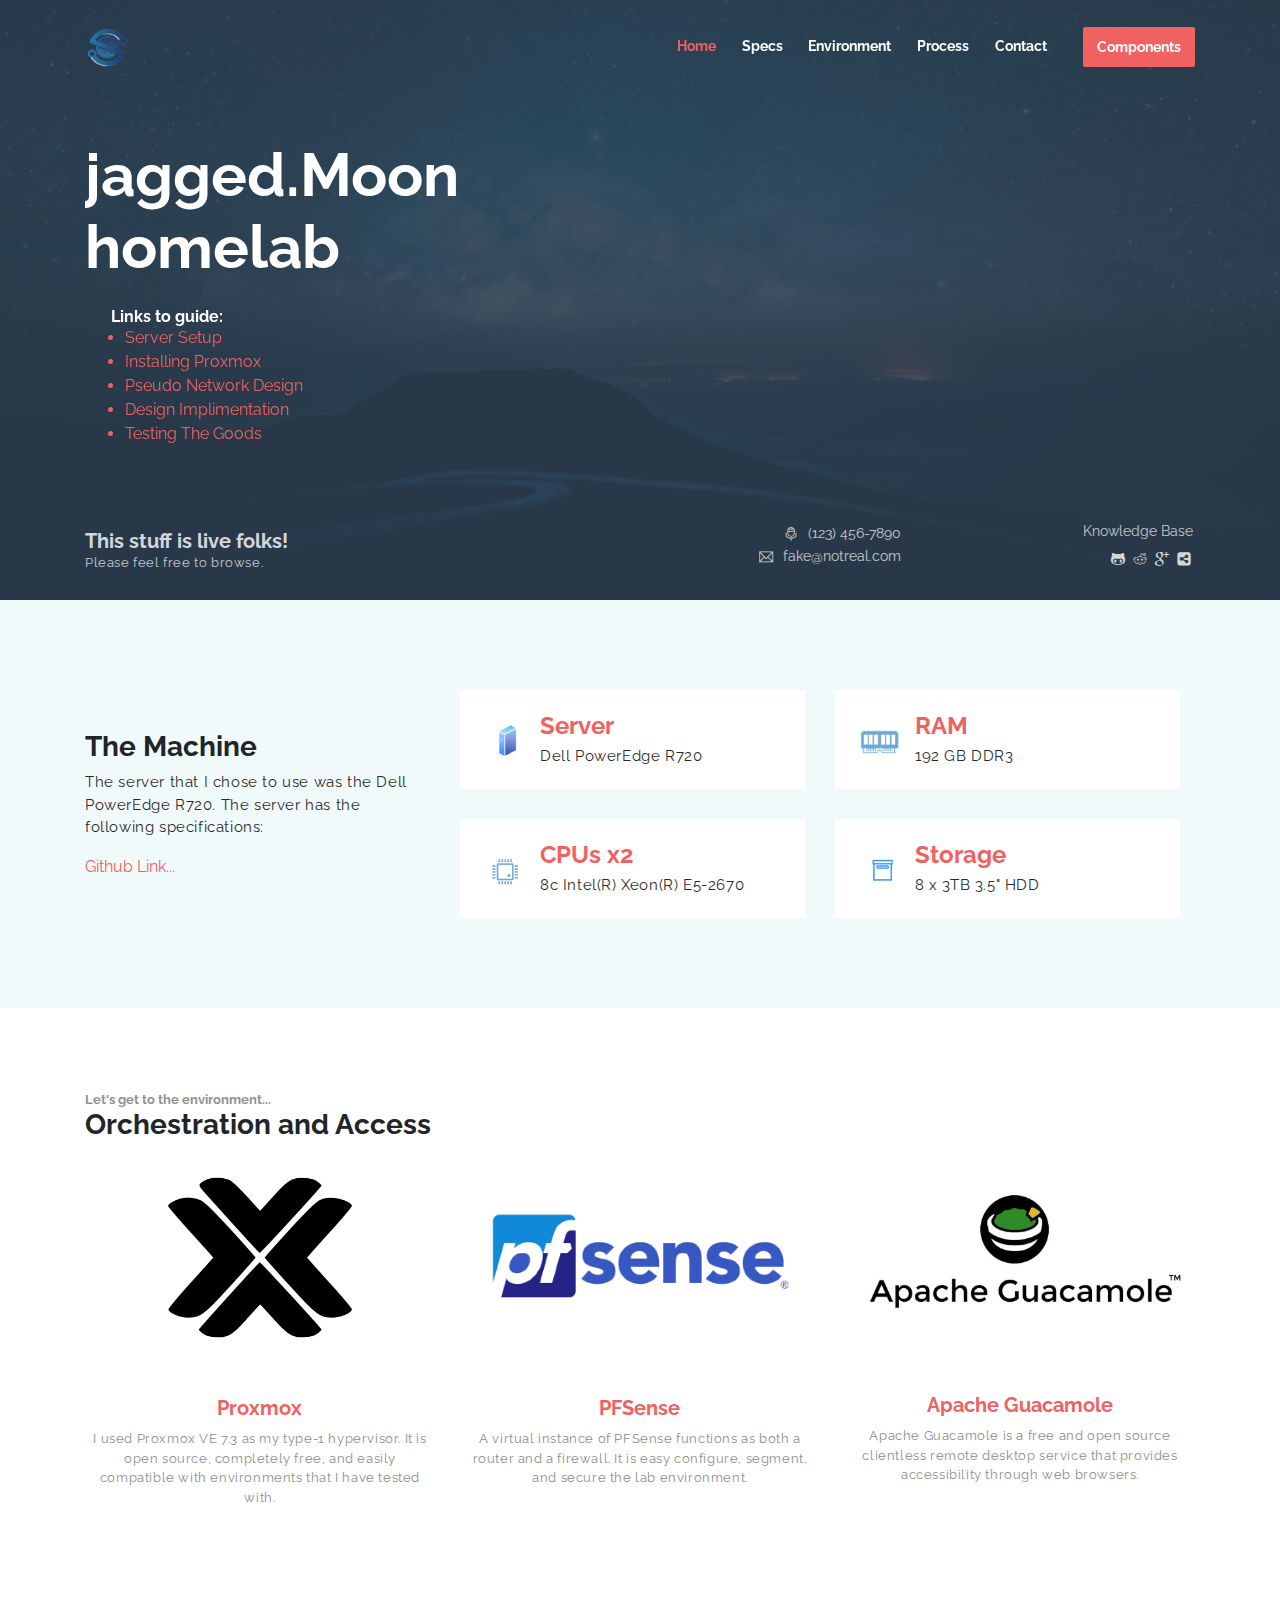
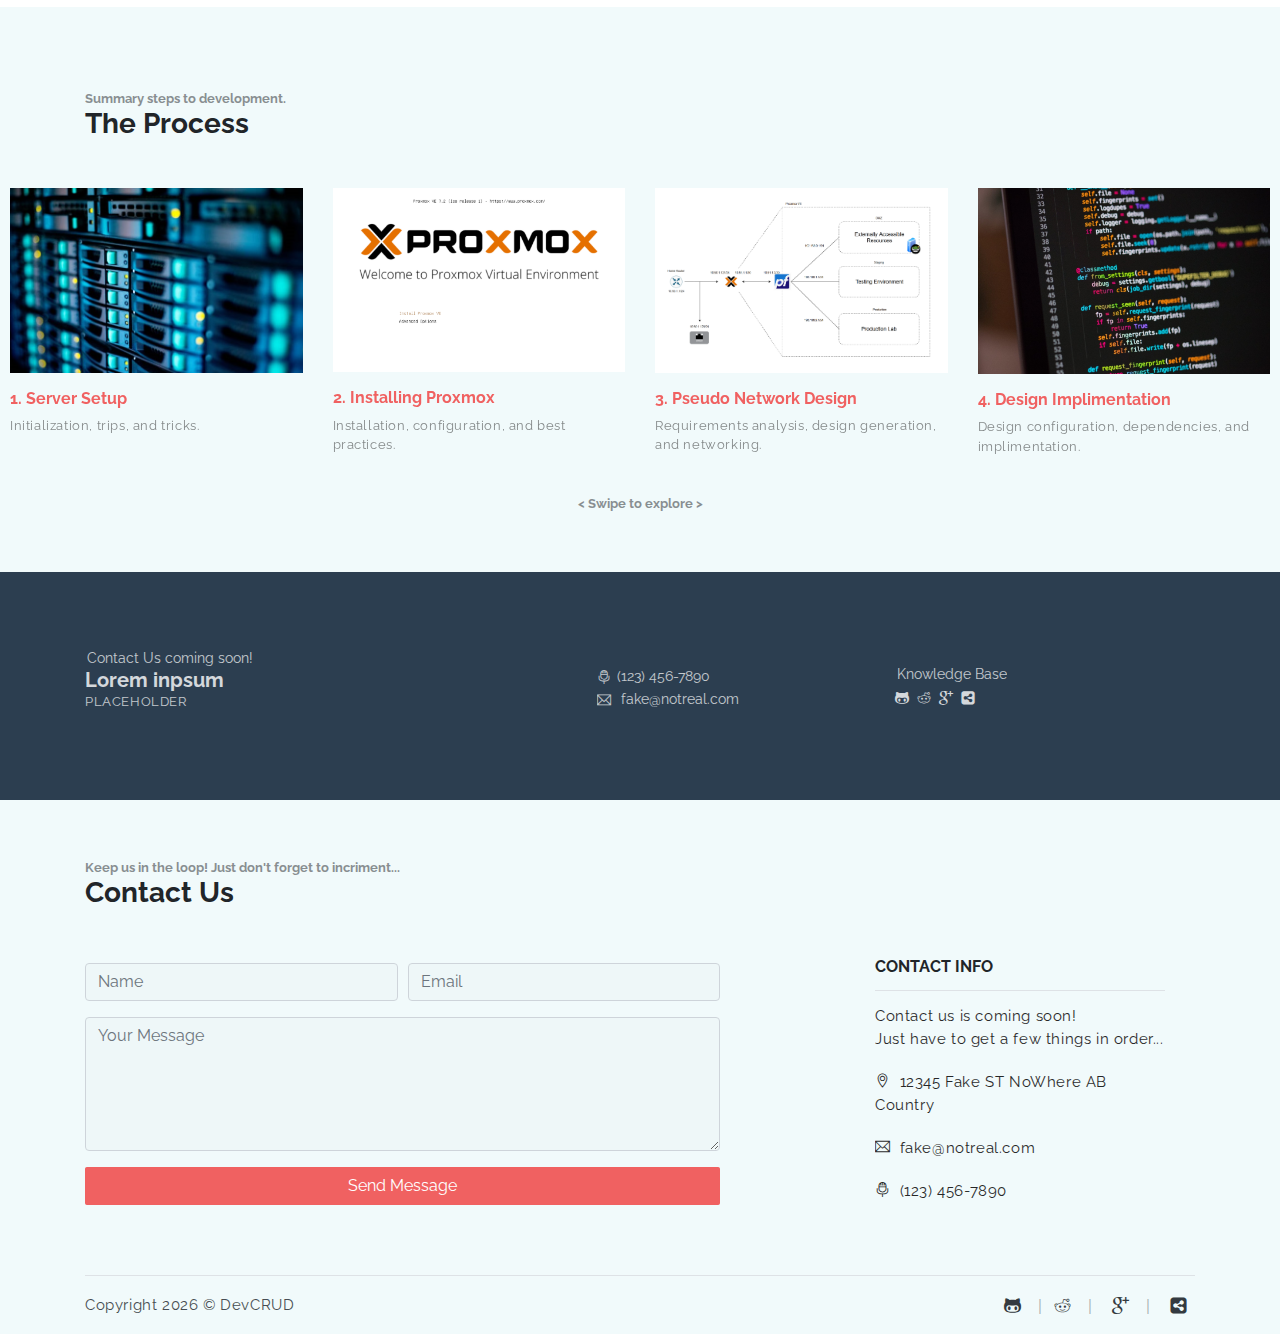
<file: index.html>
<!DOCTYPE html>
<html lang="en">
<head>
	<meta charset="utf-8">
    <meta name="viewport" content="width=device-width, initial-scale=1, shrink-to-fit=no">
    <meta name="description" content="Start your homelab with tips and tricks.">
    <meta name="author" content="jagged.Moon">
    <title>jagged.Moon landing page | Homelab</title>

    <!-- font icons -->
    <link rel="stylesheet" href="websiteDependencies/public_html/assets/vendors/themify-icons/css/themify-icons.css">
    
    <!-- owl carousel -->
    <link rel="stylesheet" href="websiteDependencies/public_html/assets/vendors/owl-carousel/css/owl.carousel.css">
    <link rel="stylesheet" href="websiteDependencies/public_html/assets/vendors/owl-carousel/css/owl.theme.default.css">

    <!-- Bootstrap + Ollie main styles -->
	<link rel="stylesheet" href="websiteDependencies/public_html/assets/css/ollie.css">

</head>
<link rel="icon" href="websiteDependencies/public_html/assets/imgs/logoTrim.png">
<body data-spy="scroll" data-target=".navbar" data-offset="40" id="home">

    <nav id="scrollspy" class="navbar navbar-light bg-light navbar-expand-lg fixed-top" data-spy="affix" data-offset-top="20">
        <div class="container">
            <a class="navbar-brand" href="#"><img src="websiteDependencies/public_html/assets/imgs/logoTrim.png" alt="" class="brand-img"></a>
            <button class="navbar-toggler" type="button" data-toggle="collapse" data-target="#navbarSupportedContent" aria-controls="navbarSupportedContent" aria-expanded="false" aria-label="Toggle navigation">
                <span class="navbar-toggler-icon"></span>
            </button>

            <div class="collapse navbar-collapse" id="navbarSupportedContent">
                <ul class="navbar-nav ml-auto">
                    <li class="nav-item">
                        <a class="nav-link" href="#home">Home</a>
                    </li>
                    <li class="nav-item">
                        <a class="nav-link" href="#specs">Specs</a>
                    </li>
                    <li class="nav-item">
                        <a class="nav-link" href="#environment">Environment</a>
                    </li>
                    <li class="nav-item">
                        <a class="nav-link" href="#process">Process</a>
                    </li>
                    <li class="nav-item">
                        <a class="nav-link" href="#contact">Contact</a>
                    </li>
                    <li class="nav-item ml-0 ml-lg-4">
                        <a class="nav-link btn btn-primary" href="websiteDependencies\public_html\components.html">Components</a>
                    </li>
                </ul>
            </div>
        </div>
    </nav>


    <header id="home" class="header">
        <div class="overlay"></div>

        <div id="header-carousel" class="carousel slide carousel-fade" data-ride="carousel">
            <div class="container">
                <div class="carousel-inner">
                    <div class="carousel-item active">
                        <div class="carousel-caption d-none d-md-block">
                            <h1 class="carousel-title">jagged.Moon<br> homelab</h1>
                            <!--Creation of index for users to navigate to tutorials-->
                            <h6 class="carousel-explain">Links to guide:</h6>
                            <ul>
                                <a href="websiteDependencies/server_setup.html"><li>Server Setup</li></a>
                                <a href="#yes"><li>Installing Proxmox</li></a>
                                <a href="#yes"><li>Pseudo Network Design</li></a>
                                <a href="#yes"><li>Design Implimentation</li></a>
                                <a href="#yes"><li>Testing The Goods</li></a>
                            </ul>
                        </div>
                    </div>
                </div>
            </div>
        </div>

        <div class="infos container mb-4 mb-md-2">
            <div class="title">
                <h5>This stuff is live folks!</h5>
                <p class="font-small">Please feel free to browse.</p>
            </div>
            <div class="socials text-right">
                <div class="row justify-content-between">
                    <div class="col">
                        <a class="d-block subtitle"><i class="ti-microphone pr-2"></i> (123) 456-7890</a>
                        <a class="d-block subtitle"><i class="ti-email pr-2"></i> fake@notreal.com</a>
                    </div>
                    <div class="col">
                        <h6 class="subtitle font-weight-normal mb-2">Knowledge Base</h6>
                        <div class="social-links">
                            <a href="https://github.com/jagged-Moon/jagged_Moon.github.io" class="link pr-1"><i class="ti-github"></i></a>
                            <a href="javascript:void(0)" class="link pr-1"><i class="ti-reddit"></i></a>
                            <a href="https://www.google.com/" class="link pr-1"><i class="ti-google"></i></a>
                            <a href="javascript:void(0)" class="link pr-1"><i class="ti-sharethis-alt"></i></a>
                        </div>
                    </div>
                </div>
            </div>
        </div>
    </header>

    <section class="section" id="specs">

        <div class="container">

            <div class="row align-items-center mr-auto">
                <div class="col-md-4">
                    <h3 class="section-title">The Machine</h3>
                    <p>The server that I chose to use was the Dell PowerEdge R720. The server has the following specifications: </p>
                    <a href="javascript:void(0)">Github Link...</a>
                </div>
                <div class="col-sm-6 col-md-4 ml-auto">
                    <div class="widget">
                        <div class="icon-wrapper">
                            <img class="card-img-custom" src="websiteDependencies/public_html/assets/imgs/Server.PNG">
                        </div>
                        <div class="infos-wrapper">
                            <h4 class="text-primary">Server</h4>
                            <p>Dell PowerEdge R720</p>
                        </div>
                    </div>
                    <div class="widget">
                        <div class="icon-wrapper">
                            <img class="card-img-custom" src="websiteDependencies/public_html/assets/imgs/CPU.PNG">
                        </div>
                        <div class="infos-wrapper">
                            <h4 class="text-primary">CPUs x2</h4>
                            <p>8c Intel(R) Xeon(R) E5-2670</p>
                        </div>
                    </div>
                </div>
                <div class="col-sm-6 col-md-4">
                    <div class="widget">
                        <div class="icon-wrapper">
                            <img class="card-img-custom" src="websiteDependencies/public_html/assets/imgs/RAM.PNG">
                        </div>
                        <div class="infos-wrapper">
                            <h4 class="text-primary">RAM</h4>
                            <p>192 GB DDR3</p>
                        </div>
                    </div>
                    <div class="widget">
                        <div class="icon-wrapper">
                            <img class="card-img-custom" src="websiteDependencies/public_html/assets/imgs/STORAGE.PNG">
                        </div>
                        <div class="infos-wrapper">
                            <h4 class="text-primary">Storage</h4>
                            <p>8 x 3TB 3.5" HDD</p>
                        </div>
                    </div>
                </div>
             </div>
        </div>
    </section>

    <section class="section" id="environment">
        <div class="container">
            </br>
            <h6 class="xs-font mb-0">Let's get to the environment...</h6>
            <h3 class="section-title mb-4">Orchestration and Access</h3>

            <div class="row text-center">
                <div class="col-lg-4">
                    <a href="javascript:void(0)" class="card border-0 text-dark">
                        <a href="https://proxmox.com/en/">
                            <img class="card-img-top" src="websiteDependencies/public_html/assets/imgs/proxmox.png">
                            <span class="card-body">
                                <h4 class="title mt-4">Proxmox</h4>
                                <p class="xs-font">I used Proxmox VE 7.3 as my type-1 hypervisor. It is open source, completely free, and easily compatible with environments that I have tested with.</p>
                            </span>
                        </a>
                    </a>
                </div>
                <div class="col-lg-4">
                    <a href="javascript:void(0)" class="card border-0 text-dark">
                        <a href="https://www.pfsense.org/download/">
                            <img class="card-img-top" src="websiteDependencies/public_html/assets/imgs/logo_pfsense.png">
                            <span class="card-body">
                                <h4 class="title mt-4">PFSense</h4>
                                <p class="xs-font">A virtual instance of PFSense functions as both a router and a firewall. It is easy configure, segment, and secure the lab environment.</p>
                            </span>
                        </a>
                </div>
                <div class="col-lg-4">
                    <a href="javascript:void(0)" class="card border-0 text-dark">
                        <a href="https://guacamole.apache.org/releases/">
                            <img class="card-img-top" src="websiteDependencies/public_html/assets/imgs/ApacheGuacamole.jpg">
                            <span class="card-body">
                                <h4 class="title mt-4">Apache Guacamole</h4>
                                <p class="xs-font">Apache Guacamole is a free and open source clientless remote desktop service that provides accessibility through web browsers.</p>
                            </span>
                        </a>
                </div>
            </div>
        </div>
    </section>

    <section class="section" id="process">
        </br>
        <div class="container">
            <h6 class="xs-font mb-0">Summary steps to development.</h6>
            <h3 class="section-title pb-4">The Process</h3>
        </div>

        <div id="owl-portfolio" class="owl-carousel owl-theme mt-4">
            <a href="javascript:void(0)" class="item expertises-item">
                <img src="websiteDependencies/public_html/assets/imgs/server.jpg" class="box-shadow">
                <h6 class="mt-3 mb-2">1. Server Setup</h6>
                <p class="xs-font">Initialization, trips, and tricks.</p>
            </a>
            <a href="javascript:void(0)" class="item expertises-item">
                <img src="websiteDependencies/public_html/assets/imgs/InstallingProxmox.png" class="box-shadow">
                <h6 class="mt-3 mb-2">2. Installing Proxmox</h6>
                <p class="xs-font">Installation, configuration, and best practices.</p>
            </a>
            <a href="javascript:void(0)" class="item expertises-item">
                <img src="websiteDependencies/public_html/assets/imgs/PsuedoNetwork.PNG" class="box-shadow">
                <h6 class="mt-3 mb-2">3. Pseudo Network Design</h6>
                <p class="xs-font">Requirements analysis, design generation, and networking.</p>
            </a>
            <a href="javascript:void(0)" class="item expertises-item">
                <img src="websiteDependencies/public_html/assets/imgs/Design_Implementation.jpg" class="box-shadow">
                <h6 class="mt-3 mb-2">4. Design Implimentation</h6>
                <p class="xs-font">Design configuration, dependencies, and implimentation.</p>
            </a>
            <a href="javascript:void(0)" class="item expertises-item">
                <img src="websiteDependencies/public_html/assets/imgs/KibanaDashboard.png" class="box-shadow">
                <h6 class="mt-3 mb-2">5. Testing The Goods</h6>
                <p class="xs-font">Testing and validation.</p>
            </a>
        </div>
        </br>
        <center><h6 class="xs-font mb-0">&lt Swipe to explore &gt</h6></center>
    </section>

    <section class="section bg-overlay">

        <div class="container">
            <div class="infos mb-4 mb-md-2">
            <div class="title">
                <h6 class="subtitle font-weight-normal">Contact Us coming soon!</h6>
                <h5>Lorem inpsum</h5>
                <p class="font-small">PLACEHOLDER</p>
            </div>
            <div class="socials">
                <div class="row justify-content-between">
                    <div class="col">
                        <a class="d-block subtitle"><i class="ti-microphone"></i>(123) 456-7890</a>
                        <a class="d-block subtitle"><i class="ti-email"></i> fake@notreal.com</a>
                    </div>
                    <div class="col">
                        <h6 class="subtitle font-weight-normal mb-1">Knowledge Base</h6>
                        <div class="social-links">
                            <!-- ti (Themify Icons) are links to standardized icons from Themify. Change the ti-class to change the icon. -->
                            <a href="https://github.com/jagged-Moon/jagged_Moon.github.io" class="link pr-1"><i class="ti-github"></i></a>
                            <a href="javascript:void(0)" class="link pr-1"><i class="ti-reddit"></i></a>
                            <a href="https://www.google.com/" class="link pr-1"><i class="ti-google"></i></a>
                            <a href="javascript:void(0)" class="link pr-1"><i class="ti-sharethis-alt"></i></a>
                        </div>
                    </div>
                </div>
            </div>
        </div> 
        </div>
    </section>

    <section id="contact" class="section pb-0">

        <div class="container">
            <h6 class="xs-font mb-0">Keep us in the loop! Just don't forget to incriment...</h6>
            <h3 class="section-title mb-5">Contact Us</h3>

            <div class="row align-items-center justify-content-between">
                <div class="col-md-8 col-lg-7">

                    <form class="contact-form">
                        <div class="form-row">
                            <div class="col form-group">
                                <input type="text" class="form-control" placeholder="Name">
                            </div>
                            <div class="col form-group">
                                <input type="email" class="form-control" placeholder="Email">
                            </div>
                        </div>
                        <div class="form-group">
                            <textarea name="" id="" cols="30" rows="5" class="form-control" placeholder="Your Message"></textarea>
                        </div>
                        <div class="form-group">
                            <input type="submit" class="btn btn-primary btn-block" value="Send Message">
                        </div>
                    </form>
                </div>
                <div class="col-md-4 d-none d-md-block order-1">
                    <ul class="list">
                        <li class="list-head">
                            <h6>CONTACT INFO</h6>
                        </li>
                        <li class="list-body">
                            <p class="py-2">Contact us is coming soon! <br /> Just have to get a few things in order...</p>
                            <p class="py-2"><i class="ti-location-pin"></i> 12345 Fake ST NoWhere AB Country</p>
                            <p class="py-2"><i class="ti-email"></i>  fake@notreal.com</p>
                            <p class="py-2"><i class="ti-microphone"></i> (123) 456-7890</p>

                        </li>
                    </ul> 
                </div>
            </div>

            <footer class="footer mt-5 border-top">
                <div class="row align-items-center justify-content-center">
                    <div class="col-md-6 text-center text-md-left">
                        <p class="mb-0">Copyright <script>document.write(new Date().getFullYear())</script> &copy; <a target="_blank" href="http://www.devcrud.com">DevCRUD</a></p>
                    </div>
                    <div class="col-md-6 text-center text-md-right">
                        <div class="social-links">
                            <a href="javascript:void(0)" class="link"><i class="ti-github"></i></a>
                            <a href="javascript:void(0)" class="link"><i class="ti-reddit"></i></a>
                            <a href="javascript:void(0)" class="link"><i class="ti-google"></i></a>
                            <a href="javascript:void(0)" class="link"><i class="ti-sharethis-alt"></i></a>
                        </div>
                    </div>
                </div> 
            </footer>
        </div>
    </section>
	
	<!-- core  -->
    <script src="websiteDependencies/public_html/assets/vendors/jquery/jquery-3.4.1.js"></script>
    <script src="websiteDependencies/public_html/assets/vendors/bootstrap/bootstrap.bundle.js"></script>

    <!-- bootstrap 3 affix -->
	<script src="websiteDependencies/public_html/assets/vendors/bootstrap/bootstrap.affix.js"></script>
    
    <!-- Owl carousel  -->
    <script src="websiteDependencies/public_html/assets/vendors/owl-carousel/js/owl.carousel.js"></script>


    <!-- Ollie js -->
    <script src="websiteDependencies/public_html/assets/js/ollie.js"></script>

</body>
</html>
</file>
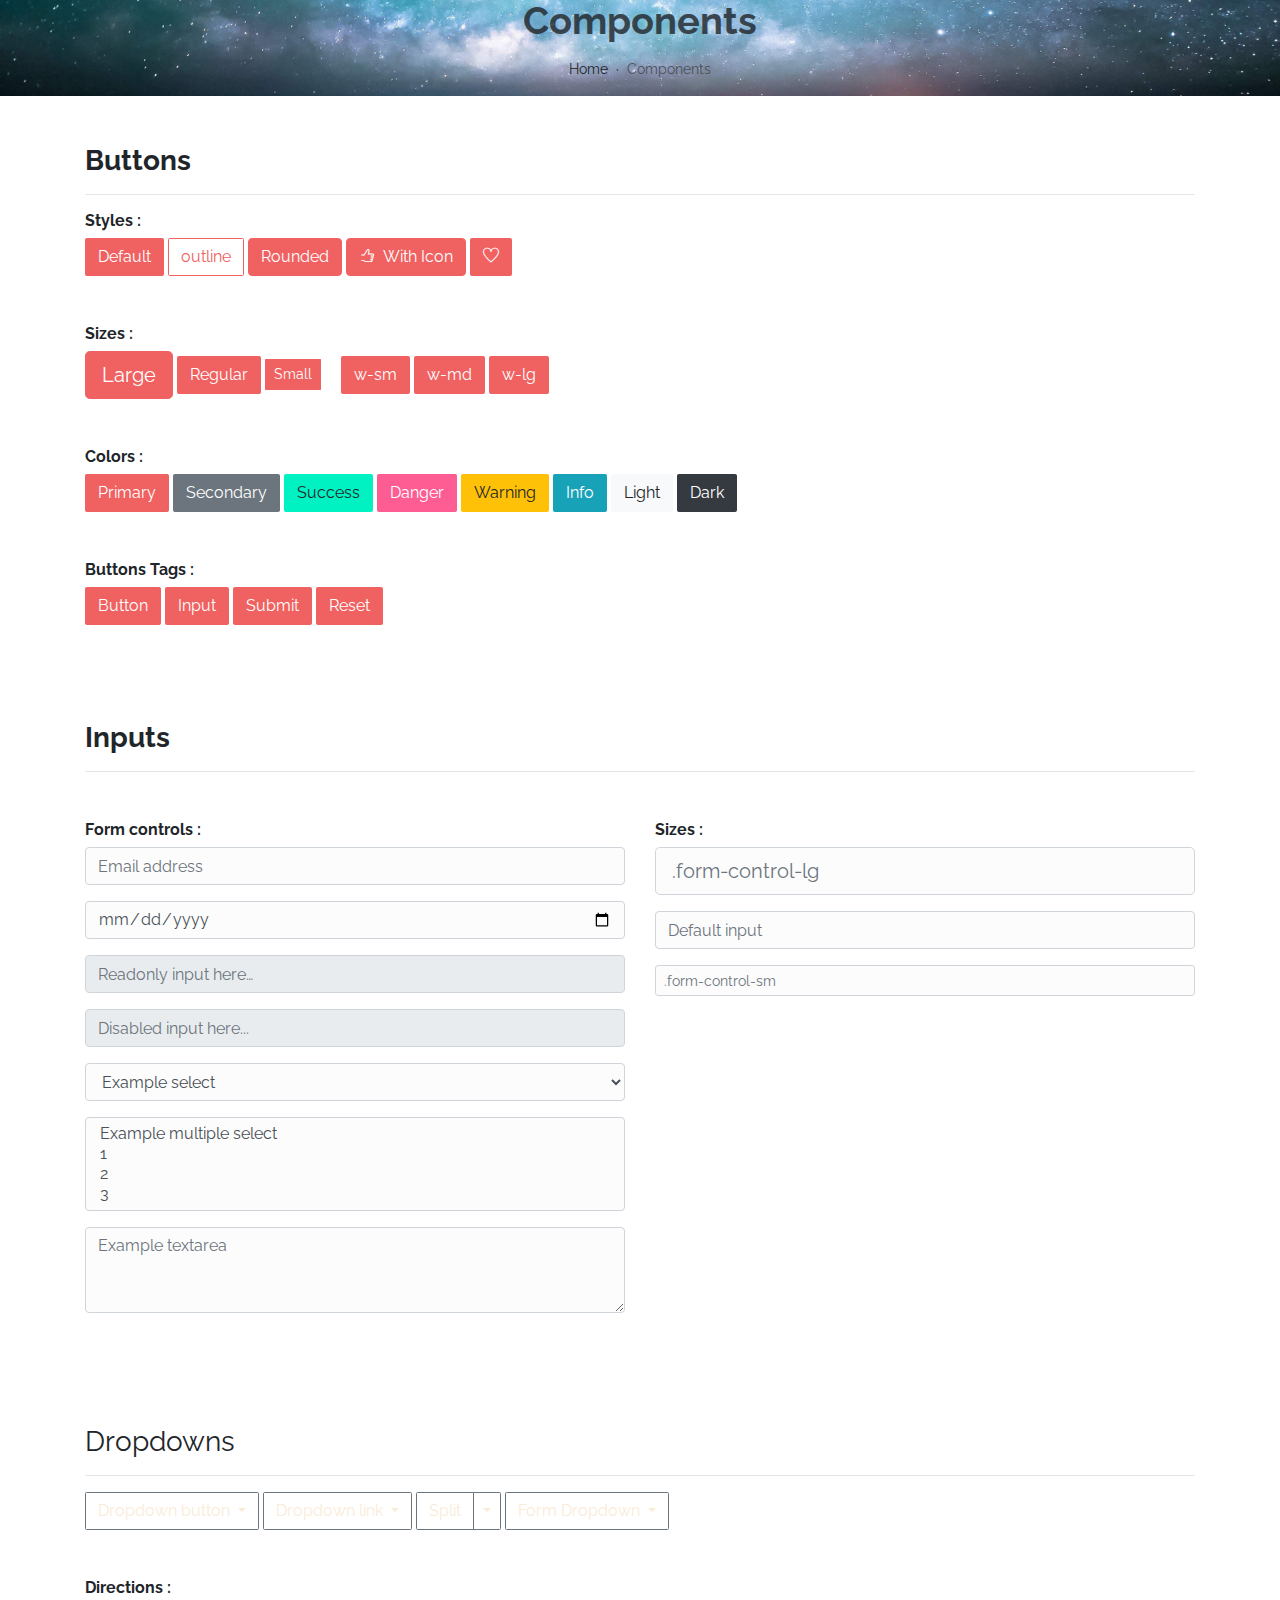
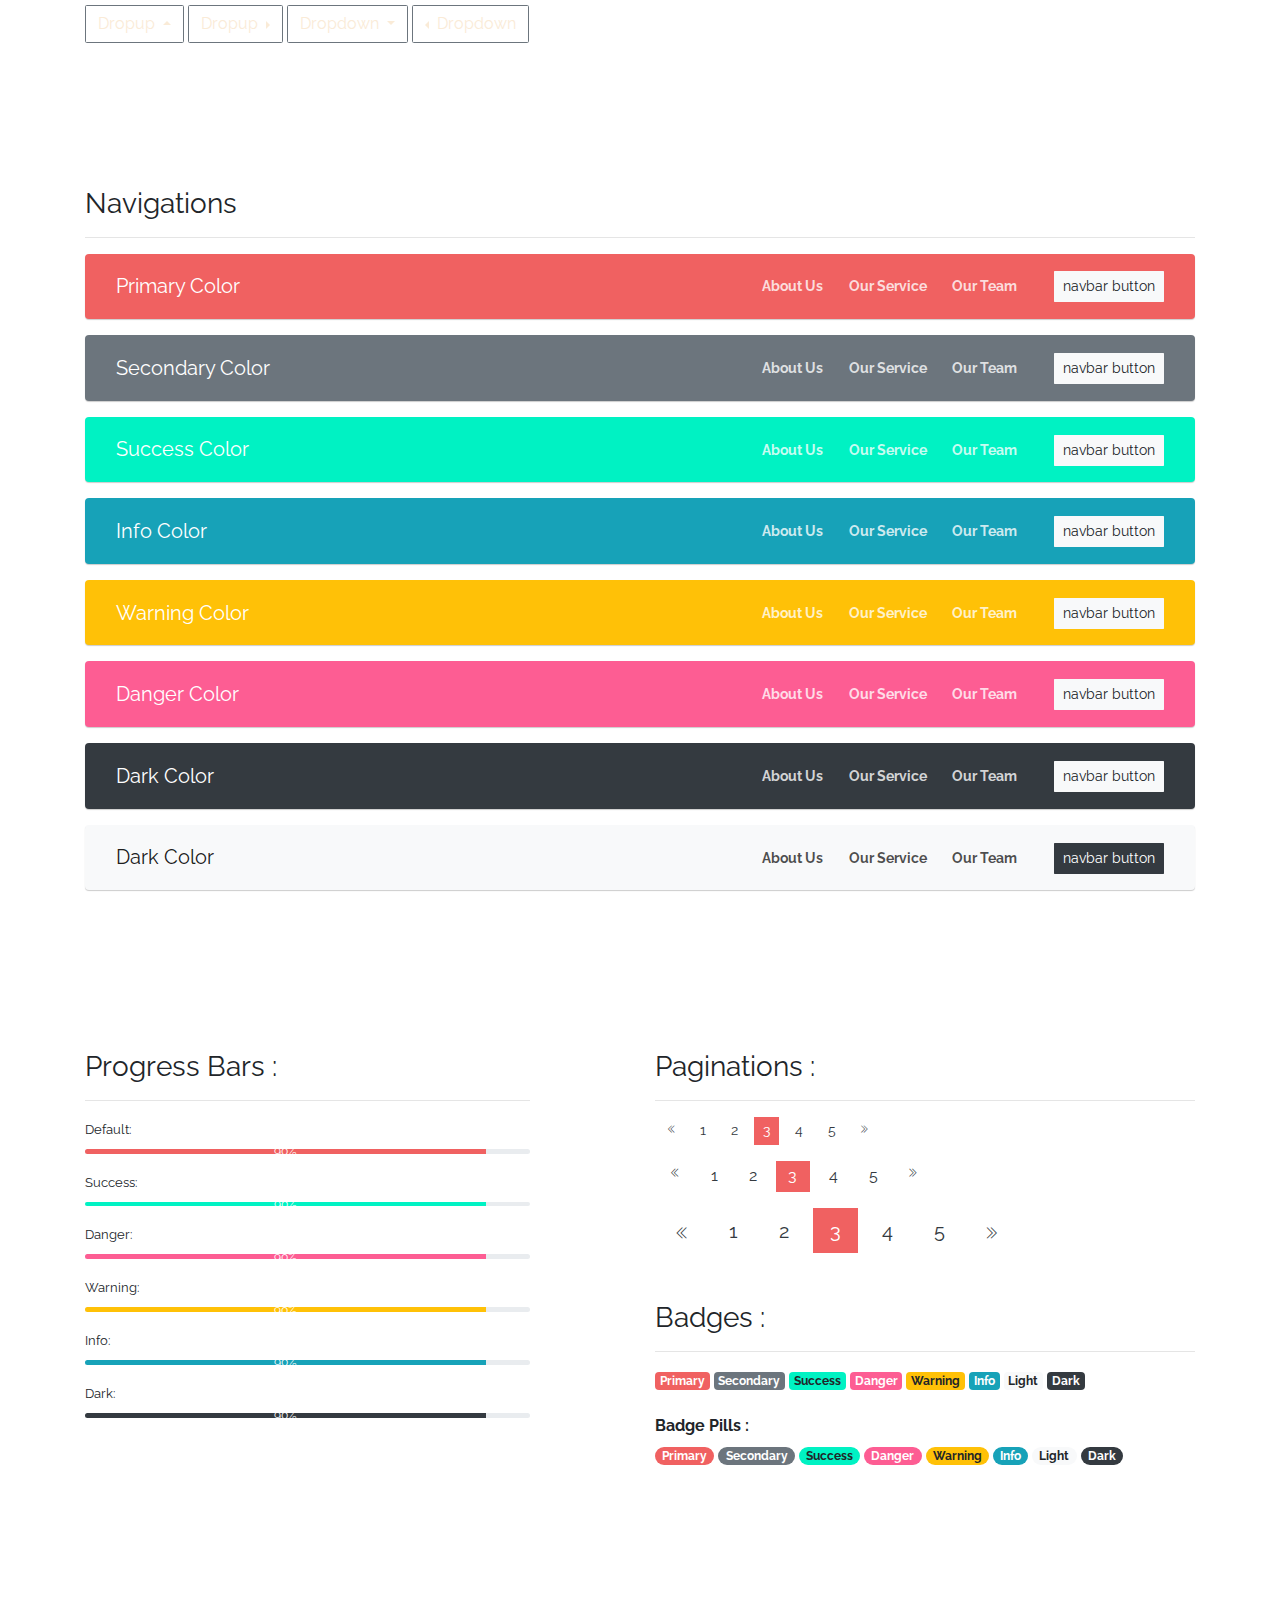
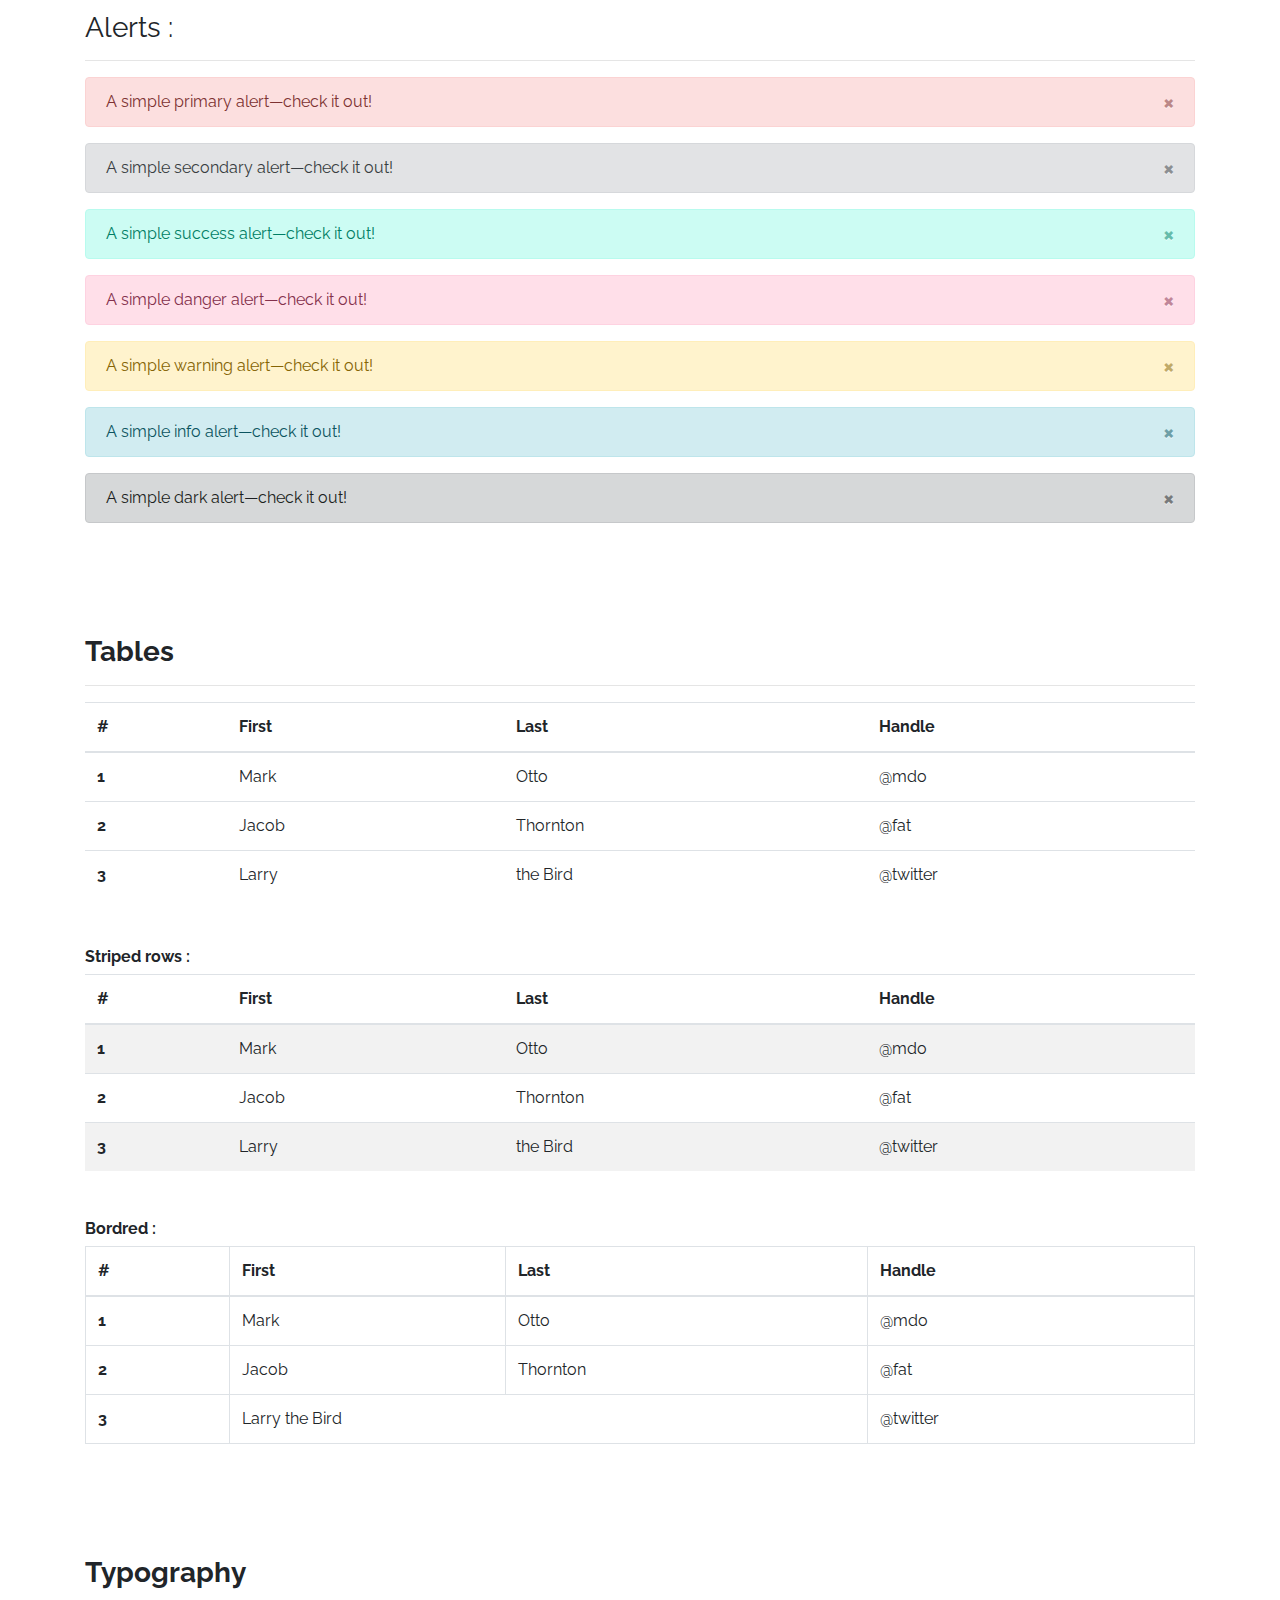
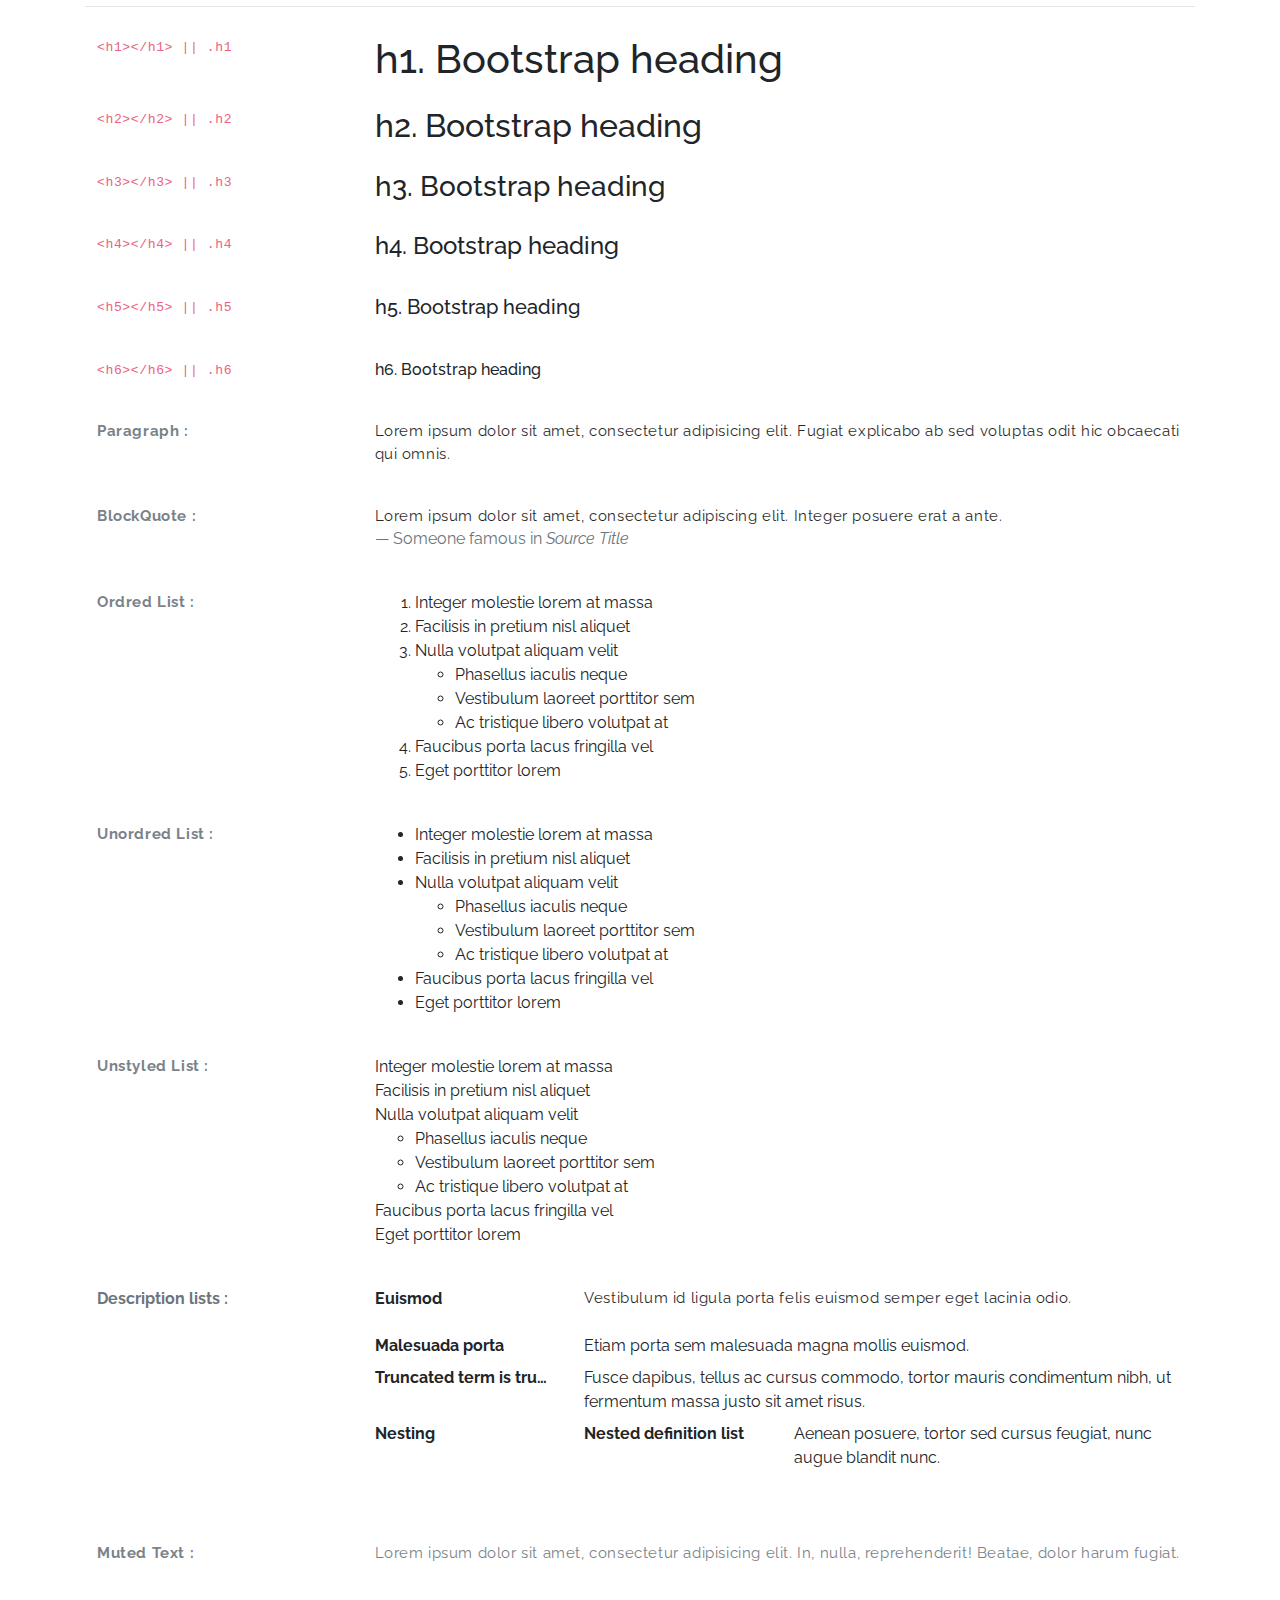
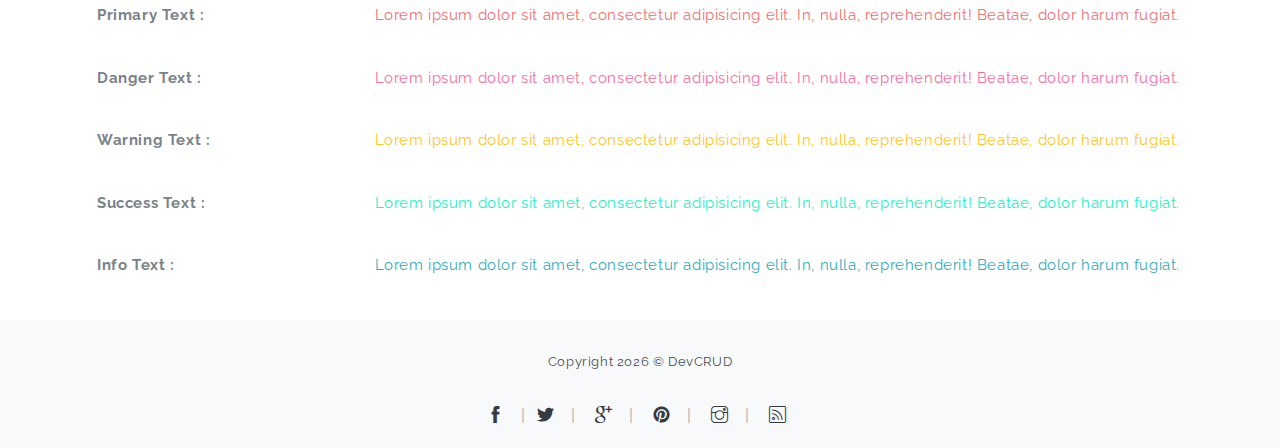
<file: websiteDependencies/public_html/components.html>
<!DOCTYPE html>
<html lang="en">
<head>
   <meta charset="utf-8">
    <meta name="viewport" content="width=device-width, initial-scale=1, shrink-to-fit=no">
    <meta name="description" content="Start your development with Ollie landing page.">
    <meta name="author" content="Devcrud">
    <title>Ollie Landing page | Components</title>
   <!-- font icons -->
   <link rel="stylesheet" href="assets/vendors/themify-icons/css/themify-icons.css">
   <!-- Bootstrap + Steller  -->
   <link rel="stylesheet" href="assets/css/ollie.css">
</head>
<body>

   <!-- Page Header -->
   <header class="header header-mini"> 
      <div class="header-title">Components</div> 
      <nav aria-label="breadcrumb">
         <ol class="breadcrumb">
            <li class="breadcrumb-item"><a href="/">Home</a></li>
            <li class="breadcrumb-item active" aria-current="page">Components</li>
         </ol>
      </nav>
   </header> <!-- End Of Page Header -->

   <!-- main content -->
   <div class="container">

      <!-- Buttons -->
      <h3 class="mt-5">Buttons</h3>
      <hr>
      <h6 class="section-secondary-title">Styles :</h6>
      <button class="btn btn-primary">Default</button>
      <button class="btn btn-outline-primary">outline</button>
      <button class="btn btn-primary rounded">Rounded</button>
      <button class="btn btn-primary rounded"><i class="ti-thumb-up pr-1"></i> With Icon</button>
      <button class="btn btn-primary circle"><i class="ti-heart"></i></button>

      <h6 class="section-secondary-title mt-5">Sizes :</h6>
      <button class="btn btn-primary btn-lg">Large</button>
      <button class="btn btn-primary ">Regular</button>
      <button class="btn btn-primary btn-sm">Small</button>
      <button class="btn btn-primary w-sm ml-3">w-sm</button>
      <button class="btn btn-primary w-md">w-md</button>
      <button class="btn btn-primary w-lg">w-lg</button>

      <h6 class="section-secondary-title mt-5">Colors :</h6>          
      <button type="button" class="btn btn-primary">Primary</button>
      <button type="button" class="btn btn-secondary">Secondary</button>
      <button type="button" class="btn btn-success">Success</button>
      <button type="button" class="btn btn-danger">Danger</button>
      <button type="button" class="btn btn-warning">Warning</button>
      <button type="button" class="btn btn-info">Info</button>
      <button type="button" class="btn btn-light">Light</button>
      <button type="button" class="btn btn-dark">Dark</button>

      <h6 class="section-secondary-title mt-5">Buttons Tags :</h6>
      <button class="btn btn-primary" type="submit">Button</button>
      <input class="btn btn-primary" type="button" value="Input">
      <input class="btn btn-primary" type="submit" value="Submit">
      <input class="btn btn-primary" type="reset" value="Reset">
      
      <!-- devider -->
      <div class="py-5"></div>

      <!-- Inputs -->
      <h3>Inputs</h3>
      <hr>
      <div class="row mt-5">
         <div class="col-md-6">
            <h6 class="section-secondary-title">Form controls :</h6>        
            <div class="form-group">
               <input type="email" class="form-control" id="exampleFormControlInput1" placeholder="Email address">
            </div>
            <div class="form-group">
               <input type="date" class="form-control" id="exampleFormControlInput1" placeholder="Date">
            </div>
            <div class="form-group">
               <input class="form-control" type="text" placeholder="Readonly input here…" readonly>
            </div>
            <div class="form-group">
               <input class="form-control" id="disabledInput" type="text" placeholder="Disabled input here..." disabled>
            </div>
            <div class="form-group">
               <select class="form-control" id="exampleFormControlSelect1">
                  <option>Example select</option>
                  <option>1</option>
                  <option>2</option>
                  <option>3</option>
                  <option>4</option>
                  <option>5</option>
               </select>
            </div>
            <div class="form-group">
               <select multiple class="form-control" id="exampleFormControlSelect2">
                  <option>Example multiple select</option>
                  <option>1</option>
                  <option>2</option>
                  <option>3</option>
                  <option>4</option>
                  <option>5</option>
               </select>
            </div>
            <div class="form-group">
               <textarea class="form-control" id="exampleFormControlTextarea1" rows="3" placeholder="Example textarea"></textarea>
            </div>
         </div>
         <div class="col-md-6">
            <h6 class="section-secondary-title">Sizes :</h6>    
            <div class="form-group">
               <input class="form-control form-control-lg" type="text" placeholder=".form-control-lg">             
            </div>
            <div class="form-group">
               <input class="form-control" type="text" placeholder="Default input">
            </div>
            <div class="form-group">
               <input class="form-control form-control-sm" type="text" placeholder=".form-control-sm"> 
            </div>
         </div>
      </div> <!-- end of inputs -->   

      <!-- devider -->
      <div class="py-5"></div>             

      <!-- Dropdowns -->
      <h3 class="components-section-title font-weight-normal">Dropdowns</h3>
      <hr>
      <div class="dropdown d-inline-block">
         <button class="btn btn-outline-secondary dropdown-toggle" type="button" id="dropdownMenuButton" data-toggle="dropdown" aria-haspopup="true" aria-expanded="false">
         Dropdown button
         </button>
         <div class="dropdown-menu" aria-labelledby="dropdownMenuButton">
         <a class="dropdown-item" href="#">Action</a>
         <a class="dropdown-item" href="#">Another action</a>
         <a class="dropdown-item" href="#">Something else here</a>
         </div>
      </div>
      <div class="dropdown d-inline-block">
         <a class="btn btn-outline-secondary dropdown-toggle" href="#" role="button" id="dropdownMenuLink" data-toggle="dropdown" aria-haspopup="true" aria-expanded="false">
            Dropdown link
         </a>
         <div class="dropdown-menu" aria-labelledby="dropdownMenuLink">
            <a class="dropdown-item" href="#">Action</a>
            <a class="dropdown-item" href="#">Another action</a>
            <a class="dropdown-item" href="#">Something else here</a>
         </div>
      </div>
      <div class="btn-group">
         <button type="button" class="btn btn-outline-secondary">Split</button>
         <button type="button" class="btn btn-outline-secondary dropdown-toggle dropdown-toggle-split" data-toggle="dropdown" aria-haspopup="true" aria-expanded="false">
         <span class="sr-only">Toggle Dropdown</span>
         </button>
         <div class="dropdown-menu">
            <a class="dropdown-item" href="#">Action</a>
            <a class="dropdown-item" href="#">Another action</a>
            <a class="dropdown-item" href="#">Something else here</a>
            <div class="dropdown-divider"></div>
            <a class="dropdown-item" href="#">Separated link</a>
         </div>
      </div>
      <div class="btn-group">
         <button class="btn btn-outline-secondary dropdown-toggle" type="button" id="dropdownMenuButton" data-toggle="dropdown" aria-haspopup="true" aria-expanded="false">
            Form Dropdown
         </button>
         <div class="dropdown-menu form">
            <form class="px-4 py-3">
               <div class="form-group">
                  <input type="email" class="form-control" id="exampleDropdownFormEmail1" placeholder="email@example.com">
               </div>
               <div class="form-group">
                  <input type="password" class="form-control" id="exampleDropdownFormPassword1" placeholder="Password">
               </div>
               <div class="form-check mb-3">
                  <input type="checkbox" class="form-check-input" id="dropdownCheck">
                  <label class="form-check-label" for="dropdownCheck">
                     Remember me
                  </label>
               </div>
               <button type="submit" class="btn btn-primary btn-block">Sign in</button>
            </form>
            <div class="dropdown-divider"></div>
            <a class="dropdown-item" href="#"><small>New around here? Sign up</small></a>
            <a class="dropdown-item" href="#"><small>Forgot password?</small></a>
         </div>
      </div>       
      <h6 class="section-secondary-title mt-5">Directions :</h6>  
      <div class="btn-group dropup">
         <button type="button" class="btn btn-outline-secondary dropdown-toggle" data-toggle="dropdown" aria-haspopup="true" aria-expanded="false">
            Dropup
         </button>
         <div class="dropdown-menu">
            <a class="dropdown-item" href="#">Action</a>
            <a class="dropdown-item" href="#">Another action</a>
            <a class="dropdown-item" href="#">Something else here</a>
            <div class="dropdown-divider"></div>
            <a class="dropdown-item" href="#">Separated link</a>
         </div>
      </div>
      <div class="btn-group dropright">
         <button type="button" class="btn btn-outline-secondary dropdown-toggle" data-toggle="dropdown" aria-haspopup="true" aria-expanded="false">
            Dropup
         </button>
         <div class="dropdown-menu">
            <a class="dropdown-item" href="#">Action</a>
            <a class="dropdown-item" href="#">Another action</a>
            <a class="dropdown-item" href="#">Something else here</a>
            <div class="dropdown-divider"></div>
            <a class="dropdown-item" href="#">Separated link</a>
         </div>
      </div>
      <div class="btn-group">
         <button type="button" class="btn btn-outline-secondary dropdown-toggle" data-toggle="dropdown" aria-haspopup="true" aria-expanded="false">
            Dropdown
         </button>
         <div class="dropdown-menu">
            <a class="dropdown-item" href="#">Action</a>
            <a class="dropdown-item" href="#">Another action</a>
            <a class="dropdown-item" href="#">Something else here</a>
            <div class="dropdown-divider"></div>
            <a class="dropdown-item" href="#">Separated link</a>
         </div>
      </div>
      <div class="btn-group dropleft">
         <button type="button" class="btn btn-outline-secondary dropdown-toggle" data-toggle="dropdown" aria-haspopup="true" aria-expanded="false">
            Dropdown
         </button>
         <div class="dropdown-menu">
            <a class="dropdown-item" href="#">Action</a>
            <a class="dropdown-item" href="#">Another action</a>
            <a class="dropdown-item" href="#">Something else here</a>
            <div class="dropdown-divider"></div>
            <a class="dropdown-item" href="#">Separated link</a>
         </div>
      </div> <!-- end of Dropdowns -->  

      <!-- devider -->
      <div class="py-5"></div>   

      <!-- navbars -->
      <h3 class="components-section-title font-weight-normal mt-5">Navigations</h3>
      <hr>
      <nav class="navbar navbar-expand-sm navbar-dark bg-primary rounded shadow mb-3">
         <div class="container">
            <a class="navbar-brand" href="#">Primary Color</a>
            <button class="navbar-toggler ml-auto" type="button" data-toggle="collapse" data-target="#navbarSupportedContent" aria-controls="navbarSupportedContent" aria-expanded="false" aria-label="Toggle navigation">
            <span class="navbar-toggler-icon"></span>
            </button>
            <div class="collapse navbar-collapse" id="navbarSupportedContent">
               <ul class="navbar-nav ml-auto"> 
                  <li class="nav-item">
                     <a class="nav-link" href="#about">About Us</a>
                  </li>
                  <li class="nav-item">
                     <a class="nav-link" href="#service">Our Service</a>
                  </li>
                  <li class="nav-item">
                     <a class="nav-link" href="#team">Our Team</a>
                  </li>
                  <li class="nav-item">
                     <a href="#book-table" class="ml-4 mt-1 btn btn-light btn-sm">navbar button</a>
                  </li>
               </ul>                       
            </div>
         </div>
      </nav>
      <nav class="navbar navbar-expand-sm navbar-dark bg-secondary rounded shadow mb-3">
         <div class="container">
            <a class="navbar-brand" href="#">Secondary Color</a>
            <button class="navbar-toggler ml-auto" type="button" data-toggle="collapse" data-target="#navbarSupportedContent" aria-controls="navbarSupportedContent" aria-expanded="false" aria-label="Toggle navigation">
            <span class="navbar-toggler-icon"></span>
            </button>
            <div class="collapse navbar-collapse" id="navbarSupportedContent">
               <ul class="navbar-nav ml-auto"> 
                  <li class="nav-item">
                     <a class="nav-link" href="#about">About Us</a>
                  </li>
                  <li class="nav-item">
                     <a class="nav-link" href="#service">Our Service</a>
                  </li>
                  <li class="nav-item">
                     <a class="nav-link" href="#team">Our Team</a>
                  </li>
                  <li class="nav-item">
                     <a href="#book-table" class="ml-4 mt-1 btn btn-light btn-sm">navbar button</a>
                  </li>
               </ul>                       
            </div>
         </div>
      </nav>
      <nav class="navbar navbar-expand-sm navbar-dark bg-success rounded shadow mb-3">
         <div class="container">
            <a class="navbar-brand" href="#">Success Color</a>
            <button class="navbar-toggler ml-auto" type="button" data-toggle="collapse" data-target="#navbarSupportedContent" aria-controls="navbarSupportedContent" aria-expanded="false" aria-label="Toggle navigation">
            <span class="navbar-toggler-icon"></span>
            </button>
            <div class="collapse navbar-collapse" id="navbarSupportedContent">
               <ul class="navbar-nav ml-auto"> 
                  <li class="nav-item">
                     <a class="nav-link" href="#about">About Us</a>
                  </li>
                  <li class="nav-item">
                     <a class="nav-link" href="#service">Our Service</a>
                  </li>
                  <li class="nav-item">
                     <a class="nav-link" href="#team">Our Team</a>
                  </li>
                  <li class="nav-item">
                     <a href="#book-table" class="ml-4 mt-1 btn btn-light btn-sm">navbar button</a>
                  </li>
               </ul>                       
            </div>
         </div>
      </nav>
      <nav class="navbar navbar-expand-sm navbar-dark bg-info rounded shadow mb-3">
         <div class="container">
            <a class="navbar-brand" href="#">Info Color</a>
            <button class="navbar-toggler ml-auto" type="button" data-toggle="collapse" data-target="#navbarSupportedContent" aria-controls="navbarSupportedContent" aria-expanded="false" aria-label="Toggle navigation">
            <span class="navbar-toggler-icon"></span>
            </button>
            <div class="collapse navbar-collapse" id="navbarSupportedContent">
               <ul class="navbar-nav ml-auto"> 
                  <li class="nav-item">
                     <a class="nav-link" href="#about">About Us</a>
                  </li>
                  <li class="nav-item">
                     <a class="nav-link" href="#service">Our Service</a>
                  </li>
                  <li class="nav-item">
                     <a class="nav-link" href="#team">Our Team</a>
                  </li>
                  <li class="nav-item">
                     <a href="#book-table" class="ml-4 mt-1 btn btn-light btn-sm">navbar button</a>
                  </li>
               </ul>                       
            </div>
         </div>
      </nav>
      <nav class="navbar navbar-expand-sm navbar-dark bg-warning rounded shadow mb-3">
         <div class="container">
            <a class="navbar-brand" href="#">Warning Color</a>
            <button class="navbar-toggler ml-auto" type="button" data-toggle="collapse" data-target="#navbarSupportedContent" aria-controls="navbarSupportedContent" aria-expanded="false" aria-label="Toggle navigation">
            <span class="navbar-toggler-icon"></span>
            </button>
            <div class="collapse navbar-collapse" id="navbarSupportedContent">
               <ul class="navbar-nav ml-auto"> 
                  <li class="nav-item">
                     <a class="nav-link" href="#about">About Us</a>
                  </li>
                  <li class="nav-item">
                     <a class="nav-link" href="#service">Our Service</a>
                  </li>
                  <li class="nav-item">
                     <a class="nav-link" href="#team">Our Team</a>
                  </li>
                  <li class="nav-item">
                     <a href="#book-table" class="ml-4 mt-1 btn btn-light btn-sm">navbar button</a>
                  </li>
               </ul>                       
            </div>
         </div>
      </nav>
      <nav class="navbar navbar-expand-sm navbar-dark bg-danger rounded shadow mb-3">
         <div class="container">
            <a class="navbar-brand" href="#">Danger Color</a>
            <button class="navbar-toggler ml-auto" type="button" data-toggle="collapse" data-target="#navbarSupportedContent" aria-controls="navbarSupportedContent" aria-expanded="false" aria-label="Toggle navigation">
            <span class="navbar-toggler-icon"></span>
            </button>
            <div class="collapse navbar-collapse" id="navbarSupportedContent">
               <ul class="navbar-nav ml-auto"> 
                  <li class="nav-item">
                     <a class="nav-link" href="#about">About Us</a>
                  </li>
                  <li class="nav-item">
                     <a class="nav-link" href="#service">Our Service</a>
                  </li>
                  <li class="nav-item">
                     <a class="nav-link" href="#team">Our Team</a>
                  </li>
                  <li class="nav-item">
                     <a href="#book-table" class="ml-4 mt-1 btn btn-light btn-sm">navbar button</a>
                  </li>
               </ul>                       
            </div>
         </div>
      </nav>
      <nav class="navbar navbar-expand-sm navbar-dark bg-dark rounded shadow mb-3">
         <div class="container">
            <a class="navbar-brand" href="#">Dark Color</a>
            <button class="navbar-toggler ml-auto" type="button" data-toggle="collapse" data-target="#navbarSupportedContent" aria-controls="navbarSupportedContent" aria-expanded="false" aria-label="Toggle navigation">
            <span class="navbar-toggler-icon"></span>
            </button>
            <div class="collapse navbar-collapse" id="navbarSupportedContent">
               <ul class="navbar-nav ml-auto"> 
                  <li class="nav-item">
                     <a class="nav-link" href="#about">About Us</a>
                  </li>
                  <li class="nav-item">
                     <a class="nav-link" href="#service">Our Service</a>
                  </li>
                  <li class="nav-item">
                     <a class="nav-link" href="#team">Our Team</a>
                  </li>
                  <li class="nav-item">
                     <a href="#book-table" class="ml-4 mt-1 btn btn-light btn-sm">navbar button</a>
                  </li>
               </ul>                       
            </div>
         </div>
      </nav>
      <nav class="navbar navbar-expand-sm navbar-light bg-light rounded shadow mb-3">
         <div class="container">
            <a class="navbar-brand" href="#">Dark Color</a>
            <button class="navbar-toggler ml-auto" type="button" data-toggle="collapse" data-target="#navbarSupportedContent" aria-controls="navbarSupportedContent" aria-expanded="false" aria-label="Toggle navigation">
            <span class="navbar-toggler-icon"></span>
            </button>
            <div class="collapse navbar-collapse" id="navbarSupportedContent">
               <ul class="navbar-nav ml-auto"> 
                  <li class="nav-item">
                     <a class="nav-link" href="#about">About Us</a>
                  </li>
                  <li class="nav-item">
                     <a class="nav-link" href="#service">Our Service</a>
                  </li>
                  <li class="nav-item">
                     <a class="nav-link" href="#team">Our Team</a>
                  </li>
                  <li class="nav-item">
                     <a href="#book-table" class="ml-4 mt-1 btn btn-dark btn-sm">navbar button</a>
                  </li>
               </ul>                       
            </div>
         </div>
      </nav>
      <!-- End of navbars -->

      <!-- devider -->
      <div class="py-5"></div>   
      
      <!-- progress bars -->
      <div class="row justify-content-between">
         <div class="col-md-5">
            <h3 class="components-section-title font-weight-normal mt-5">Progress Bars :</h3>
            <hr>
            <small>Default: </small>
            <div class="progress mt-2 mb-3">
               <div class="progress-bar" role="progressbar" style="width: 90%" aria-valuenow="25" aria-valuemin="0" aria-valuemax="100"><span>90%</span></div>
            </div>
            <small>Success:</small>
            <div class="progress mt-2 mb-3">
               <div class="progress-bar bg-success" role="progressbar" style="width: 90%" aria-valuenow="25" aria-valuemin="0" aria-valuemax="100"><span>90%</span></div>
            </div>
            <small>Danger:</small>
            <div class="progress mt-2 mb-3">
               <div class="progress-bar bg-danger" role="progressbar" style="width: 90%" aria-valuenow="25" aria-valuemin="0" aria-valuemax="100"><span>90%</span></div>
            </div>
            <small>Warning:</small>
            <div class="progress mt-2 mb-3">
               <div class="progress-bar bg-warning" role="progressbar" style="width: 90%" aria-valuenow="25" aria-valuemin="0" aria-valuemax="100"><span>90%</span></div>
            </div>
            <small>Info:</small>
            <div class="progress mt-2 mb-3">
               <div class="progress-bar bg-info" role="progressbar" style="width: 90%" aria-valuenow="25" aria-valuemin="0" aria-valuemax="100"><span>90%</span></div>
            </div>
            <small>Dark:</small>
            <div class="progress mt-2 mb-3">
               <div class="progress-bar bg-dark" role="progressbar" style="width: 90%" aria-valuenow="25" aria-valuemin="0" aria-valuemax="100"><span>90%</span></div>
            </div>
         </div>
         <div class="col-md-6">
            <h3 class="components-section-title font-weight-normal mt-5">Paginations :</h3>
            <hr>
            <nav aria-label="Page navigation example">
               <ul class="pagination pagination-sm">
                  <li class="page-item"><a class="page-link" href="#"><i class="ti-angle-double-left"></i></a></li>
                  <li class="page-item"><a class="page-link" href="#">1</a></li>
                  <li class="page-item"><a class="page-link" href="#">2</a></li>
                  <li class="page-item active"><a class="page-link" href="#">3</a></li>
                  <li class="page-item"><a class="page-link" href="#">4</a></li>
                  <li class="page-item"><a class="page-link" href="#">5</a></li>
                  <li class="page-item"><a class="page-link" href="#"><i class="ti-angle-double-right"></i></a></li>
               </ul>
            </nav>
            <nav aria-label="Page navigation example">
               <ul class="pagination">
               <li class="page-item"><a class="page-link" href="#"><i class="ti-angle-double-left"></i></a></li>
                  <li class="page-item"><a class="page-link" href="#">1</a></li>
                  <li class="page-item"><a class="page-link" href="#">2</a></li>
                  <li class="page-item active"><a class="page-link" href="#">3</a></li>
                  <li class="page-item"><a class="page-link" href="#">4</a></li>
                  <li class="page-item"><a class="page-link" href="#">5</a></li>
                  <li class="page-item"><a class="page-link" href="#"><i class="ti-angle-double-right"></i></a></li>
               </ul>
            </nav>
            <nav aria-label="Page navigation example">
               <ul class="pagination pagination-lg">
                  <li class="page-item"><a class="page-link" href="#"><i class="ti-angle-double-left"></i></a></li>
                  <li class="page-item"><a class="page-link" href="#">1</a></li>
                  <li class="page-item"><a class="page-link" href="#">2</a></li>
                  <li class="page-item active"><a class="page-link" href="#">3</a></li>
                  <li class="page-item"><a class="page-link" href="#">4</a></li>
                  <li class="page-item"><a class="page-link" href="#">5</a></li>
                  <li class="page-item"><a class="page-link" href="#"><i class="ti-angle-double-right"></i></a></li>
               </ul>
            </nav>

            <!-- Badges -->
            <h3 class="components-section-title font-weight-normal mt-5">Badges :</h3>
            <hr>
            <span class="badge badge-primary">Primary</span>
            <span class="badge badge-secondary">Secondary</span>
            <span class="badge badge-success">Success</span>
            <span class="badge badge-danger">Danger</span>
            <span class="badge badge-warning">Warning</span>
            <span class="badge badge-info">Info</span>
            <span class="badge badge-light">Light</span>
            <span class="badge badge-dark">Dark</span>
            <h6 class="section-secondary-title mt-4 mb-2">Badge Pills :</h6>
            <span class="badge badge-pill badge-primary">Primary</span>
            <span class="badge badge-pill badge-secondary">Secondary</span>
            <span class="badge badge-pill badge-success">Success</span>
            <span class="badge badge-pill badge-danger">Danger</span>
            <span class="badge badge-pill badge-warning">Warning</span>
            <span class="badge badge-pill badge-info">Info</span>
            <span class="badge badge-pill badge-light">Light</span>
            <span class="badge badge-pill badge-dark">Dark</span>
         </div>
      </div> <!-- End of Progress bars -->

      <!-- devider -->
      <div class="py-5"></div>  

      <!-- Alerts -->
      <h3 class="components-section-title font-weight-normal mt-5">Alerts :</h3>
      <hr>
      <div class="alert alert-primary alert-dismissible fade show" role="alert">
         A simple primary alert—check it out!
         <button type="button" class="close" data-dismiss="alert" aria-label="Close">
            <span aria-hidden="true">&times;</span>
         </button>
      </div>
      <div class="alert alert-secondary alert-dismissible fade show" role="alert">
         A simple secondary alert—check it out!
         <button type="button" class="close" data-dismiss="alert" aria-label="Close">
            <span aria-hidden="true">&times;</span>
         </button>
      </div>
      <div class="alert alert-success alert-dismissible fade show" role="alert">
         A simple success alert—check it out!
         <button type="button" class="close" data-dismiss="alert" aria-label="Close">
            <span aria-hidden="true">&times;</span>
         </button>
      </div>
      <div class="alert alert-danger alert-dismissible fade show" role="alert">
         A simple danger alert—check it out!
         <button type="button" class="close" data-dismiss="alert" aria-label="Close">
            <span aria-hidden="true">&times;</span>
         </button>
      </div>
      <div class="alert alert-warning alert-dismissible fade show" role="alert">
         A simple warning alert—check it out!
         <button type="button" class="close" data-dismiss="alert" aria-label="Close">
            <span aria-hidden="true">&times;</span>
         </button>
      </div>
      <div class="alert alert-info alert-dismissible fade show" role="alert">
         A simple info alert—check it out!
         <button type="button" class="close" data-dismiss="alert" aria-label="Close">
            <span aria-hidden="true">&times;</span>
         </button>
      </div>
      <div class="alert alert-dark alert-dismissible fade show" role="alert">
         A simple dark alert—check it out!
         <button type="button" class="close" data-dismiss="alert" aria-label="Close">
            <span aria-hidden="true">&times;</span>
         </button>
      </div>
      <!-- end of alerts -->

      <!-- devider -->
      <div class="py-5"></div> 
   
      <!-- tables -->
      <h3 class="components-section-title">Tables</h3>
      <hr>
      <table class="table">
         <thead>
            <tr>
               <th scope="col">#</th>
               <th scope="col">First</th>
               <th scope="col">Last</th>
               <th scope="col">Handle</th>
            </tr>
         </thead>
         <tbody>
            <tr>
               <th scope="row">1</th>
               <td>Mark</td>
               <td>Otto</td>
               <td>@mdo</td>
            </tr>
            <tr>
               <th scope="row">2</th>
               <td>Jacob</td>
               <td>Thornton</td>
               <td>@fat</td>
            </tr>
            <tr>
               <th scope="row">3</th>
               <td>Larry</td>
               <td>the Bird</td>
               <td>@twitter</td>
            </tr>
         </tbody>
      </table>

      <h6 class="section-secondary-title mt-5">Striped rows :</h6>
      <table class="table table-striped">
         <thead>
            <tr>
               <th scope="col">#</th>
               <th scope="col">First</th>
               <th scope="col">Last</th>
               <th scope="col">Handle</th>
            </tr>
         </thead>
         <tbody>
            <tr>
               <th scope="row">1</th>
               <td>Mark</td>
               <td>Otto</td>
               <td>@mdo</td>
            </tr>
            <tr>
               <th scope="row">2</th>
               <td>Jacob</td>
               <td>Thornton</td>
               <td>@fat</td>
            </tr>
            <tr>
               <th scope="row">3</th>
               <td>Larry</td>
               <td>the Bird</td>
               <td>@twitter</td>
            </tr>
         </tbody>
      </table>

      <h6 class="section-secondary-title mt-5">Bordred :</h6>
      <table class="table table-bordered">
         <thead>
            <tr>
               <th scope="col">#</th>
               <th scope="col">First</th>
               <th scope="col">Last</th>
               <th scope="col">Handle</th>
            </tr>
         </thead>
         <tbody>
            <tr>
               <th scope="row">1</th>
               <td>Mark</td>
               <td>Otto</td>
               <td>@mdo</td>
            </tr>
            <tr>
               <th scope="row">2</th>
               <td>Jacob</td>
               <td>Thornton</td>
               <td>@fat</td>
            </tr>
            <tr>
               <th scope="row">3</th>
               <td colspan="2">Larry the Bird</td>
               <td>@twitter</td>
            </tr>
         </tbody>
      </table>
      <!-- end of tables -->

      <!-- devider -->
      <div class="py-5"></div> 

      <!-- typography -->
      <h3 class="components-section-title">Typography</h3>
      <hr>
      
      <table class="table table-borderless v-align-center">
         <tbody>
            <tr>
               <td>
                  <p><code class="highlighter-rouge">&lt;h1&gt;&lt;/h1&gt; || .h1</code></p>
               </td>
               <td class="w-75"><span class="h1">h1. Bootstrap heading</span></td>
            </tr>
            <tr>
               <td>
                  <p><code class="highlighter-rouge">&lt;h2&gt;&lt;/h2&gt; || .h2</code></p>
               </td>
               <td><span class="h2">h2. Bootstrap heading</span></td>
            </tr>
            <tr>
               <td>
                  <p><code class="highlighter-rouge">&lt;h3&gt;&lt;/h3&gt; || .h3</code></p>
               </td>
               <td><span class="h3">h3. Bootstrap heading</span></td>
            </tr>
            <tr>
               <td>
                  <p><code class="highlighter-rouge">&lt;h4&gt;&lt;/h4&gt; || .h4</code></p>
               </td>
               <td><span class="h4">h4. Bootstrap heading</span></td>
            </tr>
            <tr>
               <td>
                  <p><code class="highlighter-rouge">&lt;h5&gt;&lt;/h5&gt; || .h5</code></p>
               </td>
               <td><span class="h5">h5. Bootstrap heading</span></td>
            </tr>
            <tr>
               <td>
                  <p><code class="highlighter-rouge">&lt;h6&gt;&lt;/h6&gt; || .h6</code></p>
               </td>
               <td><span class="h6">h6. Bootstrap heading</span></td>
            </tr>
            <tr>
               <td>
                  <p class="font-weight-bold text-muted">Paragraph :</p>
               </td>
               <td><p>Lorem ipsum dolor sit amet, consectetur adipisicing elit. Fugiat explicabo ab sed voluptas odit hic obcaecati qui omnis.</p></td>
            </tr>
            <tr>
               <td>
                  <p class="font-weight-bold text-muted">BlockQuote :</p>
               </td>
               <td>
                  <blockquote class="blockquote">
                     <p class="mb-0">Lorem ipsum dolor sit amet, consectetur adipiscing elit. Integer posuere erat a ante.</p>
                     <footer class="blockquote-footer">Someone famous in <cite title="Source Title">Source Title</cite></footer>
                  </blockquote>
               </td>
            </tr>

            <tr>
               <td><p class="font-weight-bold text-muted">Ordred List :</p></td>
               <td>
                  <ol>
                     <li>Integer molestie lorem at massa</li>
                     <li>Facilisis in pretium nisl aliquet</li>
                     <li>Nulla volutpat aliquam velit
                        <ul>
                           <li>Phasellus iaculis neque</li>
                           <li>Vestibulum laoreet porttitor sem</li>
                           <li>Ac tristique libero volutpat at</li>
                        </ul>
                     </li>
                     <li>Faucibus porta lacus fringilla vel</li>
                     <li>Eget porttitor lorem</li>
                  </ol>
               </td>
            </tr>
            <tr>
               <td><p class="font-weight-bold text-muted">Unordred List :</p></td>
               <td>
                  <ul >
                     <li>Integer molestie lorem at massa</li>
                     <li>Facilisis in pretium nisl aliquet</li>
                     <li>Nulla volutpat aliquam velit
                        <ul>
                           <li>Phasellus iaculis neque</li>
                           <li>Vestibulum laoreet porttitor sem</li>
                           <li>Ac tristique libero volutpat at</li>
                        </ul>
                     </li>
                     <li>Faucibus porta lacus fringilla vel</li>
                     <li>Eget porttitor lorem</li>
                  </ul>
               </td>
            </tr>
            <tr>
               <td><p class="font-weight-bold text-muted">Unstyled List :</p></td>
               <td>
                  <ul class="list-unstyled">
                     <li>Integer molestie lorem at massa</li>
                     <li>Facilisis in pretium nisl aliquet</li>
                     <li>Nulla volutpat aliquam velit
                        <ul>
                           <li>Phasellus iaculis neque</li>
                           <li>Vestibulum laoreet porttitor sem</li>
                           <li>Ac tristique libero volutpat at</li>
                        </ul>
                     </li>
                     <li>Faucibus porta lacus fringilla vel</li>
                     <li>Eget porttitor lorem</li>
                  </ul>
               </td>
            </tr>
            <tr>
               <td class="font-weight-bold text-muted">Description lists : </td>
               <td>
                  <dl class="row">
                     <dt class="col-sm-3">Euismod</dt>
                     <dd class="col-sm-9">
                        <p>Vestibulum id ligula porta felis euismod semper eget lacinia odio.</p>
                     </dd>

                     <dt class="col-sm-3">Malesuada porta</dt>
                     <dd class="col-sm-9">Etiam porta sem malesuada magna mollis euismod.</dd>

                     <dt class="col-sm-3 text-truncate">Truncated term is truncated</dt>
                     <dd class="col-sm-9">Fusce dapibus, tellus ac cursus commodo, tortor mauris condimentum nibh, ut fermentum massa justo sit amet risus.</dd>

                     <dt class="col-sm-3">Nesting</dt>
                     <dd class="col-sm-9">
                        <dl class="row">
                           <dt class="col-sm-4">Nested definition list</dt>
                           <dd class="col-sm-8">Aenean posuere, tortor sed cursus feugiat, nunc augue blandit nunc.</dd>
                        </dl>
                     </dd>
                  </dl>
               </td>
            </tr>
            <tr>
               <td>
                  <p class="font-weight-bold text-muted">Muted Text :</p>
               </td>
               <td>
                  <p class="text-muted">Lorem ipsum dolor sit amet, consectetur adipisicing elit. In, nulla, reprehenderit! Beatae, dolor harum fugiat.</p>
               </td>
            </tr>
            <tr>
               <td>
                  <p class="font-weight-bold text-muted">Primary Text :</p>
               </td>
               <td>
                  <p class="text-primary">Lorem ipsum dolor sit amet, consectetur adipisicing elit. In, nulla, reprehenderit! Beatae, dolor harum fugiat.</p>
               </td>
            </tr>
            <tr>
               <td>
                  <p class="font-weight-bold text-muted">Danger Text :</p>
               </td>
               <td>
                  <p class="text-danger">Lorem ipsum dolor sit amet, consectetur adipisicing elit. In, nulla, reprehenderit! Beatae, dolor harum fugiat.</p>
               </td>
            </tr>
            <tr>
               <td>
                  <p class="font-weight-bold text-muted">Warning Text :</p>
               </td>
               <td>
                  <p class="text-warning">Lorem ipsum dolor sit amet, consectetur adipisicing elit. In, nulla, reprehenderit! Beatae, dolor harum fugiat.</p>
               </td>
            </tr>
            <tr>
               <td>
                  <p class="font-weight-bold text-muted">Success Text :</p>
               </td>
               <td>
                  <p class="text-success">Lorem ipsum dolor sit amet, consectetur adipisicing elit. In, nulla, reprehenderit! Beatae, dolor harum fugiat.</p>
               </td>
            </tr>
            <tr>
               <td>
                  <p class="font-weight-bold text-muted">Info Text :</p>
               </td>
               <td>
                  <p class="text-info">Lorem ipsum dolor sit amet, consectetur adipisicing elit. In, nulla, reprehenderit! Beatae, dolor harum fugiat.</p>
               </td>
            </tr>
         </tbody>
      </table>
   </div>
   <!-- end of typography -->

   <!-- Page Footer -->
    <footer class="footer py-4 bg-light"> 
        <div class="container text-center">
            <p class="mb-4 small">Copyright <script>document.write(new Date().getFullYear())</script> &copy; <a href="http://www.devcrud.com">DevCRUD</a></p>
            <div class="social-links">
                <a href="javascript:void(0)" class="text-dark"><i class="ti-facebook"></i></a>
                <a href="javascript:void(0)" class="text-dark"><i class="ti-twitter-alt"></i></a>
                <a href="javascript:void(0)" class="text-dark"><i class="ti-google"></i></a>
                <a href="javascript:void(0)" class="text-dark"><i class="ti-pinterest-alt"></i></a>
                <a href="javascript:void(0)" class="text-dark"><i class="ti-instagram"></i></a>
                <a href="javascript:void(0)" class="text-dark"><i class="ti-rss"></i></a>
            </div>
        </div>
    </footer>
    <!-- End of page footer -->
   
   <!-- core  -->
   <script src="assets/vendors/jquery/jquery-3.4.1.js"></script>
   <script src="assets/vendors/bootstrap/bootstrap.bundle.js"></script>

</body>
</html>
</file>
<file: websiteDependencies/public_html/assets/vendors/themify-icons/css/themify-icons.css>
@font-face {
	font-family: 'themify';
	src:url("../fonts/themify.eot?-fvbane");
	src:url("../fonts/themify.eot?#iefix-fvbane") format("embedded-opentype"),
		url("../fonts/themify.woff?-fvbane") format("woff"),
		url("../fonts/themify.ttf?-fvbane") format("truetype"),
		url("../fonts/themify.svg?-fvbane#themify") format("svg");
	font-weight: normal;
	font-style: normal;
}

[class^="ti-"], [class*=" ti-"] {
	font-family: 'themify';
	speak: none;
	font-style: normal;
	font-weight: normal;
	font-variant: normal;
	text-transform: none;
	line-height: 1;

	/* Better Font Rendering =========== */
	-webkit-font-smoothing: antialiased;
	-moz-osx-font-smoothing: grayscale;
}

.ti-wand:before {
	content: "\e600";
}
.ti-volume:before {
	content: "\e601";
}
.ti-user:before {
	content: "\e602";
}
.ti-unlock:before {
	content: "\e603";
}
.ti-unlink:before {
	content: "\e604";
}
.ti-trash:before {
	content: "\e605";
}
.ti-thought:before {
	content: "\e606";
}
.ti-target:before {
	content: "\e607";
}
.ti-tag:before {
	content: "\e608";
}
.ti-tablet:before {
	content: "\e609";
}
.ti-star:before {
	content: "\e60a";
}
.ti-spray:before {
	content: "\e60b";
}
.ti-signal:before {
	content: "\e60c";
}
.ti-shopping-cart:before {
	content: "\e60d";
}
.ti-shopping-cart-full:before {
	content: "\e60e";
}
.ti-settings:before {
	content: "\e60f";
}
.ti-search:before {
	content: "\e610";
}
.ti-zoom-in:before {
	content: "\e611";
}
.ti-zoom-out:before {
	content: "\e612";
}
.ti-cut:before {
	content: "\e613";
}
.ti-ruler:before {
	content: "\e614";
}
.ti-ruler-pencil:before {
	content: "\e615";
}
.ti-ruler-alt:before {
	content: "\e616";
}
.ti-bookmark:before {
	content: "\e617";
}
.ti-bookmark-alt:before {
	content: "\e618";
}
.ti-reload:before {
	content: "\e619";
}
.ti-plus:before {
	content: "\e61a";
}
.ti-pin:before {
	content: "\e61b";
}
.ti-pencil:before {
	content: "\e61c";
}
.ti-pencil-alt:before {
	content: "\e61d";
}
.ti-paint-roller:before {
	content: "\e61e";
}
.ti-paint-bucket:before {
	content: "\e61f";
}
.ti-na:before {
	content: "\e620";
}
.ti-mobile:before {
	content: "\e621";
}
.ti-minus:before {
	content: "\e622";
}
.ti-medall:before {
	content: "\e623";
}
.ti-medall-alt:before {
	content: "\e624";
}
.ti-marker:before {
	content: "\e625";
}
.ti-marker-alt:before {
	content: "\e626";
}
.ti-arrow-up:before {
	content: "\e627";
}
.ti-arrow-right:before {
	content: "\e628";
}
.ti-arrow-left:before {
	content: "\e629";
}
.ti-arrow-down:before {
	content: "\e62a";
}
.ti-lock:before {
	content: "\e62b";
}
.ti-location-arrow:before {
	content: "\e62c";
}
.ti-link:before {
	content: "\e62d";
}
.ti-layout:before {
	content: "\e62e";
}
.ti-layers:before {
	content: "\e62f";
}
.ti-layers-alt:before {
	content: "\e630";
}
.ti-key:before {
	content: "\e631";
}
.ti-import:before {
	content: "\e632";
}
.ti-image:before {
	content: "\e633";
}
.ti-heart:before {
	content: "\e634";
}
.ti-heart-broken:before {
	content: "\e635";
}
.ti-hand-stop:before {
	content: "\e636";
}
.ti-hand-open:before {
	content: "\e637";
}
.ti-hand-drag:before {
	content: "\e638";
}
.ti-folder:before {
	content: "\e639";
}
.ti-flag:before {
	content: "\e63a";
}
.ti-flag-alt:before {
	content: "\e63b";
}
.ti-flag-alt-2:before {
	content: "\e63c";
}
.ti-eye:before {
	content: "\e63d";
}
.ti-export:before {
	content: "\e63e";
}
.ti-exchange-vertical:before {
	content: "\e63f";
}
.ti-desktop:before {
	content: "\e640";
}
.ti-cup:before {
	content: "\e641";
}
.ti-crown:before {
	content: "\e642";
}
.ti-comments:before {
	content: "\e643";
}
.ti-comment:before {
	content: "\e644";
}
.ti-comment-alt:before {
	content: "\e645";
}
.ti-close:before {
	content: "\e646";
}
.ti-clip:before {
	content: "\e647";
}
.ti-angle-up:before {
	content: "\e648";
}
.ti-angle-right:before {
	content: "\e649";
}
.ti-angle-left:before {
	content: "\e64a";
}
.ti-angle-down:before {
	content: "\e64b";
}
.ti-check:before {
	content: "\e64c";
}
.ti-check-box:before {
	content: "\e64d";
}
.ti-camera:before {
	content: "\e64e";
}
.ti-announcement:before {
	content: "\e64f";
}
.ti-brush:before {
	content: "\e650";
}
.ti-briefcase:before {
	content: "\e651";
}
.ti-bolt:before {
	content: "\e652";
}
.ti-bolt-alt:before {
	content: "\e653";
}
.ti-blackboard:before {
	content: "\e654";
}
.ti-bag:before {
	content: "\e655";
}
.ti-move:before {
	content: "\e656";
}
.ti-arrows-vertical:before {
	content: "\e657";
}
.ti-arrows-horizontal:before {
	content: "\e658";
}
.ti-fullscreen:before {
	content: "\e659";
}
.ti-arrow-top-right:before {
	content: "\e65a";
}
.ti-arrow-top-left:before {
	content: "\e65b";
}
.ti-arrow-circle-up:before {
	content: "\e65c";
}
.ti-arrow-circle-right:before {
	content: "\e65d";
}
.ti-arrow-circle-left:before {
	content: "\e65e";
}
.ti-arrow-circle-down:before {
	content: "\e65f";
}
.ti-angle-double-up:before {
	content: "\e660";
}
.ti-angle-double-right:before {
	content: "\e661";
}
.ti-angle-double-left:before {
	content: "\e662";
}
.ti-angle-double-down:before {
	content: "\e663";
}
.ti-zip:before {
	content: "\e664";
}
.ti-world:before {
	content: "\e665";
}
.ti-wheelchair:before {
	content: "\e666";
}
.ti-view-list:before {
	content: "\e667";
}
.ti-view-list-alt:before {
	content: "\e668";
}
.ti-view-grid:before {
	content: "\e669";
}
.ti-uppercase:before {
	content: "\e66a";
}
.ti-upload:before {
	content: "\e66b";
}
.ti-underline:before {
	content: "\e66c";
}
.ti-truck:before {
	content: "\e66d";
}
.ti-timer:before {
	content: "\e66e";
}
.ti-ticket:before {
	content: "\e66f";
}
.ti-thumb-up:before {
	content: "\e670";
}
.ti-thumb-down:before {
	content: "\e671";
}
.ti-text:before {
	content: "\e672";
}
.ti-stats-up:before {
	content: "\e673";
}
.ti-stats-down:before {
	content: "\e674";
}
.ti-split-v:before {
	content: "\e675";
}
.ti-split-h:before {
	content: "\e676";
}
.ti-smallcap:before {
	content: "\e677";
}
.ti-shine:before {
	content: "\e678";
}
.ti-shift-right:before {
	content: "\e679";
}
.ti-shift-left:before {
	content: "\e67a";
}
.ti-shield:before {
	content: "\e67b";
}
.ti-notepad:before {
	content: "\e67c";
}
.ti-server:before {
	content: "\e67d";
}
.ti-quote-right:before {
	content: "\e67e";
}
.ti-quote-left:before {
	content: "\e67f";
}
.ti-pulse:before {
	content: "\e680";
}
.ti-printer:before {
	content: "\e681";
}
.ti-power-off:before {
	content: "\e682";
}
.ti-plug:before {
	content: "\e683";
}
.ti-pie-chart:before {
	content: "\e684";
}
.ti-paragraph:before {
	content: "\e685";
}
.ti-panel:before {
	content: "\e686";
}
.ti-package:before {
	content: "\e687";
}
.ti-music:before {
	content: "\e688";
}
.ti-music-alt:before {
	content: "\e689";
}
.ti-mouse:before {
	content: "\e68a";
}
.ti-mouse-alt:before {
	content: "\e68b";
}
.ti-money:before {
	content: "\e68c";
}
.ti-microphone:before {
	content: "\e68d";
}
.ti-menu:before {
	content: "\e68e";
}
.ti-menu-alt:before {
	content: "\e68f";
}
.ti-map:before {
	content: "\e690";
}
.ti-map-alt:before {
	content: "\e691";
}
.ti-loop:before {
	content: "\e692";
}
.ti-location-pin:before {
	content: "\e693";
}
.ti-list:before {
	content: "\e694";
}
.ti-light-bulb:before {
	content: "\e695";
}
.ti-Italic:before {
	content: "\e696";
}
.ti-info:before {
	content: "\e697";
}
.ti-infinite:before {
	content: "\e698";
}
.ti-id-badge:before {
	content: "\e699";
}
.ti-hummer:before {
	content: "\e69a";
}
.ti-home:before {
	content: "\e69b";
}
.ti-help:before {
	content: "\e69c";
}
.ti-headphone:before {
	content: "\e69d";
}
.ti-harddrives:before {
	content: "\e69e";
}
.ti-harddrive:before {
	content: "\e69f";
}
.ti-gift:before {
	content: "\e6a0";
}
.ti-game:before {
	content: "\e6a1";
}
.ti-filter:before {
	content: "\e6a2";
}
.ti-files:before {
	content: "\e6a3";
}
.ti-file:before {
	content: "\e6a4";
}
.ti-eraser:before {
	content: "\e6a5";
}
.ti-envelope:before {
	content: "\e6a6";
}
.ti-download:before {
	content: "\e6a7";
}
.ti-direction:before {
	content: "\e6a8";
}
.ti-direction-alt:before {
	content: "\e6a9";
}
.ti-dashboard:before {
	content: "\e6aa";
}
.ti-control-stop:before {
	content: "\e6ab";
}
.ti-control-shuffle:before {
	content: "\e6ac";
}
.ti-control-play:before {
	content: "\e6ad";
}
.ti-control-pause:before {
	content: "\e6ae";
}
.ti-control-forward:before {
	content: "\e6af";
}
.ti-control-backward:before {
	content: "\e6b0";
}
.ti-cloud:before {
	content: "\e6b1";
}
.ti-cloud-up:before {
	content: "\e6b2";
}
.ti-cloud-down:before {
	content: "\e6b3";
}
.ti-clipboard:before {
	content: "\e6b4";
}
.ti-car:before {
	content: "\e6b5";
}
.ti-calendar:before {
	content: "\e6b6";
}
.ti-book:before {
	content: "\e6b7";
}
.ti-bell:before {
	content: "\e6b8";
}
.ti-basketball:before {
	content: "\e6b9";
}
.ti-bar-chart:before {
	content: "\e6ba";
}
.ti-bar-chart-alt:before {
	content: "\e6bb";
}
.ti-back-right:before {
	content: "\e6bc";
}
.ti-back-left:before {
	content: "\e6bd";
}
.ti-arrows-corner:before {
	content: "\e6be";
}
.ti-archive:before {
	content: "\e6bf";
}
.ti-anchor:before {
	content: "\e6c0";
}
.ti-align-right:before {
	content: "\e6c1";
}
.ti-align-left:before {
	content: "\e6c2";
}
.ti-align-justify:before {
	content: "\e6c3";
}
.ti-align-center:before {
	content: "\e6c4";
}
.ti-alert:before {
	content: "\e6c5";
}
.ti-alarm-clock:before {
	content: "\e6c6";
}
.ti-agenda:before {
	content: "\e6c7";
}
.ti-write:before {
	content: "\e6c8";
}
.ti-window:before {
	content: "\e6c9";
}
.ti-widgetized:before {
	content: "\e6ca";
}
.ti-widget:before {
	content: "\e6cb";
}
.ti-widget-alt:before {
	content: "\e6cc";
}
.ti-wallet:before {
	content: "\e6cd";
}
.ti-video-clapper:before {
	content: "\e6ce";
}
.ti-video-camera:before {
	content: "\e6cf";
}
.ti-vector:before {
	content: "\e6d0";
}
.ti-themify-logo:before {
	content: "\e6d1";
}
.ti-themify-favicon:before {
	content: "\e6d2";
}
.ti-themify-favicon-alt:before {
	content: "\e6d3";
}
.ti-support:before {
	content: "\e6d4";
}
.ti-stamp:before {
	content: "\e6d5";
}
.ti-split-v-alt:before {
	content: "\e6d6";
}
.ti-slice:before {
	content: "\e6d7";
}
.ti-shortcode:before {
	content: "\e6d8";
}
.ti-shift-right-alt:before {
	content: "\e6d9";
}
.ti-shift-left-alt:before {
	content: "\e6da";
}
.ti-ruler-alt-2:before {
	content: "\e6db";
}
.ti-receipt:before {
	content: "\e6dc";
}
.ti-pin2:before {
	content: "\e6dd";
}
.ti-pin-alt:before {
	content: "\e6de";
}
.ti-pencil-alt2:before {
	content: "\e6df";
}
.ti-palette:before {
	content: "\e6e0";
}
.ti-more:before {
	content: "\e6e1";
}
.ti-more-alt:before {
	content: "\e6e2";
}
.ti-microphone-alt:before {
	content: "\e6e3";
}
.ti-magnet:before {
	content: "\e6e4";
}
.ti-line-double:before {
	content: "\e6e5";
}
.ti-line-dotted:before {
	content: "\e6e6";
}
.ti-line-dashed:before {
	content: "\e6e7";
}
.ti-layout-width-full:before {
	content: "\e6e8";
}
.ti-layout-width-default:before {
	content: "\e6e9";
}
.ti-layout-width-default-alt:before {
	content: "\e6ea";
}
.ti-layout-tab:before {
	content: "\e6eb";
}
.ti-layout-tab-window:before {
	content: "\e6ec";
}
.ti-layout-tab-v:before {
	content: "\e6ed";
}
.ti-layout-tab-min:before {
	content: "\e6ee";
}
.ti-layout-slider:before {
	content: "\e6ef";
}
.ti-layout-slider-alt:before {
	content: "\e6f0";
}
.ti-layout-sidebar-right:before {
	content: "\e6f1";
}
.ti-layout-sidebar-none:before {
	content: "\e6f2";
}
.ti-layout-sidebar-left:before {
	content: "\e6f3";
}
.ti-layout-placeholder:before {
	content: "\e6f4";
}
.ti-layout-menu:before {
	content: "\e6f5";
}
.ti-layout-menu-v:before {
	content: "\e6f6";
}
.ti-layout-menu-separated:before {
	content: "\e6f7";
}
.ti-layout-menu-full:before {
	content: "\e6f8";
}
.ti-layout-media-right-alt:before {
	content: "\e6f9";
}
.ti-layout-media-right:before {
	content: "\e6fa";
}
.ti-layout-media-overlay:before {
	content: "\e6fb";
}
.ti-layout-media-overlay-alt:before {
	content: "\e6fc";
}
.ti-layout-media-overlay-alt-2:before {
	content: "\e6fd";
}
.ti-layout-media-left-alt:before {
	content: "\e6fe";
}
.ti-layout-media-left:before {
	content: "\e6ff";
}
.ti-layout-media-center-alt:before {
	content: "\e700";
}
.ti-layout-media-center:before {
	content: "\e701";
}
.ti-layout-list-thumb:before {
	content: "\e702";
}
.ti-layout-list-thumb-alt:before {
	content: "\e703";
}
.ti-layout-list-post:before {
	content: "\e704";
}
.ti-layout-list-large-image:before {
	content: "\e705";
}
.ti-layout-line-solid:before {
	content: "\e706";
}
.ti-layout-grid4:before {
	content: "\e707";
}
.ti-layout-grid3:before {
	content: "\e708";
}
.ti-layout-grid2:before {
	content: "\e709";
}
.ti-layout-grid2-thumb:before {
	content: "\e70a";
}
.ti-layout-cta-right:before {
	content: "\e70b";
}
.ti-layout-cta-left:before {
	content: "\e70c";
}
.ti-layout-cta-center:before {
	content: "\e70d";
}
.ti-layout-cta-btn-right:before {
	content: "\e70e";
}
.ti-layout-cta-btn-left:before {
	content: "\e70f";
}
.ti-layout-column4:before {
	content: "\e710";
}
.ti-layout-column3:before {
	content: "\e711";
}
.ti-layout-column2:before {
	content: "\e712";
}
.ti-layout-accordion-separated:before {
	content: "\e713";
}
.ti-layout-accordion-merged:before {
	content: "\e714";
}
.ti-layout-accordion-list:before {
	content: "\e715";
}
.ti-ink-pen:before {
	content: "\e716";
}
.ti-info-alt:before {
	content: "\e717";
}
.ti-help-alt:before {
	content: "\e718";
}
.ti-headphone-alt:before {
	content: "\e719";
}
.ti-hand-point-up:before {
	content: "\e71a";
}
.ti-hand-point-right:before {
	content: "\e71b";
}
.ti-hand-point-left:before {
	content: "\e71c";
}
.ti-hand-point-down:before {
	content: "\e71d";
}
.ti-gallery:before {
	content: "\e71e";
}
.ti-face-smile:before {
	content: "\e71f";
}
.ti-face-sad:before {
	content: "\e720";
}
.ti-credit-card:before {
	content: "\e721";
}
.ti-control-skip-forward:before {
	content: "\e722";
}
.ti-control-skip-backward:before {
	content: "\e723";
}
.ti-control-record:before {
	content: "\e724";
}
.ti-control-eject:before {
	content: "\e725";
}
.ti-comments-smiley:before {
	content: "\e726";
}
.ti-brush-alt:before {
	content: "\e727";
}
.ti-youtube:before {
	content: "\e728";
}
.ti-vimeo:before {
	content: "\e729";
}
.ti-twitter:before {
	content: "\e72a";
}
.ti-time:before {
	content: "\e72b";
}
.ti-tumblr:before {
	content: "\e72c";
}
.ti-skype:before {
	content: "\e72d";
}
.ti-share:before {
	content: "\e72e";
}
.ti-share-alt:before {
	content: "\e72f";
}
.ti-rocket:before {
	content: "\e730";
}
.ti-pinterest:before {
	content: "\e731";
}
.ti-new-window:before {
	content: "\e732";
}
.ti-microsoft:before {
	content: "\e733";
}
.ti-list-ol:before {
	content: "\e734";
}
.ti-linkedin:before {
	content: "\e735";
}
.ti-layout-sidebar-2:before {
	content: "\e736";
}
.ti-layout-grid4-alt:before {
	content: "\e737";
}
.ti-layout-grid3-alt:before {
	content: "\e738";
}
.ti-layout-grid2-alt:before {
	content: "\e739";
}
.ti-layout-column4-alt:before {
	content: "\e73a";
}
.ti-layout-column3-alt:before {
	content: "\e73b";
}
.ti-layout-column2-alt:before {
	content: "\e73c";
}
.ti-instagram:before {
	content: "\e73d";
}
.ti-google:before {
	content: "\e73e";
}
.ti-github:before {
	content: "\e73f";
}
.ti-flickr:before {
	content: "\e740";
}
.ti-facebook:before {
	content: "\e741";
}
.ti-dropbox:before {
	content: "\e742";
}
.ti-dribbble:before {
	content: "\e743";
}
.ti-apple:before {
	content: "\e744";
}
.ti-android:before {
	content: "\e745";
}
.ti-save:before {
	content: "\e746";
}
.ti-save-alt:before {
	content: "\e747";
}
.ti-yahoo:before {
	content: "\e748";
}
.ti-wordpress:before {
	content: "\e749";
}
.ti-vimeo-alt:before {
	content: "\e74a";
}
.ti-twitter-alt:before {
	content: "\e74b";
}
.ti-tumblr-alt:before {
	content: "\e74c";
}
.ti-trello:before {
	content: "\e74d";
}
.ti-stack-overflow:before {
	content: "\e74e";
}
.ti-soundcloud:before {
	content: "\e74f";
}
.ti-sharethis:before {
	content: "\e750";
}
.ti-sharethis-alt:before {
	content: "\e751";
}
.ti-reddit:before {
	content: "\e752";
}
.ti-pinterest-alt:before {
	content: "\e753";
}
.ti-microsoft-alt:before {
	content: "\e754";
}
.ti-linux:before {
	content: "\e755";
}
.ti-jsfiddle:before {
	content: "\e756";
}
.ti-joomla:before {
	content: "\e757";
}
.ti-html5:before {
	content: "\e758";
}
.ti-flickr-alt:before {
	content: "\e759";
}
.ti-email:before {
	content: "\e75a";
}
.ti-drupal:before {
	content: "\e75b";
}
.ti-dropbox-alt:before {
	content: "\e75c";
}
.ti-css3:before {
	content: "\e75d";
}
.ti-rss:before {
	content: "\e75e";
}
.ti-rss-alt:before {
	content: "\e75f";
}
</file>
<file: websiteDependencies/public_html/assets/css/ollie.css>
@charset "UTF-8";
/*!
=========================================================
* Ollie Landing page
=========================================================

* Copyright: 2019 DevCRUD (https://devcrud.com)
* Licensed: (https://devcrud.com/licenses)
* Coded by www.devcrud.com

=========================================================

* The above copyright notice and this permission notice shall be included in all copies or substantial portions of the Software.
*/
@import url("https://fonts.googleapis.com/css?family=Raleway:100,100i,200,200i,400,400i,700,700i,900,900i");
:root {
  --blue: #007bff;
  --indigo: #6610f2;
  --purple: #6f42c1;
  --pink: #eb5175;
  --red: #FD5D93;
  --orange: #f06161;
  --yellow: #ffc107;
  --green: #00F2C3;
  --teal: #20c997;
  --cyan: #17a2b8;
  --white: #fff;
  --gray: #6c757d;
  --gray-dark: #343a40;
  --primary: #f06161;
  --secondary: #6c757d;
  --success: #00F2C3;
  --info: #17a2b8;
  --warning: #ffc107;
  --danger: #FD5D93;
  --light: #f8f9fa;
  --dark: #343a40;
  --breakpoint-xs: 0;
  --breakpoint-sm: 576px;
  --breakpoint-md: 768px;
  --breakpoint-lg: 992px;
  --breakpoint-xl: 1200px;
  --font-family-sans-serif: "Raleway", sans-serif;
  --font-family-monospace: SFMono-Regular, Menlo, Monaco, Consolas, "Liberation Mono", "Courier New", monospace;
}

*,
*::before,
*::after {
  box-sizing: border-box;
}

html {
  font-family: sans-serif;
  line-height: 1.15;
  -webkit-text-size-adjust: 100%;
  -webkit-tap-highlight-color: rgba(0, 0, 0, 0);
}

article, aside, figcaption, figure, footer, header, hgroup, main, nav, section {
  display: block;
}

body {
  margin: 0;
  font-family: "Raleway", sans-serif;
  font-size: 1rem;
  font-weight: 400;
  line-height: 1.5;
  color: #212529;
  text-align: left;
  background-color: #fff;
}

[tabindex="-1"]:focus {
  outline: 0 !important;
}

hr {
  box-sizing: content-box;
  height: 0;
  overflow: visible;
}

h1, h2, h3, h4, h5, h6 {
  margin-top: 0;
  margin-bottom: 0.5rem;
}

p {
  margin-top: 0;
  margin-bottom: 1rem;
}

abbr[title],
abbr[data-original-title] {
  text-decoration: underline;
  -webkit-text-decoration: underline dotted;
          text-decoration: underline dotted;
  cursor: help;
  border-bottom: 0;
  -webkit-text-decoration-skip-ink: none;
          text-decoration-skip-ink: none;
}

address {
  margin-bottom: 1rem;
  font-style: normal;
  line-height: inherit;
}

ol,
ul,
dl {
  margin-top: 0;
  margin-bottom: 1rem;
}

ol ol,
ul ul,
ol ul,
ul ol {
  margin-bottom: 0;
}

dt {
  font-weight: 700;
}

dd {
  margin-bottom: .5rem;
  margin-left: 0;
}

blockquote {
  margin: 0 0 1rem;
}

b,
strong {
  font-weight: bolder;
}

small {
  font-size: 80%;
}

sub,
sup {
  position: relative;
  font-size: 75%;
  line-height: 0;
  vertical-align: baseline;
}

sub {
  bottom: -.25em;
}

sup {
  top: -.5em;
}

a {
  color: #f06161;
  text-decoration: none;
  background-color: transparent;
}

a:hover {
  color: #e91b1b;
  text-decoration: none;
}

a:not([href]):not([tabindex]) {
  color: inherit;
  text-decoration: none;
}

a:not([href]):not([tabindex]):hover, a:not([href]):not([tabindex]):focus {
  color: inherit;
  text-decoration: none;
}

a:not([href]):not([tabindex]):focus {
  outline: 0;
}

pre,
code,
kbd,
samp {
  font-family: SFMono-Regular, Menlo, Monaco, Consolas, "Liberation Mono", "Courier New", monospace;
  font-size: 1em;
}

pre {
  margin-top: 0;
  margin-bottom: 1rem;
  overflow: auto;
}

figure {
  margin: 0 0 1rem;
}

img {
  vertical-align: middle;
  border-style: none;
}

svg {
  overflow: hidden;
  vertical-align: middle;
}

table {
  border-collapse: collapse;
}

caption {
  padding-top: 0.75rem;
  padding-bottom: 0.75rem;
  color: #6c757d;
  text-align: left;
  caption-side: bottom;
}

th {
  text-align: inherit;
}

label {
  display: inline-block;
  margin-bottom: 0.5rem;
}

button {
  border-radius: 0;
}

button:focus {
  outline: 1px dotted;
  outline: 5px auto -webkit-focus-ring-color;
}

input,
button,
select,
optgroup,
textarea {
  margin: 0;
  font-family: inherit;
  font-size: inherit;
  line-height: inherit;
}

button,
input {
  overflow: visible;
}

button,
select {
  text-transform: none;
}

select {
  word-wrap: normal;
}

button,
[type="button"],
[type="reset"],
[type="submit"] {
  -webkit-appearance: button;
}

button:not(:disabled),
[type="button"]:not(:disabled),
[type="reset"]:not(:disabled),
[type="submit"]:not(:disabled) {
  cursor: pointer;
}

button::-moz-focus-inner,
[type="button"]::-moz-focus-inner,
[type="reset"]::-moz-focus-inner,
[type="submit"]::-moz-focus-inner {
  padding: 0;
  border-style: none;
}

input[type="radio"],
input[type="checkbox"] {
  box-sizing: border-box;
  padding: 0;
}

input[type="date"],
input[type="time"],
input[type="datetime-local"],
input[type="month"] {
  -webkit-appearance: listbox;
}

textarea {
  overflow: auto;
  resize: vertical;
}

fieldset {
  min-width: 0;
  padding: 0;
  margin: 0;
  border: 0;
}

legend {
  display: block;
  width: 100%;
  max-width: 100%;
  padding: 0;
  margin-bottom: .5rem;
  font-size: 1.5rem;
  line-height: inherit;
  color: inherit;
  white-space: normal;
}

progress {
  vertical-align: baseline;
}

[type="number"]::-webkit-inner-spin-button,
[type="number"]::-webkit-outer-spin-button {
  height: auto;
}

[type="search"] {
  outline-offset: -2px;
  -webkit-appearance: none;
}

[type="search"]::-webkit-search-decoration {
  -webkit-appearance: none;
}

::-webkit-file-upload-button {
  font: inherit;
  -webkit-appearance: button;
}

output {
  display: inline-block;
}

summary {
  display: list-item;
  cursor: pointer;
}

template {
  display: none;
}

[hidden] {
  display: none !important;
}

h1, h2, h3, h4, h5, h6,
.h1, .h2, .h3, .h4, .h5, .h6 {
  margin-bottom: 0.5rem;
  font-weight: 500;
  line-height: 1.2;
}

h1, .h1 {
  font-size: 2.5rem;
}

h2, .h2 {
  font-size: 2rem;
}

h3, .h3 {
  font-size: 1.75rem;
}

h4, .h4 {
  font-size: 1.5rem;
}

h5, .h5 {
  font-size: 1.25rem;
}

h6, .h6 {
  font-size: 1rem;
}

.lead {
  font-size: 1.25rem;
  font-weight: 300;
}

.display-1 {
  font-size: 6rem;
  font-weight: 300;
  line-height: 1.2;
}

.display-2 {
  font-size: 5.5rem;
  font-weight: 300;
  line-height: 1.2;
}

.display-3 {
  font-size: 4.5rem;
  font-weight: 300;
  line-height: 1.2;
}

.display-4 {
  font-size: 3.5rem;
  font-weight: 300;
  line-height: 1.2;
}

hr {
  margin-top: 1rem;
  margin-bottom: 1rem;
  border: 0;
  border-top: 1px solid rgba(0, 0, 0, 0.1);
}

small,
.small {
  font-size: 80%;
  font-weight: 400;
}

mark,
.mark {
  padding: 0.2em;
  background-color: #fcf8e3;
}

.list-unstyled {
  padding-left: 0;
  list-style: none;
}

.list-inline {
  padding-left: 0;
  list-style: none;
}

.list-inline-item {
  display: inline-block;
}

.list-inline-item:not(:last-child) {
  margin-right: 0.5rem;
}

.initialism {
  font-size: 90%;
  text-transform: uppercase;
}

.blockquote {
  margin-bottom: 1rem;
  font-size: 1.25rem;
}

.blockquote-footer {
  display: block;
  font-size: 80%;
  color: #6c757d;
}

.blockquote-footer::before {
  content: "\2014\00A0";
}

.img-fluid {
  max-width: 100%;
  height: auto;
}

.img-thumbnail {
  padding: 0.25rem;
  background-color: #fff;
  border: 1px solid #dee2e6;
  border-radius: 0.25rem;
  max-width: 100%;
  height: auto;
}

.figure {
  display: inline-block;
}

.figure-img {
  margin-bottom: 0.5rem;
  line-height: 1;
}

.figure-caption {
  font-size: 90%;
  color: #6c757d;
}

code {
  font-size: 87.5%;
  color: #eb5175;
  word-break: break-word;
}

a > code {
  color: inherit;
}

kbd {
  padding: 0.2rem 0.4rem;
  font-size: 87.5%;
  color: #fff;
  background-color: #212529;
  border-radius: 0.2rem;
}

kbd kbd {
  padding: 0;
  font-size: 100%;
  font-weight: 700;
}

pre {
  display: block;
  font-size: 87.5%;
  color: #212529;
}

pre code {
  font-size: inherit;
  color: inherit;
  word-break: normal;
}

.pre-scrollable {
  max-height: 340px;
  overflow-y: scroll;
}

.container {
  width: 100%;
  padding-right: 15px;
  padding-left: 15px;
  margin-right: auto;
  margin-left: auto;
}

@media (min-width: 576px) {
  .container {
    max-width: 540px;
  }
}

@media (min-width: 768px) {
  .container {
    max-width: 720px;
  }
}

@media (min-width: 992px) {
  .container {
    max-width: 960px;
  }
}

@media (min-width: 1200px) {
  .container {
    max-width: 1140px;
  }
}

.container-fluid {
  width: 100%;
  padding-right: 15px;
  padding-left: 15px;
  margin-right: auto;
  margin-left: auto;
}

.navbar-header-text {
    padding: 15px;
    color: antiquewhite;
    text-align: center;
    float: left;
}

.navbar-header-text-right {
    padding: 15px;
    color: antiquewhite;
    text-align: right;
    float: right;
    position: right;
}

.row {
    display: -webkit-box;
    display: -webkit-flex;
    display: -ms-flexbox;
    display: flex;
    -webkit-flex-wrap: wrap;
    -ms-flex-wrap: wrap;
    flex-wrap: wrap;
    margin-right: -15px;
    margin-left: -15px;
}

.no-gutters {
  margin-right: 0;
  margin-left: 0;
}

.no-gutters > .col,
.no-gutters > [class*="col-"] {
  padding-right: 0;
  padding-left: 0;
}

.col-1, .col-2, .col-3, .col-4, .col-5, .col-6, .col-7, .col-8, .col-9, .col-10, .col-11, .col-12, .col,
.col-auto, .col-sm-1, .col-sm-2, .col-sm-3, .col-sm-4, .col-sm-5, .col-sm-6, .col-sm-7, .col-sm-8, .col-sm-9, .col-sm-10, .col-sm-11, .col-sm-12, .col-sm,
.col-sm-auto, .col-md-1, .col-md-2, .col-md-3, .col-md-4, .col-md-5, .col-md-6, .col-md-7, .col-md-8, .col-md-9, .col-md-10, .col-md-11, .col-md-12, .col-md,
.col-md-auto, .col-lg-1, .col-lg-2, .col-lg-3, .col-lg-4, .col-lg-5, .col-lg-6, .col-lg-7, .col-lg-8, .col-lg-9, .col-lg-10, .col-lg-11, .col-lg-12, .col-lg,
.col-lg-auto, .col-xl-1, .col-xl-2, .col-xl-3, .col-xl-4, .col-xl-5, .col-xl-6, .col-xl-7, .col-xl-8, .col-xl-9, .col-xl-10, .col-xl-11, .col-xl-12, .col-xl,
.col-xl-auto {
  position: relative;
  width: 100%;
  padding-right: 15px;
  padding-left: 15px;
}

.col {
  -webkit-flex-basis: 0;
      -ms-flex-preferred-size: 0;
          flex-basis: 0;
  -webkit-box-flex: 1;
  -webkit-flex-grow: 1;
      -ms-flex-positive: 1;
          flex-grow: 1;
  max-width: 100%;
}

.col-auto {
  -webkit-box-flex: 0;
  -webkit-flex: 0 0 auto;
      -ms-flex: 0 0 auto;
          flex: 0 0 auto;
  width: auto;
  max-width: 100%;
}

.col-1 {
  -webkit-box-flex: 0;
  -webkit-flex: 0 0 8.33333%;
      -ms-flex: 0 0 8.33333%;
          flex: 0 0 8.33333%;
  max-width: 8.33333%;
}

.col-2 {
  -webkit-box-flex: 0;
  -webkit-flex: 0 0 16.66667%;
      -ms-flex: 0 0 16.66667%;
          flex: 0 0 16.66667%;
  max-width: 16.66667%;
}

.col-3 {
  -webkit-box-flex: 0;
  -webkit-flex: 0 0 25%;
      -ms-flex: 0 0 25%;
          flex: 0 0 25%;
  max-width: 25%;
}

.col-4 {
  -webkit-box-flex: 0;
  -webkit-flex: 0 0 33.33333%;
      -ms-flex: 0 0 33.33333%;
          flex: 0 0 33.33333%;
  max-width: 33.33333%;
}

.col-5 {
  -webkit-box-flex: 0;
  -webkit-flex: 0 0 41.66667%;
      -ms-flex: 0 0 41.66667%;
          flex: 0 0 41.66667%;
  max-width: 41.66667%;
}

.col-6 {
  -webkit-box-flex: 0;
  -webkit-flex: 0 0 50%;
      -ms-flex: 0 0 50%;
          flex: 0 0 50%;
  max-width: 50%;
}

.col-7 {
  -webkit-box-flex: 0;
  -webkit-flex: 0 0 58.33333%;
      -ms-flex: 0 0 58.33333%;
          flex: 0 0 58.33333%;
  max-width: 58.33333%;
}

.col-8 {
  -webkit-box-flex: 0;
  -webkit-flex: 0 0 66.66667%;
      -ms-flex: 0 0 66.66667%;
          flex: 0 0 66.66667%;
  max-width: 66.66667%;
}

.col-9 {
  -webkit-box-flex: 0;
  -webkit-flex: 0 0 75%;
      -ms-flex: 0 0 75%;
          flex: 0 0 75%;
  max-width: 75%;
}

.col-10 {
  -webkit-box-flex: 0;
  -webkit-flex: 0 0 83.33333%;
      -ms-flex: 0 0 83.33333%;
          flex: 0 0 83.33333%;
  max-width: 83.33333%;
}

.col-11 {
  -webkit-box-flex: 0;
  -webkit-flex: 0 0 91.66667%;
      -ms-flex: 0 0 91.66667%;
          flex: 0 0 91.66667%;
  max-width: 91.66667%;
}

.col-12 {
  -webkit-box-flex: 0;
  -webkit-flex: 0 0 100%;
      -ms-flex: 0 0 100%;
          flex: 0 0 100%;
  max-width: 100%;
}

.order-first {
  -webkit-box-ordinal-group: 0;
  -webkit-order: -1;
      -ms-flex-order: -1;
          order: -1;
}

.order-last {
  -webkit-box-ordinal-group: 14;
  -webkit-order: 13;
      -ms-flex-order: 13;
          order: 13;
}

.order-0 {
  -webkit-box-ordinal-group: 1;
  -webkit-order: 0;
      -ms-flex-order: 0;
          order: 0;
}

.order-1 {
  -webkit-box-ordinal-group: 2;
  -webkit-order: 1;
      -ms-flex-order: 1;
          order: 1;
}

.order-2 {
  -webkit-box-ordinal-group: 3;
  -webkit-order: 2;
      -ms-flex-order: 2;
          order: 2;
}

.order-3 {
  -webkit-box-ordinal-group: 4;
  -webkit-order: 3;
      -ms-flex-order: 3;
          order: 3;
}

.order-4 {
  -webkit-box-ordinal-group: 5;
  -webkit-order: 4;
      -ms-flex-order: 4;
          order: 4;
}

.order-5 {
  -webkit-box-ordinal-group: 6;
  -webkit-order: 5;
      -ms-flex-order: 5;
          order: 5;
}

.order-6 {
  -webkit-box-ordinal-group: 7;
  -webkit-order: 6;
      -ms-flex-order: 6;
          order: 6;
}

.order-7 {
  -webkit-box-ordinal-group: 8;
  -webkit-order: 7;
      -ms-flex-order: 7;
          order: 7;
}

.order-8 {
  -webkit-box-ordinal-group: 9;
  -webkit-order: 8;
      -ms-flex-order: 8;
          order: 8;
}

.order-9 {
  -webkit-box-ordinal-group: 10;
  -webkit-order: 9;
      -ms-flex-order: 9;
          order: 9;
}

.order-10 {
  -webkit-box-ordinal-group: 11;
  -webkit-order: 10;
      -ms-flex-order: 10;
          order: 10;
}

.order-11 {
  -webkit-box-ordinal-group: 12;
  -webkit-order: 11;
      -ms-flex-order: 11;
          order: 11;
}

.order-12 {
  -webkit-box-ordinal-group: 13;
  -webkit-order: 12;
      -ms-flex-order: 12;
          order: 12;
}

.offset-1 {
  margin-left: 8.33333%;
}

.offset-2 {
  margin-left: 16.66667%;
}

.offset-3 {
  margin-left: 25%;
}

.offset-4 {
  margin-left: 33.33333%;
}

.offset-5 {
  margin-left: 41.66667%;
}

.offset-6 {
  margin-left: 50%;
}

.offset-7 {
  margin-left: 58.33333%;
}

.offset-8 {
  margin-left: 66.66667%;
}

.offset-9 {
  margin-left: 75%;
}

.offset-10 {
  margin-left: 83.33333%;
}

.offset-11 {
  margin-left: 91.66667%;
}

@media (min-width: 576px) {
  .col-sm {
    -webkit-flex-basis: 0;
        -ms-flex-preferred-size: 0;
            flex-basis: 0;
    -webkit-box-flex: 1;
    -webkit-flex-grow: 1;
        -ms-flex-positive: 1;
            flex-grow: 1;
    max-width: 100%;
  }
  .col-sm-auto {
    -webkit-box-flex: 0;
    -webkit-flex: 0 0 auto;
        -ms-flex: 0 0 auto;
            flex: 0 0 auto;
    width: auto;
    max-width: 100%;
  }
  .col-sm-1 {
    -webkit-box-flex: 0;
    -webkit-flex: 0 0 8.33333%;
        -ms-flex: 0 0 8.33333%;
            flex: 0 0 8.33333%;
    max-width: 8.33333%;
  }
  .col-sm-2 {
    -webkit-box-flex: 0;
    -webkit-flex: 0 0 16.66667%;
        -ms-flex: 0 0 16.66667%;
            flex: 0 0 16.66667%;
    max-width: 16.66667%;
  }
  .col-sm-3 {
    -webkit-box-flex: 0;
    -webkit-flex: 0 0 25%;
        -ms-flex: 0 0 25%;
            flex: 0 0 25%;
    max-width: 25%;
  }
  .col-sm-4 {
    -webkit-box-flex: 0;
    -webkit-flex: 0 0 33.33333%;
        -ms-flex: 0 0 33.33333%;
            flex: 0 0 33.33333%;
    max-width: 33.33333%;
  }
  .col-sm-5 {
    -webkit-box-flex: 0;
    -webkit-flex: 0 0 41.66667%;
        -ms-flex: 0 0 41.66667%;
            flex: 0 0 41.66667%;
    max-width: 41.66667%;
  }
  .col-sm-6 {
    -webkit-box-flex: 0;
    -webkit-flex: 0 0 50%;
        -ms-flex: 0 0 50%;
            flex: 0 0 50%;
    max-width: 50%;
  }
  .col-sm-7 {
    -webkit-box-flex: 0;
    -webkit-flex: 0 0 58.33333%;
        -ms-flex: 0 0 58.33333%;
            flex: 0 0 58.33333%;
    max-width: 58.33333%;
  }
  .col-sm-8 {
    -webkit-box-flex: 0;
    -webkit-flex: 0 0 66.66667%;
        -ms-flex: 0 0 66.66667%;
            flex: 0 0 66.66667%;
    max-width: 66.66667%;
  }
  .col-sm-9 {
    -webkit-box-flex: 0;
    -webkit-flex: 0 0 75%;
        -ms-flex: 0 0 75%;
            flex: 0 0 75%;
    max-width: 75%;
  }
  .col-sm-10 {
    -webkit-box-flex: 0;
    -webkit-flex: 0 0 83.33333%;
        -ms-flex: 0 0 83.33333%;
            flex: 0 0 83.33333%;
    max-width: 83.33333%;
  }
  .col-sm-11 {
    -webkit-box-flex: 0;
    -webkit-flex: 0 0 91.66667%;
        -ms-flex: 0 0 91.66667%;
            flex: 0 0 91.66667%;
    max-width: 91.66667%;
  }
  .col-sm-12 {
    -webkit-box-flex: 0;
    -webkit-flex: 0 0 100%;
        -ms-flex: 0 0 100%;
            flex: 0 0 100%;
    max-width: 100%;
  }
  .order-sm-first {
    -webkit-box-ordinal-group: 0;
    -webkit-order: -1;
        -ms-flex-order: -1;
            order: -1;
  }
  .order-sm-last {
    -webkit-box-ordinal-group: 14;
    -webkit-order: 13;
        -ms-flex-order: 13;
            order: 13;
  }
  .order-sm-0 {
    -webkit-box-ordinal-group: 1;
    -webkit-order: 0;
        -ms-flex-order: 0;
            order: 0;
  }
  .order-sm-1 {
    -webkit-box-ordinal-group: 2;
    -webkit-order: 1;
        -ms-flex-order: 1;
            order: 1;
  }
  .order-sm-2 {
    -webkit-box-ordinal-group: 3;
    -webkit-order: 2;
        -ms-flex-order: 2;
            order: 2;
  }
  .order-sm-3 {
    -webkit-box-ordinal-group: 4;
    -webkit-order: 3;
        -ms-flex-order: 3;
            order: 3;
  }
  .order-sm-4 {
    -webkit-box-ordinal-group: 5;
    -webkit-order: 4;
        -ms-flex-order: 4;
            order: 4;
  }
  .order-sm-5 {
    -webkit-box-ordinal-group: 6;
    -webkit-order: 5;
        -ms-flex-order: 5;
            order: 5;
  }
  .order-sm-6 {
    -webkit-box-ordinal-group: 7;
    -webkit-order: 6;
        -ms-flex-order: 6;
            order: 6;
  }
  .order-sm-7 {
    -webkit-box-ordinal-group: 8;
    -webkit-order: 7;
        -ms-flex-order: 7;
            order: 7;
  }
  .order-sm-8 {
    -webkit-box-ordinal-group: 9;
    -webkit-order: 8;
        -ms-flex-order: 8;
            order: 8;
  }
  .order-sm-9 {
    -webkit-box-ordinal-group: 10;
    -webkit-order: 9;
        -ms-flex-order: 9;
            order: 9;
  }
  .order-sm-10 {
    -webkit-box-ordinal-group: 11;
    -webkit-order: 10;
        -ms-flex-order: 10;
            order: 10;
  }
  .order-sm-11 {
    -webkit-box-ordinal-group: 12;
    -webkit-order: 11;
        -ms-flex-order: 11;
            order: 11;
  }
  .order-sm-12 {
    -webkit-box-ordinal-group: 13;
    -webkit-order: 12;
        -ms-flex-order: 12;
            order: 12;
  }
  .offset-sm-0 {
    margin-left: 0;
  }
  .offset-sm-1 {
    margin-left: 8.33333%;
  }
  .offset-sm-2 {
    margin-left: 16.66667%;
  }
  .offset-sm-3 {
    margin-left: 25%;
  }
  .offset-sm-4 {
    margin-left: 33.33333%;
  }
  .offset-sm-5 {
    margin-left: 41.66667%;
  }
  .offset-sm-6 {
    margin-left: 50%;
  }
  .offset-sm-7 {
    margin-left: 58.33333%;
  }
  .offset-sm-8 {
    margin-left: 66.66667%;
  }
  .offset-sm-9 {
    margin-left: 75%;
  }
  .offset-sm-10 {
    margin-left: 83.33333%;
  }
  .offset-sm-11 {
    margin-left: 91.66667%;
  }
}

@media (min-width: 768px) {
  .col-md {
    -webkit-flex-basis: 0;
        -ms-flex-preferred-size: 0;
            flex-basis: 0;
    -webkit-box-flex: 1;
    -webkit-flex-grow: 1;
        -ms-flex-positive: 1;
            flex-grow: 1;
    max-width: 100%;
  }
  .col-md-auto {
    -webkit-box-flex: 0;
    -webkit-flex: 0 0 auto;
        -ms-flex: 0 0 auto;
            flex: 0 0 auto;
    width: auto;
    max-width: 100%;
  }
  .col-md-1 {
    -webkit-box-flex: 0;
    -webkit-flex: 0 0 8.33333%;
        -ms-flex: 0 0 8.33333%;
            flex: 0 0 8.33333%;
    max-width: 8.33333%;
  }
  .col-md-2 {
    -webkit-box-flex: 0;
    -webkit-flex: 0 0 16.66667%;
        -ms-flex: 0 0 16.66667%;
            flex: 0 0 16.66667%;
    max-width: 16.66667%;
  }
  .col-md-3 {
    -webkit-box-flex: 0;
    -webkit-flex: 0 0 25%;
        -ms-flex: 0 0 25%;
            flex: 0 0 25%;
    max-width: 25%;
  }
  .col-md-4 {
    -webkit-box-flex: 0;
    -webkit-flex: 0 0 33.33333%;
        -ms-flex: 0 0 33.33333%;
            flex: 0 0 33.33333%;
    max-width: 33.33333%;
  }
  .col-md-5 {
    -webkit-box-flex: 0;
    -webkit-flex: 0 0 41.66667%;
        -ms-flex: 0 0 41.66667%;
            flex: 0 0 41.66667%;
    max-width: 41.66667%;
  }
  .col-md-6 {
    -webkit-box-flex: 0;
    -webkit-flex: 0 0 50%;
        -ms-flex: 0 0 50%;
            flex: 0 0 50%;
    max-width: 50%;
  }
  .col-md-7 {
    -webkit-box-flex: 0;
    -webkit-flex: 0 0 58.33333%;
        -ms-flex: 0 0 58.33333%;
            flex: 0 0 58.33333%;
    max-width: 58.33333%;
  }
  .col-md-8 {
    -webkit-box-flex: 0;
    -webkit-flex: 0 0 66.66667%;
        -ms-flex: 0 0 66.66667%;
            flex: 0 0 66.66667%;
    max-width: 66.66667%;
  }
  .col-md-9 {
    -webkit-box-flex: 0;
    -webkit-flex: 0 0 75%;
        -ms-flex: 0 0 75%;
            flex: 0 0 75%;
    max-width: 75%;
  }
  .col-md-10 {
    -webkit-box-flex: 0;
    -webkit-flex: 0 0 83.33333%;
        -ms-flex: 0 0 83.33333%;
            flex: 0 0 83.33333%;
    max-width: 83.33333%;
  }
  .col-md-11 {
    -webkit-box-flex: 0;
    -webkit-flex: 0 0 91.66667%;
        -ms-flex: 0 0 91.66667%;
            flex: 0 0 91.66667%;
    max-width: 91.66667%;
  }
  .col-md-12 {
    -webkit-box-flex: 0;
    -webkit-flex: 0 0 100%;
        -ms-flex: 0 0 100%;
            flex: 0 0 100%;
    max-width: 100%;
  }
  .order-md-first {
    -webkit-box-ordinal-group: 0;
    -webkit-order: -1;
        -ms-flex-order: -1;
            order: -1;
  }
  .order-md-last {
    -webkit-box-ordinal-group: 14;
    -webkit-order: 13;
        -ms-flex-order: 13;
            order: 13;
  }
  .order-md-0 {
    -webkit-box-ordinal-group: 1;
    -webkit-order: 0;
        -ms-flex-order: 0;
            order: 0;
  }
  .order-md-1 {
    -webkit-box-ordinal-group: 2;
    -webkit-order: 1;
        -ms-flex-order: 1;
            order: 1;
  }
  .order-md-2 {
    -webkit-box-ordinal-group: 3;
    -webkit-order: 2;
        -ms-flex-order: 2;
            order: 2;
  }
  .order-md-3 {
    -webkit-box-ordinal-group: 4;
    -webkit-order: 3;
        -ms-flex-order: 3;
            order: 3;
  }
  .order-md-4 {
    -webkit-box-ordinal-group: 5;
    -webkit-order: 4;
        -ms-flex-order: 4;
            order: 4;
  }
  .order-md-5 {
    -webkit-box-ordinal-group: 6;
    -webkit-order: 5;
        -ms-flex-order: 5;
            order: 5;
  }
  .order-md-6 {
    -webkit-box-ordinal-group: 7;
    -webkit-order: 6;
        -ms-flex-order: 6;
            order: 6;
  }
  .order-md-7 {
    -webkit-box-ordinal-group: 8;
    -webkit-order: 7;
        -ms-flex-order: 7;
            order: 7;
  }
  .order-md-8 {
    -webkit-box-ordinal-group: 9;
    -webkit-order: 8;
        -ms-flex-order: 8;
            order: 8;
  }
  .order-md-9 {
    -webkit-box-ordinal-group: 10;
    -webkit-order: 9;
        -ms-flex-order: 9;
            order: 9;
  }
  .order-md-10 {
    -webkit-box-ordinal-group: 11;
    -webkit-order: 10;
        -ms-flex-order: 10;
            order: 10;
  }
  .order-md-11 {
    -webkit-box-ordinal-group: 12;
    -webkit-order: 11;
        -ms-flex-order: 11;
            order: 11;
  }
  .order-md-12 {
    -webkit-box-ordinal-group: 13;
    -webkit-order: 12;
        -ms-flex-order: 12;
            order: 12;
  }
  .offset-md-0 {
    margin-left: 0;
  }
  .offset-md-1 {
    margin-left: 8.33333%;
  }
  .offset-md-2 {
    margin-left: 16.66667%;
  }
  .offset-md-3 {
    margin-left: 25%;
  }
  .offset-md-4 {
    margin-left: 33.33333%;
  }
  .offset-md-5 {
    margin-left: 41.66667%;
  }
  .offset-md-6 {
    margin-left: 50%;
  }
  .offset-md-7 {
    margin-left: 58.33333%;
  }
  .offset-md-8 {
    margin-left: 66.66667%;
  }
  .offset-md-9 {
    margin-left: 75%;
  }
  .offset-md-10 {
    margin-left: 83.33333%;
  }
  .offset-md-11 {
    margin-left: 91.66667%;
  }
}

@media (min-width: 992px) {
  .col-lg {
    -webkit-flex-basis: 0;
        -ms-flex-preferred-size: 0;
            flex-basis: 0;
    -webkit-box-flex: 1;
    -webkit-flex-grow: 1;
        -ms-flex-positive: 1;
            flex-grow: 1;
    max-width: 100%;
  }
  .col-lg-auto {
    -webkit-box-flex: 0;
    -webkit-flex: 0 0 auto;
        -ms-flex: 0 0 auto;
            flex: 0 0 auto;
    width: auto;
    max-width: 100%;
  }
  .col-lg-1 {
    -webkit-box-flex: 0;
    -webkit-flex: 0 0 8.33333%;
        -ms-flex: 0 0 8.33333%;
            flex: 0 0 8.33333%;
    max-width: 8.33333%;
  }
  .col-lg-2 {
    -webkit-box-flex: 0;
    -webkit-flex: 0 0 16.66667%;
        -ms-flex: 0 0 16.66667%;
            flex: 0 0 16.66667%;
    max-width: 16.66667%;
  }
  .col-lg-3 {
    -webkit-box-flex: 0;
    -webkit-flex: 0 0 25%;
        -ms-flex: 0 0 25%;
            flex: 0 0 25%;
    max-width: 25%;
  }
  .col-lg-4 {
    -webkit-box-flex: 0;
    -webkit-flex: 0 0 33.33333%;
        -ms-flex: 0 0 33.33333%;
            flex: 0 0 33.33333%;
    max-width: 33.33333%;
  }
  .col-lg-5 {
    -webkit-box-flex: 0;
    -webkit-flex: 0 0 41.66667%;
        -ms-flex: 0 0 41.66667%;
            flex: 0 0 41.66667%;
    max-width: 41.66667%;
  }
  .col-lg-6 {
    -webkit-box-flex: 0;
    -webkit-flex: 0 0 50%;
        -ms-flex: 0 0 50%;
            flex: 0 0 50%;
    max-width: 50%;
  }
  .col-lg-7 {
    -webkit-box-flex: 0;
    -webkit-flex: 0 0 58.33333%;
        -ms-flex: 0 0 58.33333%;
            flex: 0 0 58.33333%;
    max-width: 58.33333%;
  }
  .col-lg-8 {
    -webkit-box-flex: 0;
    -webkit-flex: 0 0 66.66667%;
        -ms-flex: 0 0 66.66667%;
            flex: 0 0 66.66667%;
    max-width: 66.66667%;
  }
  .col-lg-9 {
    -webkit-box-flex: 0;
    -webkit-flex: 0 0 75%;
        -ms-flex: 0 0 75%;
            flex: 0 0 75%;
    max-width: 75%;
  }
  .col-lg-10 {
    -webkit-box-flex: 0;
    -webkit-flex: 0 0 83.33333%;
        -ms-flex: 0 0 83.33333%;
            flex: 0 0 83.33333%;
    max-width: 83.33333%;
  }
  .col-lg-11 {
    -webkit-box-flex: 0;
    -webkit-flex: 0 0 91.66667%;
        -ms-flex: 0 0 91.66667%;
            flex: 0 0 91.66667%;
    max-width: 91.66667%;
  }
  .col-lg-12 {
    -webkit-box-flex: 0;
    -webkit-flex: 0 0 100%;
        -ms-flex: 0 0 100%;
            flex: 0 0 100%;
    max-width: 100%;
  }
  .order-lg-first {
    -webkit-box-ordinal-group: 0;
    -webkit-order: -1;
        -ms-flex-order: -1;
            order: -1;
  }
  .order-lg-last {
    -webkit-box-ordinal-group: 14;
    -webkit-order: 13;
        -ms-flex-order: 13;
            order: 13;
  }
  .order-lg-0 {
    -webkit-box-ordinal-group: 1;
    -webkit-order: 0;
        -ms-flex-order: 0;
            order: 0;
  }
  .order-lg-1 {
    -webkit-box-ordinal-group: 2;
    -webkit-order: 1;
        -ms-flex-order: 1;
            order: 1;
  }
  .order-lg-2 {
    -webkit-box-ordinal-group: 3;
    -webkit-order: 2;
        -ms-flex-order: 2;
            order: 2;
  }
  .order-lg-3 {
    -webkit-box-ordinal-group: 4;
    -webkit-order: 3;
        -ms-flex-order: 3;
            order: 3;
  }
  .order-lg-4 {
    -webkit-box-ordinal-group: 5;
    -webkit-order: 4;
        -ms-flex-order: 4;
            order: 4;
  }
  .order-lg-5 {
    -webkit-box-ordinal-group: 6;
    -webkit-order: 5;
        -ms-flex-order: 5;
            order: 5;
  }
  .order-lg-6 {
    -webkit-box-ordinal-group: 7;
    -webkit-order: 6;
        -ms-flex-order: 6;
            order: 6;
  }
  .order-lg-7 {
    -webkit-box-ordinal-group: 8;
    -webkit-order: 7;
        -ms-flex-order: 7;
            order: 7;
  }
  .order-lg-8 {
    -webkit-box-ordinal-group: 9;
    -webkit-order: 8;
        -ms-flex-order: 8;
            order: 8;
  }
  .order-lg-9 {
    -webkit-box-ordinal-group: 10;
    -webkit-order: 9;
        -ms-flex-order: 9;
            order: 9;
  }
  .order-lg-10 {
    -webkit-box-ordinal-group: 11;
    -webkit-order: 10;
        -ms-flex-order: 10;
            order: 10;
  }
  .order-lg-11 {
    -webkit-box-ordinal-group: 12;
    -webkit-order: 11;
        -ms-flex-order: 11;
            order: 11;
  }
  .order-lg-12 {
    -webkit-box-ordinal-group: 13;
    -webkit-order: 12;
        -ms-flex-order: 12;
            order: 12;
  }
  .offset-lg-0 {
    margin-left: 0;
  }
  .offset-lg-1 {
    margin-left: 8.33333%;
  }
  .offset-lg-2 {
    margin-left: 16.66667%;
  }
  .offset-lg-3 {
    margin-left: 25%;
  }
  .offset-lg-4 {
    margin-left: 33.33333%;
  }
  .offset-lg-5 {
    margin-left: 41.66667%;
  }
  .offset-lg-6 {
    margin-left: 50%;
  }
  .offset-lg-7 {
    margin-left: 58.33333%;
  }
  .offset-lg-8 {
    margin-left: 66.66667%;
  }
  .offset-lg-9 {
    margin-left: 75%;
  }
  .offset-lg-10 {
    margin-left: 83.33333%;
  }
  .offset-lg-11 {
    margin-left: 91.66667%;
  }
}

@media (min-width: 1200px) {
  .col-xl {
    -webkit-flex-basis: 0;
        -ms-flex-preferred-size: 0;
            flex-basis: 0;
    -webkit-box-flex: 1;
    -webkit-flex-grow: 1;
        -ms-flex-positive: 1;
            flex-grow: 1;
    max-width: 100%;
  }
  .col-xl-auto {
    -webkit-box-flex: 0;
    -webkit-flex: 0 0 auto;
        -ms-flex: 0 0 auto;
            flex: 0 0 auto;
    width: auto;
    max-width: 100%;
  }
  .col-xl-1 {
    -webkit-box-flex: 0;
    -webkit-flex: 0 0 8.33333%;
        -ms-flex: 0 0 8.33333%;
            flex: 0 0 8.33333%;
    max-width: 8.33333%;
  }
  .col-xl-2 {
    -webkit-box-flex: 0;
    -webkit-flex: 0 0 16.66667%;
        -ms-flex: 0 0 16.66667%;
            flex: 0 0 16.66667%;
    max-width: 16.66667%;
  }
  .col-xl-3 {
    -webkit-box-flex: 0;
    -webkit-flex: 0 0 25%;
        -ms-flex: 0 0 25%;
            flex: 0 0 25%;
    max-width: 25%;
  }
  .col-xl-4 {
    -webkit-box-flex: 0;
    -webkit-flex: 0 0 33.33333%;
        -ms-flex: 0 0 33.33333%;
            flex: 0 0 33.33333%;
    max-width: 33.33333%;
  }
  .col-xl-5 {
    -webkit-box-flex: 0;
    -webkit-flex: 0 0 41.66667%;
        -ms-flex: 0 0 41.66667%;
            flex: 0 0 41.66667%;
    max-width: 41.66667%;
  }
  .col-xl-6 {
    -webkit-box-flex: 0;
    -webkit-flex: 0 0 50%;
        -ms-flex: 0 0 50%;
            flex: 0 0 50%;
    max-width: 50%;
  }
  .col-xl-7 {
    -webkit-box-flex: 0;
    -webkit-flex: 0 0 58.33333%;
        -ms-flex: 0 0 58.33333%;
            flex: 0 0 58.33333%;
    max-width: 58.33333%;
  }
  .col-xl-8 {
    -webkit-box-flex: 0;
    -webkit-flex: 0 0 66.66667%;
        -ms-flex: 0 0 66.66667%;
            flex: 0 0 66.66667%;
    max-width: 66.66667%;
  }
  .col-xl-9 {
    -webkit-box-flex: 0;
    -webkit-flex: 0 0 75%;
        -ms-flex: 0 0 75%;
            flex: 0 0 75%;
    max-width: 75%;
  }
  .col-xl-10 {
    -webkit-box-flex: 0;
    -webkit-flex: 0 0 83.33333%;
        -ms-flex: 0 0 83.33333%;
            flex: 0 0 83.33333%;
    max-width: 83.33333%;
  }
  .col-xl-11 {
    -webkit-box-flex: 0;
    -webkit-flex: 0 0 91.66667%;
        -ms-flex: 0 0 91.66667%;
            flex: 0 0 91.66667%;
    max-width: 91.66667%;
  }
  .col-xl-12 {
    -webkit-box-flex: 0;
    -webkit-flex: 0 0 100%;
        -ms-flex: 0 0 100%;
            flex: 0 0 100%;
    max-width: 100%;
  }
  .order-xl-first {
    -webkit-box-ordinal-group: 0;
    -webkit-order: -1;
        -ms-flex-order: -1;
            order: -1;
  }
  .order-xl-last {
    -webkit-box-ordinal-group: 14;
    -webkit-order: 13;
        -ms-flex-order: 13;
            order: 13;
  }
  .order-xl-0 {
    -webkit-box-ordinal-group: 1;
    -webkit-order: 0;
        -ms-flex-order: 0;
            order: 0;
  }
  .order-xl-1 {
    -webkit-box-ordinal-group: 2;
    -webkit-order: 1;
        -ms-flex-order: 1;
            order: 1;
  }
  .order-xl-2 {
    -webkit-box-ordinal-group: 3;
    -webkit-order: 2;
        -ms-flex-order: 2;
            order: 2;
  }
  .order-xl-3 {
    -webkit-box-ordinal-group: 4;
    -webkit-order: 3;
        -ms-flex-order: 3;
            order: 3;
  }
  .order-xl-4 {
    -webkit-box-ordinal-group: 5;
    -webkit-order: 4;
        -ms-flex-order: 4;
            order: 4;
  }
  .order-xl-5 {
    -webkit-box-ordinal-group: 6;
    -webkit-order: 5;
        -ms-flex-order: 5;
            order: 5;
  }
  .order-xl-6 {
    -webkit-box-ordinal-group: 7;
    -webkit-order: 6;
        -ms-flex-order: 6;
            order: 6;
  }
  .order-xl-7 {
    -webkit-box-ordinal-group: 8;
    -webkit-order: 7;
        -ms-flex-order: 7;
            order: 7;
  }
  .order-xl-8 {
    -webkit-box-ordinal-group: 9;
    -webkit-order: 8;
        -ms-flex-order: 8;
            order: 8;
  }
  .order-xl-9 {
    -webkit-box-ordinal-group: 10;
    -webkit-order: 9;
        -ms-flex-order: 9;
            order: 9;
  }
  .order-xl-10 {
    -webkit-box-ordinal-group: 11;
    -webkit-order: 10;
        -ms-flex-order: 10;
            order: 10;
  }
  .order-xl-11 {
    -webkit-box-ordinal-group: 12;
    -webkit-order: 11;
        -ms-flex-order: 11;
            order: 11;
  }
  .order-xl-12 {
    -webkit-box-ordinal-group: 13;
    -webkit-order: 12;
        -ms-flex-order: 12;
            order: 12;
  }
  .offset-xl-0 {
    margin-left: 0;
  }
  .offset-xl-1 {
    margin-left: 8.33333%;
  }
  .offset-xl-2 {
    margin-left: 16.66667%;
  }
  .offset-xl-3 {
    margin-left: 25%;
  }
  .offset-xl-4 {
    margin-left: 33.33333%;
  }
  .offset-xl-5 {
    margin-left: 41.66667%;
  }
  .offset-xl-6 {
    margin-left: 50%;
  }
  .offset-xl-7 {
    margin-left: 58.33333%;
  }
  .offset-xl-8 {
    margin-left: 66.66667%;
  }
  .offset-xl-9 {
    margin-left: 75%;
  }
  .offset-xl-10 {
    margin-left: 83.33333%;
  }
  .offset-xl-11 {
    margin-left: 91.66667%;
  }
}

.table {
  width: 100%;
  margin-bottom: 1rem;
  color: #212529;
}

.table th,
.table td {
  padding: 0.75rem;
  vertical-align: top;
  border-top: 1px solid #dee2e6;
}

.table thead th {
  vertical-align: bottom;
  border-bottom: 2px solid #dee2e6;
}

.table tbody + tbody {
  border-top: 2px solid #dee2e6;
}

.table-sm th,
.table-sm td {
  padding: 0.3rem;
}

.table-bordered {
  border: 1px solid #dee2e6;
}

.table-bordered th,
.table-bordered td {
  border: 1px solid #dee2e6;
}

.table-bordered thead th,
.table-bordered thead td {
  border-bottom-width: 2px;
}

.table-borderless th,
.table-borderless td,
.table-borderless thead th,
.table-borderless tbody + tbody {
  border: 0;
}

.table-striped tbody tr:nth-of-type(odd) {
  background-color: rgba(0, 0, 0, 0.05);
}

.table-hover tbody tr:hover {
  color: #212529;
  background-color: rgba(0, 0, 0, 0.075);
}

.table-primary,
.table-primary > th,
.table-primary > td {
  background-color: #fbd3d3;
}

.table-primary th,
.table-primary td,
.table-primary thead th,
.table-primary tbody + tbody {
  border-color: #f7adad;
}

.table-hover .table-primary:hover {
  background-color: #f9bcbc;
}

.table-hover .table-primary:hover > td,
.table-hover .table-primary:hover > th {
  background-color: #f9bcbc;
}

.table-secondary,
.table-secondary > th,
.table-secondary > td {
  background-color: #d6d8db;
}

.table-secondary th,
.table-secondary td,
.table-secondary thead th,
.table-secondary tbody + tbody {
  border-color: #b3b7bb;
}

.table-hover .table-secondary:hover {
  background-color: #c8cbcf;
}

.table-hover .table-secondary:hover > td,
.table-hover .table-secondary:hover > th {
  background-color: #c8cbcf;
}

.table-success,
.table-success > th,
.table-success > td {
  background-color: #b8fbee;
}

.table-success th,
.table-success td,
.table-success thead th,
.table-success tbody + tbody {
  border-color: #7af8e0;
}

.table-hover .table-success:hover {
  background-color: #a0fae8;
}

.table-hover .table-success:hover > td,
.table-hover .table-success:hover > th {
  background-color: #a0fae8;
}

.table-info,
.table-info > th,
.table-info > td {
  background-color: #bee5eb;
}

.table-info th,
.table-info td,
.table-info thead th,
.table-info tbody + tbody {
  border-color: #86cfda;
}

.table-hover .table-info:hover {
  background-color: #abdde5;
}

.table-hover .table-info:hover > td,
.table-hover .table-info:hover > th {
  background-color: #abdde5;
}

.table-warning,
.table-warning > th,
.table-warning > td {
  background-color: #ffeeba;
}

.table-warning th,
.table-warning td,
.table-warning thead th,
.table-warning tbody + tbody {
  border-color: #ffdf7e;
}

.table-hover .table-warning:hover {
  background-color: #ffe8a1;
}

.table-hover .table-warning:hover > td,
.table-hover .table-warning:hover > th {
  background-color: #ffe8a1;
}

.table-danger,
.table-danger > th,
.table-danger > td {
  background-color: #fed2e1;
}

.table-danger th,
.table-danger td,
.table-danger thead th,
.table-danger tbody + tbody {
  border-color: #feabc7;
}

.table-hover .table-danger:hover {
  background-color: #fdb9d0;
}

.table-hover .table-danger:hover > td,
.table-hover .table-danger:hover > th {
  background-color: #fdb9d0;
}

.table-light,
.table-light > th,
.table-light > td {
  background-color: #fdfdfe;
}

.table-light th,
.table-light td,
.table-light thead th,
.table-light tbody + tbody {
  border-color: #fbfcfc;
}

.table-hover .table-light:hover {
  background-color: #ececf6;
}

.table-hover .table-light:hover > td,
.table-hover .table-light:hover > th {
  background-color: #ececf6;
}

.table-dark,
.table-dark > th,
.table-dark > td {
  background-color: #c6c8ca;
}

.table-dark th,
.table-dark td,
.table-dark thead th,
.table-dark tbody + tbody {
  border-color: #95999c;
}

.table-hover .table-dark:hover {
  background-color: #b9bbbe;
}

.table-hover .table-dark:hover > td,
.table-hover .table-dark:hover > th {
  background-color: #b9bbbe;
}

.table-active,
.table-active > th,
.table-active > td {
  background-color: rgba(0, 0, 0, 0.075);
}

.table-hover .table-active:hover {
  background-color: rgba(0, 0, 0, 0.075);
}

.table-hover .table-active:hover > td,
.table-hover .table-active:hover > th {
  background-color: rgba(0, 0, 0, 0.075);
}

.table .thead-dark th {
  color: #fff;
  background-color: #343a40;
  border-color: #454d55;
}

.table .thead-light th {
  color: #495057;
  background-color: #e9ecef;
  border-color: #dee2e6;
}

.table-dark {
  color: #fff;
  background-color: #343a40;
}

.table-dark th,
.table-dark td,
.table-dark thead th {
  border-color: #454d55;
}

.table-dark.table-bordered {
  border: 0;
}

.table-dark.table-striped tbody tr:nth-of-type(odd) {
  background-color: rgba(255, 255, 255, 0.05);
}

.table-dark.table-hover tbody tr:hover {
  color: #fff;
  background-color: rgba(255, 255, 255, 0.075);
}

@media (max-width: 575.98px) {
  .table-responsive-sm {
    display: block;
    width: 100%;
    overflow-x: auto;
    -webkit-overflow-scrolling: touch;
  }
  .table-responsive-sm > .table-bordered {
    border: 0;
  }
}

@media (max-width: 767.98px) {
  .table-responsive-md {
    display: block;
    width: 100%;
    overflow-x: auto;
    -webkit-overflow-scrolling: touch;
  }
  .table-responsive-md > .table-bordered {
    border: 0;
  }
}

@media (max-width: 991.98px) {
  .table-responsive-lg {
    display: block;
    width: 100%;
    overflow-x: auto;
    -webkit-overflow-scrolling: touch;
  }
  .table-responsive-lg > .table-bordered {
    border: 0;
  }
}

@media (max-width: 1199.98px) {
  .table-responsive-xl {
    display: block;
    width: 100%;
    overflow-x: auto;
    -webkit-overflow-scrolling: touch;
  }
  .table-responsive-xl > .table-bordered {
    border: 0;
  }
}

.table-responsive {
  display: block;
  width: 100%;
  overflow-x: auto;
  -webkit-overflow-scrolling: touch;
}

.table-responsive > .table-bordered {
  border: 0;
}

.form-control {
  display: block;
  width: 100%;
  height: calc(1.5em + 0.75rem + 2px);
  padding: 0.375rem 0.75rem;
  font-size: 1rem;
  font-weight: 400;
  line-height: 1.5;
  color: #495057;
  background-color: rgba(0, 0, 0, 0.01);
  background-clip: padding-box;
  border: 1px solid #ced4da;
  border-radius: 0.25rem;
  -webkit-transition: border-color 0.15s ease-in-out, box-shadow 0.15s ease-in-out;
  transition: border-color 0.15s ease-in-out, box-shadow 0.15s ease-in-out;
}

@media (prefers-reduced-motion: reduce) {
  .form-control {
    -webkit-transition: none;
    transition: none;
  }
}

.form-control::-ms-expand {
  background-color: transparent;
  border: 0;
}

.form-control:focus {
  color: #495057;
  background-color: rgba(0, 0, 0, 0.01);
  border-color: #fbd5d5;
  outline: 0;
  box-shadow: 0 0 0 0.2rem rgba(240, 97, 97, 0.25);
}

.form-control::-webkit-input-placeholder {
  color: #6c757d;
  opacity: 1;
}

.form-control::-moz-placeholder {
  color: #6c757d;
  opacity: 1;
}

.form-control:-ms-input-placeholder {
  color: #6c757d;
  opacity: 1;
}

.form-control::-ms-input-placeholder {
  color: #6c757d;
  opacity: 1;
}

.form-control::placeholder {
  color: #6c757d;
  opacity: 1;
}

.form-control:disabled, .form-control[readonly] {
  background-color: #e9ecef;
  opacity: 1;
}

select.form-control:focus::-ms-value {
  color: #495057;
  background-color: rgba(0, 0, 0, 0.01);
}

.form-control-file,
.form-control-range {
  display: block;
  width: 100%;
}

.col-form-label {
  padding-top: calc(0.375rem + 1px);
  padding-bottom: calc(0.375rem + 1px);
  margin-bottom: 0;
  font-size: inherit;
  line-height: 1.5;
}

.col-form-label-lg {
  padding-top: calc(0.5rem + 1px);
  padding-bottom: calc(0.5rem + 1px);
  font-size: 1.25rem;
  line-height: 1.5;
}

.col-form-label-sm {
  padding-top: calc(0.25rem + 1px);
  padding-bottom: calc(0.25rem + 1px);
  font-size: 0.875rem;
  line-height: 1.5;
}

.form-control-plaintext {
  display: block;
  width: 100%;
  padding-top: 0.375rem;
  padding-bottom: 0.375rem;
  margin-bottom: 0;
  line-height: 1.5;
  color: #212529;
  background-color: transparent;
  border: solid transparent;
  border-width: 1px 0;
}

.form-control-plaintext.form-control-sm, .form-control-plaintext.form-control-lg {
  padding-right: 0;
  padding-left: 0;
}

.form-control-sm {
  height: calc(1.5em + 0.5rem + 2px);
  padding: 0.25rem 0.5rem;
  font-size: 0.875rem;
  line-height: 1.5;
  border-radius: 0.2rem;
}

.form-control-lg {
  height: calc(1.5em + 1rem + 2px);
  padding: 0.5rem 1rem;
  font-size: 1.25rem;
  line-height: 1.5;
  border-radius: 0.3rem;
}

select.form-control[size], select.form-control[multiple] {
  height: auto;
}

textarea.form-control {
  height: auto;
}

.form-group {
  margin-bottom: 1rem;
}

.form-text {
  display: block;
  margin-top: 0.25rem;
}

.form-row {
  display: -webkit-box;
  display: -webkit-flex;
  display: -ms-flexbox;
  display: flex;
  -webkit-flex-wrap: wrap;
      -ms-flex-wrap: wrap;
          flex-wrap: wrap;
  margin-right: -5px;
  margin-left: -5px;
}

.form-row > .col,
.form-row > [class*="col-"] {
  padding-right: 5px;
  padding-left: 5px;
}

.form-check {
  position: relative;
  display: block;
  padding-left: 1.25rem;
}

.form-check-input {
  position: absolute;
  margin-top: 0.3rem;
  margin-left: -1.25rem;
}

.form-check-input:disabled ~ .form-check-label {
  color: #6c757d;
}

.form-check-label {
  margin-bottom: 0;
}

.form-check-inline {
  display: -webkit-inline-box;
  display: -webkit-inline-flex;
  display: -ms-inline-flexbox;
  display: inline-flex;
  -webkit-box-align: center;
  -webkit-align-items: center;
      -ms-flex-align: center;
          align-items: center;
  padding-left: 0;
  margin-right: 0.75rem;
}

.form-check-inline .form-check-input {
  position: static;
  margin-top: 0;
  margin-right: 0.3125rem;
  margin-left: 0;
}

.valid-feedback {
  display: none;
  width: 100%;
  margin-top: 0.25rem;
  font-size: 80%;
  color: #00F2C3;
}

.valid-tooltip {
  position: absolute;
  top: 100%;
  z-index: 5;
  display: none;
  max-width: 100%;
  padding: 0.25rem 0.5rem;
  margin-top: .1rem;
  font-size: 0.875rem;
  line-height: 1.5;
  color: #212529;
  background-color: rgba(0, 242, 195, 0.9);
  border-radius: 0.25rem;
}

.was-validated .form-control:valid, .form-control.is-valid {
  border-color: #00F2C3;
  padding-right: calc(1.5em + 0.75rem);
  background-image: url("data:image/svg+xml,%3csvg xmlns='http://www.w3.org/2000/svg' viewBox='0 0 8 8'%3e%3cpath fill='%2300F2C3' d='M2.3 6.73L.6 4.53c-.4-1.04.46-1.4 1.1-.8l1.1 1.4 3.4-3.8c.6-.63 1.6-.27 1.2.7l-4 4.6c-.43.5-.8.4-1.1.1z'/%3e%3c/svg%3e");
  background-repeat: no-repeat;
  background-position: center right calc(0.375em + 0.1875rem);
  background-size: calc(0.75em + 0.375rem) calc(0.75em + 0.375rem);
}

.was-validated .form-control:valid:focus, .form-control.is-valid:focus {
  border-color: #00F2C3;
  box-shadow: 0 0 0 0.2rem rgba(0, 242, 195, 0.25);
}

.was-validated .form-control:valid ~ .valid-feedback,
.was-validated .form-control:valid ~ .valid-tooltip, .form-control.is-valid ~ .valid-feedback,
.form-control.is-valid ~ .valid-tooltip {
  display: block;
}

.was-validated textarea.form-control:valid, textarea.form-control.is-valid {
  padding-right: calc(1.5em + 0.75rem);
  background-position: top calc(0.375em + 0.1875rem) right calc(0.375em + 0.1875rem);
}

.was-validated .custom-select:valid, .custom-select.is-valid {
  border-color: #00F2C3;
  padding-right: calc((1em + 0.75rem) * 3 / 4 + 1.75rem);
  background: url("data:image/svg+xml,%3csvg xmlns='http://www.w3.org/2000/svg' viewBox='0 0 4 5'%3e%3cpath fill='%23343a40' d='M2 0L0 2h4zm0 5L0 3h4z'/%3e%3c/svg%3e") no-repeat right 0.75rem center/8px 10px, url("data:image/svg+xml,%3csvg xmlns='http://www.w3.org/2000/svg' viewBox='0 0 8 8'%3e%3cpath fill='%2300F2C3' d='M2.3 6.73L.6 4.53c-.4-1.04.46-1.4 1.1-.8l1.1 1.4 3.4-3.8c.6-.63 1.6-.27 1.2.7l-4 4.6c-.43.5-.8.4-1.1.1z'/%3e%3c/svg%3e") rgba(0, 0, 0, 0.01) no-repeat center right 1.75rem/calc(0.75em + 0.375rem) calc(0.75em + 0.375rem);
}

.was-validated .custom-select:valid:focus, .custom-select.is-valid:focus {
  border-color: #00F2C3;
  box-shadow: 0 0 0 0.2rem rgba(0, 242, 195, 0.25);
}

.was-validated .custom-select:valid ~ .valid-feedback,
.was-validated .custom-select:valid ~ .valid-tooltip, .custom-select.is-valid ~ .valid-feedback,
.custom-select.is-valid ~ .valid-tooltip {
  display: block;
}

.was-validated .form-control-file:valid ~ .valid-feedback,
.was-validated .form-control-file:valid ~ .valid-tooltip, .form-control-file.is-valid ~ .valid-feedback,
.form-control-file.is-valid ~ .valid-tooltip {
  display: block;
}

.was-validated .form-check-input:valid ~ .form-check-label, .form-check-input.is-valid ~ .form-check-label {
  color: #00F2C3;
}

.was-validated .form-check-input:valid ~ .valid-feedback,
.was-validated .form-check-input:valid ~ .valid-tooltip, .form-check-input.is-valid ~ .valid-feedback,
.form-check-input.is-valid ~ .valid-tooltip {
  display: block;
}

.was-validated .custom-control-input:valid ~ .custom-control-label, .custom-control-input.is-valid ~ .custom-control-label {
  color: #00F2C3;
}

.was-validated .custom-control-input:valid ~ .custom-control-label::before, .custom-control-input.is-valid ~ .custom-control-label::before {
  border-color: #00F2C3;
}

.was-validated .custom-control-input:valid ~ .valid-feedback,
.was-validated .custom-control-input:valid ~ .valid-tooltip, .custom-control-input.is-valid ~ .valid-feedback,
.custom-control-input.is-valid ~ .valid-tooltip {
  display: block;
}

.was-validated .custom-control-input:valid:checked ~ .custom-control-label::before, .custom-control-input.is-valid:checked ~ .custom-control-label::before {
  border-color: #26ffd5;
  background-color: #26ffd5;
}

.was-validated .custom-control-input:valid:focus ~ .custom-control-label::before, .custom-control-input.is-valid:focus ~ .custom-control-label::before {
  box-shadow: 0 0 0 0.2rem rgba(0, 242, 195, 0.25);
}

.was-validated .custom-control-input:valid:focus:not(:checked) ~ .custom-control-label::before, .custom-control-input.is-valid:focus:not(:checked) ~ .custom-control-label::before {
  border-color: #00F2C3;
}

.was-validated .custom-file-input:valid ~ .custom-file-label, .custom-file-input.is-valid ~ .custom-file-label {
  border-color: #00F2C3;
}

.was-validated .custom-file-input:valid ~ .valid-feedback,
.was-validated .custom-file-input:valid ~ .valid-tooltip, .custom-file-input.is-valid ~ .valid-feedback,
.custom-file-input.is-valid ~ .valid-tooltip {
  display: block;
}

.was-validated .custom-file-input:valid:focus ~ .custom-file-label, .custom-file-input.is-valid:focus ~ .custom-file-label {
  border-color: #00F2C3;
  box-shadow: 0 0 0 0.2rem rgba(0, 242, 195, 0.25);
}

.invalid-feedback {
  display: none;
  width: 100%;
  margin-top: 0.25rem;
  font-size: 80%;
  color: #FD5D93;
}

.invalid-tooltip {
  position: absolute;
  top: 100%;
  z-index: 5;
  display: none;
  max-width: 100%;
  padding: 0.25rem 0.5rem;
  margin-top: .1rem;
  font-size: 0.875rem;
  line-height: 1.5;
  color: #fff;
  background-color: rgba(253, 93, 147, 0.9);
  border-radius: 0.25rem;
}

.was-validated .form-control:invalid, .form-control.is-invalid {
  border-color: #FD5D93;
  padding-right: calc(1.5em + 0.75rem);
  background-image: url("data:image/svg+xml,%3csvg xmlns='http://www.w3.org/2000/svg' fill='%23FD5D93' viewBox='-2 -2 7 7'%3e%3cpath stroke='%23FD5D93' d='M0 0l3 3m0-3L0 3'/%3e%3ccircle r='.5'/%3e%3ccircle cx='3' r='.5'/%3e%3ccircle cy='3' r='.5'/%3e%3ccircle cx='3' cy='3' r='.5'/%3e%3c/svg%3E");
  background-repeat: no-repeat;
  background-position: center right calc(0.375em + 0.1875rem);
  background-size: calc(0.75em + 0.375rem) calc(0.75em + 0.375rem);
}

.was-validated .form-control:invalid:focus, .form-control.is-invalid:focus {
  border-color: #FD5D93;
  box-shadow: 0 0 0 0.2rem rgba(253, 93, 147, 0.25);
}

.was-validated .form-control:invalid ~ .invalid-feedback,
.was-validated .form-control:invalid ~ .invalid-tooltip, .form-control.is-invalid ~ .invalid-feedback,
.form-control.is-invalid ~ .invalid-tooltip {
  display: block;
}

.was-validated textarea.form-control:invalid, textarea.form-control.is-invalid {
  padding-right: calc(1.5em + 0.75rem);
  background-position: top calc(0.375em + 0.1875rem) right calc(0.375em + 0.1875rem);
}

.was-validated .custom-select:invalid, .custom-select.is-invalid {
  border-color: #FD5D93;
  padding-right: calc((1em + 0.75rem) * 3 / 4 + 1.75rem);
  background: url("data:image/svg+xml,%3csvg xmlns='http://www.w3.org/2000/svg' viewBox='0 0 4 5'%3e%3cpath fill='%23343a40' d='M2 0L0 2h4zm0 5L0 3h4z'/%3e%3c/svg%3e") no-repeat right 0.75rem center/8px 10px, url("data:image/svg+xml,%3csvg xmlns='http://www.w3.org/2000/svg' fill='%23FD5D93' viewBox='-2 -2 7 7'%3e%3cpath stroke='%23FD5D93' d='M0 0l3 3m0-3L0 3'/%3e%3ccircle r='.5'/%3e%3ccircle cx='3' r='.5'/%3e%3ccircle cy='3' r='.5'/%3e%3ccircle cx='3' cy='3' r='.5'/%3e%3c/svg%3E") rgba(0, 0, 0, 0.01) no-repeat center right 1.75rem/calc(0.75em + 0.375rem) calc(0.75em + 0.375rem);
}

.was-validated .custom-select:invalid:focus, .custom-select.is-invalid:focus {
  border-color: #FD5D93;
  box-shadow: 0 0 0 0.2rem rgba(253, 93, 147, 0.25);
}

.was-validated .custom-select:invalid ~ .invalid-feedback,
.was-validated .custom-select:invalid ~ .invalid-tooltip, .custom-select.is-invalid ~ .invalid-feedback,
.custom-select.is-invalid ~ .invalid-tooltip {
  display: block;
}

.was-validated .form-control-file:invalid ~ .invalid-feedback,
.was-validated .form-control-file:invalid ~ .invalid-tooltip, .form-control-file.is-invalid ~ .invalid-feedback,
.form-control-file.is-invalid ~ .invalid-tooltip {
  display: block;
}

.was-validated .form-check-input:invalid ~ .form-check-label, .form-check-input.is-invalid ~ .form-check-label {
  color: #FD5D93;
}

.was-validated .form-check-input:invalid ~ .invalid-feedback,
.was-validated .form-check-input:invalid ~ .invalid-tooltip, .form-check-input.is-invalid ~ .invalid-feedback,
.form-check-input.is-invalid ~ .invalid-tooltip {
  display: block;
}

.was-validated .custom-control-input:invalid ~ .custom-control-label, .custom-control-input.is-invalid ~ .custom-control-label {
  color: #FD5D93;
}

.was-validated .custom-control-input:invalid ~ .custom-control-label::before, .custom-control-input.is-invalid ~ .custom-control-label::before {
  border-color: #FD5D93;
}

.was-validated .custom-control-input:invalid ~ .invalid-feedback,
.was-validated .custom-control-input:invalid ~ .invalid-tooltip, .custom-control-input.is-invalid ~ .invalid-feedback,
.custom-control-input.is-invalid ~ .invalid-tooltip {
  display: block;
}

.was-validated .custom-control-input:invalid:checked ~ .custom-control-label::before, .custom-control-input.is-invalid:checked ~ .custom-control-label::before {
  border-color: #fe8fb5;
  background-color: #fe8fb5;
}

.was-validated .custom-control-input:invalid:focus ~ .custom-control-label::before, .custom-control-input.is-invalid:focus ~ .custom-control-label::before {
  box-shadow: 0 0 0 0.2rem rgba(253, 93, 147, 0.25);
}

.was-validated .custom-control-input:invalid:focus:not(:checked) ~ .custom-control-label::before, .custom-control-input.is-invalid:focus:not(:checked) ~ .custom-control-label::before {
  border-color: #FD5D93;
}

.was-validated .custom-file-input:invalid ~ .custom-file-label, .custom-file-input.is-invalid ~ .custom-file-label {
  border-color: #FD5D93;
}

.was-validated .custom-file-input:invalid ~ .invalid-feedback,
.was-validated .custom-file-input:invalid ~ .invalid-tooltip, .custom-file-input.is-invalid ~ .invalid-feedback,
.custom-file-input.is-invalid ~ .invalid-tooltip {
  display: block;
}

.was-validated .custom-file-input:invalid:focus ~ .custom-file-label, .custom-file-input.is-invalid:focus ~ .custom-file-label {
  border-color: #FD5D93;
  box-shadow: 0 0 0 0.2rem rgba(253, 93, 147, 0.25);
}

.form-inline {
  display: -webkit-box;
  display: -webkit-flex;
  display: -ms-flexbox;
  display: flex;
  -webkit-box-orient: horizontal;
  -webkit-box-direction: normal;
  -webkit-flex-flow: row wrap;
      -ms-flex-flow: row wrap;
          flex-flow: row wrap;
  -webkit-box-align: center;
  -webkit-align-items: center;
      -ms-flex-align: center;
          align-items: center;
}

.form-inline .form-check {
  width: 100%;
}

@media (min-width: 576px) {
  .form-inline label {
    display: -webkit-box;
    display: -webkit-flex;
    display: -ms-flexbox;
    display: flex;
    -webkit-box-align: center;
    -webkit-align-items: center;
        -ms-flex-align: center;
            align-items: center;
    -webkit-box-pack: center;
    -webkit-justify-content: center;
        -ms-flex-pack: center;
            justify-content: center;
    margin-bottom: 0;
  }
  .form-inline .form-group {
    display: -webkit-box;
    display: -webkit-flex;
    display: -ms-flexbox;
    display: flex;
    -webkit-box-flex: 0;
    -webkit-flex: 0 0 auto;
        -ms-flex: 0 0 auto;
            flex: 0 0 auto;
    -webkit-box-orient: horizontal;
    -webkit-box-direction: normal;
    -webkit-flex-flow: row wrap;
        -ms-flex-flow: row wrap;
            flex-flow: row wrap;
    -webkit-box-align: center;
    -webkit-align-items: center;
        -ms-flex-align: center;
            align-items: center;
    margin-bottom: 0;
  }
  .form-inline .form-control {
    display: inline-block;
    width: auto;
    vertical-align: middle;
  }
  .form-inline .form-control-plaintext {
    display: inline-block;
  }
  .form-inline .input-group,
  .form-inline .custom-select {
    width: auto;
  }
  .form-inline .form-check {
    display: -webkit-box;
    display: -webkit-flex;
    display: -ms-flexbox;
    display: flex;
    -webkit-box-align: center;
    -webkit-align-items: center;
        -ms-flex-align: center;
            align-items: center;
    -webkit-box-pack: center;
    -webkit-justify-content: center;
        -ms-flex-pack: center;
            justify-content: center;
    width: auto;
    padding-left: 0;
  }
  .form-inline .form-check-input {
    position: relative;
    -webkit-flex-shrink: 0;
        -ms-flex-negative: 0;
            flex-shrink: 0;
    margin-top: 0;
    margin-right: 0.25rem;
    margin-left: 0;
  }
  .form-inline .custom-control {
    -webkit-box-align: center;
    -webkit-align-items: center;
        -ms-flex-align: center;
            align-items: center;
    -webkit-box-pack: center;
    -webkit-justify-content: center;
        -ms-flex-pack: center;
            justify-content: center;
  }
  .form-inline .custom-control-label {
    margin-bottom: 0;
  }
}

.btn {
  display: inline-block;
  font-weight: 400;
  color: #212529;
  text-align: center;
  vertical-align: middle;
  -webkit-user-select: none;
     -moz-user-select: none;
      -ms-user-select: none;
          user-select: none;
  background-color: transparent;
  border: 1px solid transparent;
  padding: 0.375rem 0.75rem;
  font-size: 1rem;
  line-height: 1.5;
  border-radius: 0.1rem;
  -webkit-transition: color 0.15s ease-in-out, background-color 0.15s ease-in-out, border-color 0.15s ease-in-out, box-shadow 0.15s ease-in-out;
  transition: color 0.15s ease-in-out, background-color 0.15s ease-in-out, border-color 0.15s ease-in-out, box-shadow 0.15s ease-in-out;
}

@media (prefers-reduced-motion: reduce) {
  .btn {
    -webkit-transition: none;
    transition: none;
  }
}

.btn:hover {
  color: #212529;
  text-decoration: none;
}

.btn:focus, .btn.focus {
  outline: 0;
  box-shadow: 0 0 0 0.2rem rgba(240, 97, 97, 0.25);
}

.btn.disabled, .btn:disabled {
  opacity: 0.65;
}

a.btn.disabled,
fieldset:disabled a.btn {
  pointer-events: none;
}

.btn-primary {
  color: #fff;
  background-color: #f06161;
  border-color: #f06161;
}

.btn-primary:hover {
  color: #fff;
  background-color: #ed3e3e;
  border-color: #ec3232;
}

.btn-primary:focus, .btn-primary.focus {
  box-shadow: 0 0 0 0.2rem rgba(242, 121, 121, 0.5);
}

.btn-primary.disabled, .btn-primary:disabled {
  color: #fff;
  background-color: #f06161;
  border-color: #f06161;
}

.btn-primary:not(:disabled):not(.disabled):active, .btn-primary:not(:disabled):not(.disabled).active,
.show > .btn-primary.dropdown-toggle {
  color: #fff;
  background-color: #ec3232;
  border-color: #ea2727;
}

.btn-primary:not(:disabled):not(.disabled):active:focus, .btn-primary:not(:disabled):not(.disabled).active:focus,
.show > .btn-primary.dropdown-toggle:focus {
  box-shadow: 0 0 0 0.2rem rgba(242, 121, 121, 0.5);
}

.btn-secondary {
  color: #fff;
  background-color: #6c757d;
  border-color: #6c757d;
}

.btn-secondary:hover {
  color: #fff;
  background-color: #5a6268;
  border-color: #545b62;
}

.btn-secondary:focus, .btn-secondary.focus {
  box-shadow: 0 0 0 0.2rem rgba(130, 138, 145, 0.5);
}

.btn-secondary.disabled, .btn-secondary:disabled {
  color: #fff;
  background-color: #6c757d;
  border-color: #6c757d;
}

.btn-secondary:not(:disabled):not(.disabled):active, .btn-secondary:not(:disabled):not(.disabled).active,
.show > .btn-secondary.dropdown-toggle {
  color: #fff;
  background-color: #545b62;
  border-color: #4e555b;
}

.btn-secondary:not(:disabled):not(.disabled):active:focus, .btn-secondary:not(:disabled):not(.disabled).active:focus,
.show > .btn-secondary.dropdown-toggle:focus {
  box-shadow: 0 0 0 0.2rem rgba(130, 138, 145, 0.5);
}

.btn-success {
  color: #212529;
  background-color: #00F2C3;
  border-color: #00F2C3;
}

.btn-success:hover {
  color: #fff;
  background-color: #00cca4;
  border-color: #00bf9a;
}

.btn-success:focus, .btn-success.focus {
  box-shadow: 0 0 0 0.2rem rgba(5, 211, 172, 0.5);
}

.btn-success.disabled, .btn-success:disabled {
  color: #212529;
  background-color: #00F2C3;
  border-color: #00F2C3;
}

.btn-success:not(:disabled):not(.disabled):active, .btn-success:not(:disabled):not(.disabled).active,
.show > .btn-success.dropdown-toggle {
  color: #fff;
  background-color: #00bf9a;
  border-color: #00b290;
}

.btn-success:not(:disabled):not(.disabled):active:focus, .btn-success:not(:disabled):not(.disabled).active:focus,
.show > .btn-success.dropdown-toggle:focus {
  box-shadow: 0 0 0 0.2rem rgba(5, 211, 172, 0.5);
}

.btn-info {
  color: #fff;
  background-color: #17a2b8;
  border-color: #17a2b8;
}

.btn-info:hover {
  color: #fff;
  background-color: #138496;
  border-color: #117a8b;
}

.btn-info:focus, .btn-info.focus {
  box-shadow: 0 0 0 0.2rem rgba(58, 176, 195, 0.5);
}

.btn-info.disabled, .btn-info:disabled {
  color: #fff;
  background-color: #17a2b8;
  border-color: #17a2b8;
}

.btn-info:not(:disabled):not(.disabled):active, .btn-info:not(:disabled):not(.disabled).active,
.show > .btn-info.dropdown-toggle {
  color: #fff;
  background-color: #117a8b;
  border-color: #10707f;
}

.btn-info:not(:disabled):not(.disabled):active:focus, .btn-info:not(:disabled):not(.disabled).active:focus,
.show > .btn-info.dropdown-toggle:focus {
  box-shadow: 0 0 0 0.2rem rgba(58, 176, 195, 0.5);
}

.btn-warning {
  color: #212529;
  background-color: #ffc107;
  border-color: #ffc107;
}

.btn-warning:hover {
  color: #212529;
  background-color: #e0a800;
  border-color: #d39e00;
}

.btn-warning:focus, .btn-warning.focus {
  box-shadow: 0 0 0 0.2rem rgba(222, 170, 12, 0.5);
}

.btn-warning.disabled, .btn-warning:disabled {
  color: #212529;
  background-color: #ffc107;
  border-color: #ffc107;
}

.btn-warning:not(:disabled):not(.disabled):active, .btn-warning:not(:disabled):not(.disabled).active,
.show > .btn-warning.dropdown-toggle {
  color: #212529;
  background-color: #d39e00;
  border-color: #c69500;
}

.btn-warning:not(:disabled):not(.disabled):active:focus, .btn-warning:not(:disabled):not(.disabled).active:focus,
.show > .btn-warning.dropdown-toggle:focus {
  box-shadow: 0 0 0 0.2rem rgba(222, 170, 12, 0.5);
}

.btn-danger {
  color: #fff;
  background-color: #FD5D93;
  border-color: #FD5D93;
}

.btn-danger:hover {
  color: #fff;
  background-color: #fd377a;
  border-color: #fc2b71;
}

.btn-danger:focus, .btn-danger.focus {
  box-shadow: 0 0 0 0.2rem rgba(253, 117, 163, 0.5);
}

.btn-danger.disabled, .btn-danger:disabled {
  color: #fff;
  background-color: #FD5D93;
  border-color: #FD5D93;
}

.btn-danger:not(:disabled):not(.disabled):active, .btn-danger:not(:disabled):not(.disabled).active,
.show > .btn-danger.dropdown-toggle {
  color: #fff;
  background-color: #fc2b71;
  border-color: #fc1e69;
}

.btn-danger:not(:disabled):not(.disabled):active:focus, .btn-danger:not(:disabled):not(.disabled).active:focus,
.show > .btn-danger.dropdown-toggle:focus {
  box-shadow: 0 0 0 0.2rem rgba(253, 117, 163, 0.5);
}

.btn-light {
  color: #212529;
  background-color: #f8f9fa;
  border-color: #f8f9fa;
}

.btn-light:hover {
  color: #212529;
  background-color: #e2e6ea;
  border-color: #dae0e5;
}

.btn-light:focus, .btn-light.focus {
  box-shadow: 0 0 0 0.2rem rgba(216, 217, 219, 0.5);
}

.btn-light.disabled, .btn-light:disabled {
  color: #212529;
  background-color: #f8f9fa;
  border-color: #f8f9fa;
}

.btn-light:not(:disabled):not(.disabled):active, .btn-light:not(:disabled):not(.disabled).active,
.show > .btn-light.dropdown-toggle {
  color: #212529;
  background-color: #dae0e5;
  border-color: #d3d9df;
}

.btn-light:not(:disabled):not(.disabled):active:focus, .btn-light:not(:disabled):not(.disabled).active:focus,
.show > .btn-light.dropdown-toggle:focus {
  box-shadow: 0 0 0 0.2rem rgba(216, 217, 219, 0.5);
}

.btn-dark {
  color: #fff;
  background-color: #343a40;
  border-color: #343a40;
}

.btn-dark:hover {
  color: #fff;
  background-color: #23272b;
  border-color: #1d2124;
}

.btn-dark:focus, .btn-dark.focus {
  box-shadow: 0 0 0 0.2rem rgba(82, 88, 93, 0.5);
}

.btn-dark.disabled, .btn-dark:disabled {
  color: #fff;
  background-color: #343a40;
  border-color: #343a40;
}

.btn-dark:not(:disabled):not(.disabled):active, .btn-dark:not(:disabled):not(.disabled).active,
.show > .btn-dark.dropdown-toggle {
  color: #fff;
  background-color: #1d2124;
  border-color: #171a1d;
}

.btn-dark:not(:disabled):not(.disabled):active:focus, .btn-dark:not(:disabled):not(.disabled).active:focus,
.show > .btn-dark.dropdown-toggle:focus {
  box-shadow: 0 0 0 0.2rem rgba(82, 88, 93, 0.5);
}

.btn-outline-primary {
  color: #f06161;
  border-color: #f06161;
}

.btn-outline-primary:hover {
  color: #fff;
  background-color: #f06161;
  border-color: #f06161;
}

.btn-outline-primary:focus, .btn-outline-primary.focus {
  box-shadow: 0 0 0 0.2rem rgba(240, 97, 97, 0.5);
}

.btn-outline-primary.disabled, .btn-outline-primary:disabled {
  color: #f06161;
  background-color: transparent;
}

.btn-outline-primary:not(:disabled):not(.disabled):active, .btn-outline-primary:not(:disabled):not(.disabled).active,
.show > .btn-outline-primary.dropdown-toggle {
  color: #fff;
  background-color: #f06161;
  border-color: #f06161;
}

.btn-outline-primary:not(:disabled):not(.disabled):active:focus, .btn-outline-primary:not(:disabled):not(.disabled).active:focus,
.show > .btn-outline-primary.dropdown-toggle:focus {
  box-shadow: 0 0 0 0.2rem rgba(240, 97, 97, 0.5);
}

.btn-outline-secondary {
  color: antiquewhite;
  border-color: #6c757d;
}

.btn-outline-secondary:hover {
  color: #fff;
  background-color: #6c757d;
  border-color: #6c757d;
}

.btn-outline-secondary:focus, .btn-outline-secondary.focus {
  box-shadow: 0 0 0 0.2rem rgba(108, 117, 125, 0.5);
}

.btn-outline-secondary.disabled, .btn-outline-secondary:disabled {
  color: #6c757d;
  background-color: transparent;
}

.btn-outline-secondary:not(:disabled):not(.disabled):active, .btn-outline-secondary:not(:disabled):not(.disabled).active,
.show > .btn-outline-secondary.dropdown-toggle {
  color: #fff;
  background-color: #6c757d;
  border-color: #6c757d;
}

.btn-outline-secondary:not(:disabled):not(.disabled):active:focus, .btn-outline-secondary:not(:disabled):not(.disabled).active:focus,
.show > .btn-outline-secondary.dropdown-toggle:focus {
  box-shadow: 0 0 0 0.2rem rgba(108, 117, 125, 0.5);
}

.btn-outline-success {
  color: #00F2C3;
  border-color: #00F2C3;
}

.btn-outline-success:hover {
  color: #212529;
  background-color: #00F2C3;
  border-color: #00F2C3;
}

.btn-outline-success:focus, .btn-outline-success.focus {
  box-shadow: 0 0 0 0.2rem rgba(0, 242, 195, 0.5);
}

.btn-outline-success.disabled, .btn-outline-success:disabled {
  color: #00F2C3;
  background-color: transparent;
}

.btn-outline-success:not(:disabled):not(.disabled):active, .btn-outline-success:not(:disabled):not(.disabled).active,
.show > .btn-outline-success.dropdown-toggle {
  color: #212529;
  background-color: #00F2C3;
  border-color: #00F2C3;
}

.btn-outline-success:not(:disabled):not(.disabled):active:focus, .btn-outline-success:not(:disabled):not(.disabled).active:focus,
.show > .btn-outline-success.dropdown-toggle:focus {
  box-shadow: 0 0 0 0.2rem rgba(0, 242, 195, 0.5);
}

.btn-outline-info {
  color: #17a2b8;
  border-color: #17a2b8;
}

.btn-outline-info:hover {
  color: #fff;
  background-color: #17a2b8;
  border-color: #17a2b8;
}

.btn-outline-info:focus, .btn-outline-info.focus {
  box-shadow: 0 0 0 0.2rem rgba(23, 162, 184, 0.5);
}

.btn-outline-info.disabled, .btn-outline-info:disabled {
  color: #17a2b8;
  background-color: transparent;
}

.btn-outline-info:not(:disabled):not(.disabled):active, .btn-outline-info:not(:disabled):not(.disabled).active,
.show > .btn-outline-info.dropdown-toggle {
  color: #fff;
  background-color: #17a2b8;
  border-color: #17a2b8;
}

.btn-outline-info:not(:disabled):not(.disabled):active:focus, .btn-outline-info:not(:disabled):not(.disabled).active:focus,
.show > .btn-outline-info.dropdown-toggle:focus {
  box-shadow: 0 0 0 0.2rem rgba(23, 162, 184, 0.5);
}

.btn-outline-warning {
  color: #ffc107;
  border-color: #ffc107;
}

.btn-outline-warning:hover {
  color: #212529;
  background-color: #ffc107;
  border-color: #ffc107;
}

.btn-outline-warning:focus, .btn-outline-warning.focus {
  box-shadow: 0 0 0 0.2rem rgba(255, 193, 7, 0.5);
}

.btn-outline-warning.disabled, .btn-outline-warning:disabled {
  color: #ffc107;
  background-color: transparent;
}

.btn-outline-warning:not(:disabled):not(.disabled):active, .btn-outline-warning:not(:disabled):not(.disabled).active,
.show > .btn-outline-warning.dropdown-toggle {
  color: #212529;
  background-color: #ffc107;
  border-color: #ffc107;
}

.btn-outline-warning:not(:disabled):not(.disabled):active:focus, .btn-outline-warning:not(:disabled):not(.disabled).active:focus,
.show > .btn-outline-warning.dropdown-toggle:focus {
  box-shadow: 0 0 0 0.2rem rgba(255, 193, 7, 0.5);
}

.btn-outline-danger {
  color: #FD5D93;
  border-color: #FD5D93;
}

.btn-outline-danger:hover {
  color: #fff;
  background-color: #FD5D93;
  border-color: #FD5D93;
}

.btn-outline-danger:focus, .btn-outline-danger.focus {
  box-shadow: 0 0 0 0.2rem rgba(253, 93, 147, 0.5);
}

.btn-outline-danger.disabled, .btn-outline-danger:disabled {
  color: #FD5D93;
  background-color: transparent;
}

.btn-outline-danger:not(:disabled):not(.disabled):active, .btn-outline-danger:not(:disabled):not(.disabled).active,
.show > .btn-outline-danger.dropdown-toggle {
  color: #fff;
  background-color: #FD5D93;
  border-color: #FD5D93;
}

.btn-outline-danger:not(:disabled):not(.disabled):active:focus, .btn-outline-danger:not(:disabled):not(.disabled).active:focus,
.show > .btn-outline-danger.dropdown-toggle:focus {
  box-shadow: 0 0 0 0.2rem rgba(253, 93, 147, 0.5);
}

.btn-outline-light {
  color: #f8f9fa;
  border-color: #f8f9fa;
}

.btn-outline-light:hover {
  color: #212529;
  background-color: #f8f9fa;
  border-color: #f8f9fa;
}

.btn-outline-light:focus, .btn-outline-light.focus {
  box-shadow: 0 0 0 0.2rem rgba(248, 249, 250, 0.5);
}

.btn-outline-light.disabled, .btn-outline-light:disabled {
  color: #f8f9fa;
  background-color: transparent;
}

.btn-outline-light:not(:disabled):not(.disabled):active, .btn-outline-light:not(:disabled):not(.disabled).active,
.show > .btn-outline-light.dropdown-toggle {
  color: #212529;
  background-color: #f8f9fa;
  border-color: #f8f9fa;
}

.btn-outline-light:not(:disabled):not(.disabled):active:focus, .btn-outline-light:not(:disabled):not(.disabled).active:focus,
.show > .btn-outline-light.dropdown-toggle:focus {
  box-shadow: 0 0 0 0.2rem rgba(248, 249, 250, 0.5);
}

.btn-outline-dark {
  color: #343a40;
  border-color: #343a40;
}

.btn-outline-dark:hover {
  color: #fff;
  background-color: #343a40;
  border-color: #343a40;
}

.btn-outline-dark:focus, .btn-outline-dark.focus {
  box-shadow: 0 0 0 0.2rem rgba(52, 58, 64, 0.5);
}

.btn-outline-dark.disabled, .btn-outline-dark:disabled {
  color: #343a40;
  background-color: transparent;
}

.btn-outline-dark:not(:disabled):not(.disabled):active, .btn-outline-dark:not(:disabled):not(.disabled).active,
.show > .btn-outline-dark.dropdown-toggle {
  color: #fff;
  background-color: #343a40;
  border-color: #343a40;
}

.btn-outline-dark:not(:disabled):not(.disabled):active:focus, .btn-outline-dark:not(:disabled):not(.disabled).active:focus,
.show > .btn-outline-dark.dropdown-toggle:focus {
  box-shadow: 0 0 0 0.2rem rgba(52, 58, 64, 0.5);
}

.btn-link {
  font-weight: 400;
  color: #f06161;
  text-decoration: none;
}

.btn-link:hover {
  color: #e91b1b;
  text-decoration: none;
}

.btn-link:focus, .btn-link.focus {
  text-decoration: none;
  box-shadow: none;
}

.btn-link:disabled, .btn-link.disabled {
  color: #6c757d;
  pointer-events: none;
}

.btn-lg, .btn-group-lg > .btn {
  padding: 0.5rem 1rem;
  font-size: 1.25rem;
  line-height: 1.5;
  border-radius: 0.3rem;
}

.btn-sm, .btn-group-sm > .btn {
  padding: 0.25rem 0.5rem;
  font-size: 0.875rem;
  line-height: 1.5;
  border-radius: 0.05rem;
}

.btn-block {
  display: block;
  width: 100%;
}

.btn-block + .btn-block {
  margin-top: 0.5rem;
}

input[type="submit"].btn-block,
input[type="reset"].btn-block,
input[type="button"].btn-block {
  width: 100%;
}

.fade {
  -webkit-transition: opacity 0.15s linear;
  transition: opacity 0.15s linear;
}

@media (prefers-reduced-motion: reduce) {
  .fade {
    -webkit-transition: none;
    transition: none;
  }
}

.fade:not(.show) {
  opacity: 0;
}

.collapse:not(.show) {
  display: none;
}

.collapsing {
  position: relative;
  height: 0;
  overflow: hidden;
  -webkit-transition: height 0.35s ease;
  transition: height 0.35s ease;
}

@media (prefers-reduced-motion: reduce) {
  .collapsing {
    -webkit-transition: none;
    transition: none;
  }
}

.dropup,
.dropright,
.dropdown,
.dropleft {
  position: relative;
}

.dropdown-toggle {
  white-space: nowrap;
}

.dropdown-toggle::after {
  display: inline-block;
  margin-left: 0.255em;
  vertical-align: 0.255em;
  content: "";
  border-top: 0.3em solid;
  border-right: 0.3em solid transparent;
  border-bottom: 0;
  border-left: 0.3em solid transparent;
}

.dropdown-toggle:empty::after {
  margin-left: 0;
}

.dropdown-menu {
  position: absolute;
  top: 100%;
  left: 0;
  z-index: 1000;
  display: none;
  float: left;
  min-width: 10rem;
  padding: 0.5rem 0;
  margin: 0.125rem 0 0;
  font-size: 1rem;
  color: #212529;
  text-align: left;
  list-style: none;
  background-color: #fff;
  background-clip: padding-box;
  border: 1px solid rgba(0, 0, 0, 0.15);
  border-radius: 0.25rem;
}

.dropdown-menu-left {
  right: auto;
  left: 0;
}

.dropdown-menu-right {
  right: 0;
  left: auto;
}

@media (min-width: 576px) {
  .dropdown-menu-sm-left {
    right: auto;
    left: 0;
  }
  .dropdown-menu-sm-right {
    right: 0;
    left: auto;
  }
}

@media (min-width: 768px) {
  .dropdown-menu-md-left {
    right: auto;
    left: 0;
  }
  .dropdown-menu-md-right {
    right: 0;
    left: auto;
  }
}

@media (min-width: 992px) {
  .dropdown-menu-lg-left {
    right: auto;
    left: 0;
  }
  .dropdown-menu-lg-right {
    right: 0;
    left: auto;
  }
}

@media (min-width: 1200px) {
  .dropdown-menu-xl-left {
    right: auto;
    left: 0;
  }
  .dropdown-menu-xl-right {
    right: 0;
    left: auto;
  }
}

.dropup .dropdown-menu {
  top: auto;
  bottom: 100%;
  margin-top: 0;
  margin-bottom: 0.125rem;
}

.dropup .dropdown-toggle::after {
  display: inline-block;
  margin-left: 0.255em;
  vertical-align: 0.255em;
  content: "";
  border-top: 0;
  border-right: 0.3em solid transparent;
  border-bottom: 0.3em solid;
  border-left: 0.3em solid transparent;
}

.dropup .dropdown-toggle:empty::after {
  margin-left: 0;
}

.dropright .dropdown-menu {
  top: 0;
  right: auto;
  left: 100%;
  margin-top: 0;
  margin-left: 0.125rem;
}

.dropright .dropdown-toggle::after {
  display: inline-block;
  margin-left: 0.255em;
  vertical-align: 0.255em;
  content: "";
  border-top: 0.3em solid transparent;
  border-right: 0;
  border-bottom: 0.3em solid transparent;
  border-left: 0.3em solid;
}

.dropright .dropdown-toggle:empty::after {
  margin-left: 0;
}

.dropright .dropdown-toggle::after {
  vertical-align: 0;
}

.dropleft .dropdown-menu {
  top: 0;
  right: 100%;
  left: auto;
  margin-top: 0;
  margin-right: 0.125rem;
}

.dropleft .dropdown-toggle::after {
  display: inline-block;
  margin-left: 0.255em;
  vertical-align: 0.255em;
  content: "";
}

.dropleft .dropdown-toggle::after {
  display: none;
}

.dropleft .dropdown-toggle::before {
  display: inline-block;
  margin-right: 0.255em;
  vertical-align: 0.255em;
  content: "";
  border-top: 0.3em solid transparent;
  border-right: 0.3em solid;
  border-bottom: 0.3em solid transparent;
}

.dropleft .dropdown-toggle:empty::after {
  margin-left: 0;
}

.dropleft .dropdown-toggle::before {
  vertical-align: 0;
}

.dropdown-menu[x-placement^="top"], .dropdown-menu[x-placement^="right"], .dropdown-menu[x-placement^="bottom"], .dropdown-menu[x-placement^="left"] {
  right: auto;
  bottom: auto;
}

.dropdown-divider {
  height: 0;
  margin: 0.5rem 0;
  overflow: hidden;
  border-top: 1px solid #e9ecef;
}

.dropdown-item {
  display: block;
  width: 100%;
  padding: 0.25rem 1.5rem;
  clear: both;
  font-weight: 400;
  color: #212529;
  text-align: inherit;
  white-space: nowrap;
  background-color: transparent;
  border: 0;
}

.dropdown-item:hover, .dropdown-item:focus {
  color: #16181b;
  text-decoration: none;
  background-color: #f8f9fa;
}

.dropdown-item.active, .dropdown-item:active {
  color: #fff;
  text-decoration: none;
  background-color: #f06161;
}

.dropdown-item.disabled, .dropdown-item:disabled {
  color: #6c757d;
  pointer-events: none;
  background-color: transparent;
}

.dropdown-menu.show {
  display: block;
}

.dropdown-header {
  display: block;
  padding: 0.5rem 1.5rem;
  margin-bottom: 0;
  font-size: 0.875rem;
  color: #6c757d;
  white-space: nowrap;
}

.dropdown-item-text {
  display: block;
  padding: 0.25rem 1.5rem;
  color: #212529;
}

.btn-group,
.btn-group-vertical {
  position: relative;
  display: -webkit-inline-box;
  display: -webkit-inline-flex;
  display: -ms-inline-flexbox;
  display: inline-flex;
  vertical-align: middle;
}

.btn-group > .btn,
.btn-group-vertical > .btn {
  position: relative;
  -webkit-box-flex: 1;
  -webkit-flex: 1 1 auto;
      -ms-flex: 1 1 auto;
          flex: 1 1 auto;
}

.btn-group > .btn:hover,
.btn-group-vertical > .btn:hover {
  z-index: 1;
}

.btn-group > .btn:focus, .btn-group > .btn:active, .btn-group > .btn.active,
.btn-group-vertical > .btn:focus,
.btn-group-vertical > .btn:active,
.btn-group-vertical > .btn.active {
  z-index: 1;
}

.btn-toolbar {
  display: -webkit-box;
  display: -webkit-flex;
  display: -ms-flexbox;
  display: flex;
  -webkit-flex-wrap: wrap;
      -ms-flex-wrap: wrap;
          flex-wrap: wrap;
  -webkit-box-pack: start;
  -webkit-justify-content: flex-start;
      -ms-flex-pack: start;
          justify-content: flex-start;
}

.btn-toolbar .input-group {
  width: auto;
}

.btn-group > .btn:not(:first-child),
.btn-group > .btn-group:not(:first-child) {
  margin-left: -1px;
}

.btn-group > .btn:not(:last-child):not(.dropdown-toggle),
.btn-group > .btn-group:not(:last-child) > .btn {
  border-top-right-radius: 0;
  border-bottom-right-radius: 0;
}

.btn-group > .btn:not(:first-child),
.btn-group > .btn-group:not(:first-child) > .btn {
  border-top-left-radius: 0;
  border-bottom-left-radius: 0;
}

.dropdown-toggle-split {
  padding-right: 0.5625rem;
  padding-left: 0.5625rem;
}

.dropdown-toggle-split::after,
.dropup .dropdown-toggle-split::after,
.dropright .dropdown-toggle-split::after {
  margin-left: 0;
}

.dropleft .dropdown-toggle-split::before {
  margin-right: 0;
}

.btn-sm + .dropdown-toggle-split, .btn-group-sm > .btn + .dropdown-toggle-split {
  padding-right: 0.375rem;
  padding-left: 0.375rem;
}

.btn-lg + .dropdown-toggle-split, .btn-group-lg > .btn + .dropdown-toggle-split {
  padding-right: 0.75rem;
  padding-left: 0.75rem;
}

.btn-group-vertical {
  -webkit-box-orient: vertical;
  -webkit-box-direction: normal;
  -webkit-flex-direction: column;
      -ms-flex-direction: column;
          flex-direction: column;
  -webkit-box-align: start;
  -webkit-align-items: flex-start;
      -ms-flex-align: start;
          align-items: flex-start;
  -webkit-box-pack: center;
  -webkit-justify-content: center;
      -ms-flex-pack: center;
          justify-content: center;
}

.btn-group-vertical > .btn,
.btn-group-vertical > .btn-group {
  width: 100%;
}

.btn-group-vertical > .btn:not(:first-child),
.btn-group-vertical > .btn-group:not(:first-child) {
  margin-top: -1px;
}

.btn-group-vertical > .btn:not(:last-child):not(.dropdown-toggle),
.btn-group-vertical > .btn-group:not(:last-child) > .btn {
  border-bottom-right-radius: 0;
  border-bottom-left-radius: 0;
}

.btn-group-vertical > .btn:not(:first-child),
.btn-group-vertical > .btn-group:not(:first-child) > .btn {
  border-top-left-radius: 0;
  border-top-right-radius: 0;
}

.btn-group-toggle > .btn,
.btn-group-toggle > .btn-group > .btn {
  margin-bottom: 0;
}

.btn-group-toggle > .btn input[type="radio"],
.btn-group-toggle > .btn input[type="checkbox"],
.btn-group-toggle > .btn-group > .btn input[type="radio"],
.btn-group-toggle > .btn-group > .btn input[type="checkbox"] {
  position: absolute;
  clip: rect(0, 0, 0, 0);
  pointer-events: none;
}

.input-group {
  position: relative;
  display: -webkit-box;
  display: -webkit-flex;
  display: -ms-flexbox;
  display: flex;
  -webkit-flex-wrap: wrap;
      -ms-flex-wrap: wrap;
          flex-wrap: wrap;
  -webkit-box-align: stretch;
  -webkit-align-items: stretch;
      -ms-flex-align: stretch;
          align-items: stretch;
  width: 100%;
}

.input-group > .form-control,
.input-group > .form-control-plaintext,
.input-group > .custom-select,
.input-group > .custom-file {
  position: relative;
  -webkit-box-flex: 1;
  -webkit-flex: 1 1 auto;
      -ms-flex: 1 1 auto;
          flex: 1 1 auto;
  width: 1%;
  margin-bottom: 0;
}

.input-group > .form-control + .form-control,
.input-group > .form-control + .custom-select,
.input-group > .form-control + .custom-file,
.input-group > .form-control-plaintext + .form-control,
.input-group > .form-control-plaintext + .custom-select,
.input-group > .form-control-plaintext + .custom-file,
.input-group > .custom-select + .form-control,
.input-group > .custom-select + .custom-select,
.input-group > .custom-select + .custom-file,
.input-group > .custom-file + .form-control,
.input-group > .custom-file + .custom-select,
.input-group > .custom-file + .custom-file {
  margin-left: -1px;
}

.input-group > .form-control:focus,
.input-group > .custom-select:focus,
.input-group > .custom-file .custom-file-input:focus ~ .custom-file-label {
  z-index: 3;
}

.input-group > .custom-file .custom-file-input:focus {
  z-index: 4;
}

.input-group > .form-control:not(:last-child),
.input-group > .custom-select:not(:last-child) {
  border-top-right-radius: 0;
  border-bottom-right-radius: 0;
}

.input-group > .form-control:not(:first-child),
.input-group > .custom-select:not(:first-child) {
  border-top-left-radius: 0;
  border-bottom-left-radius: 0;
}

.input-group > .custom-file {
  display: -webkit-box;
  display: -webkit-flex;
  display: -ms-flexbox;
  display: flex;
  -webkit-box-align: center;
  -webkit-align-items: center;
      -ms-flex-align: center;
          align-items: center;
}

.input-group > .custom-file:not(:last-child) .custom-file-label,
.input-group > .custom-file:not(:last-child) .custom-file-label::after {
  border-top-right-radius: 0;
  border-bottom-right-radius: 0;
}

.input-group > .custom-file:not(:first-child) .custom-file-label {
  border-top-left-radius: 0;
  border-bottom-left-radius: 0;
}

.input-group-prepend,
.input-group-append {
  display: -webkit-box;
  display: -webkit-flex;
  display: -ms-flexbox;
  display: flex;
}

.input-group-prepend .btn,
.input-group-append .btn {
  position: relative;
  z-index: 2;
}

.input-group-prepend .btn:focus,
.input-group-append .btn:focus {
  z-index: 3;
}

.input-group-prepend .btn + .btn,
.input-group-prepend .btn + .input-group-text,
.input-group-prepend .input-group-text + .input-group-text,
.input-group-prepend .input-group-text + .btn,
.input-group-append .btn + .btn,
.input-group-append .btn + .input-group-text,
.input-group-append .input-group-text + .input-group-text,
.input-group-append .input-group-text + .btn {
  margin-left: -1px;
}

.input-group-prepend {
  margin-right: -1px;
}

.input-group-append {
  margin-left: -1px;
}

.input-group-text {
  display: -webkit-box;
  display: -webkit-flex;
  display: -ms-flexbox;
  display: flex;
  -webkit-box-align: center;
  -webkit-align-items: center;
      -ms-flex-align: center;
          align-items: center;
  padding: 0.375rem 0.75rem;
  margin-bottom: 0;
  font-size: 1rem;
  font-weight: 400;
  line-height: 1.5;
  color: #495057;
  text-align: center;
  white-space: nowrap;
  background-color: #e9ecef;
  border: 1px solid #ced4da;
  border-radius: 0.25rem;
}

.input-group-text input[type="radio"],
.input-group-text input[type="checkbox"] {
  margin-top: 0;
}

.input-group-lg > .form-control:not(textarea),
.input-group-lg > .custom-select {
  height: calc(1.5em + 1rem + 2px);
}

.input-group-lg > .form-control,
.input-group-lg > .custom-select,
.input-group-lg > .input-group-prepend > .input-group-text,
.input-group-lg > .input-group-append > .input-group-text,
.input-group-lg > .input-group-prepend > .btn,
.input-group-lg > .input-group-append > .btn {
  padding: 0.5rem 1rem;
  font-size: 1.25rem;
  line-height: 1.5;
  border-radius: 0.3rem;
}

.input-group-sm > .form-control:not(textarea),
.input-group-sm > .custom-select {
  height: calc(1.5em + 0.5rem + 2px);
}

.input-group-sm > .form-control,
.input-group-sm > .custom-select,
.input-group-sm > .input-group-prepend > .input-group-text,
.input-group-sm > .input-group-append > .input-group-text,
.input-group-sm > .input-group-prepend > .btn,
.input-group-sm > .input-group-append > .btn {
  padding: 0.25rem 0.5rem;
  font-size: 0.875rem;
  line-height: 1.5;
  border-radius: 0.2rem;
}

.input-group-lg > .custom-select,
.input-group-sm > .custom-select {
  padding-right: 1.75rem;
}

.input-group > .input-group-prepend > .btn,
.input-group > .input-group-prepend > .input-group-text,
.input-group > .input-group-append:not(:last-child) > .btn,
.input-group > .input-group-append:not(:last-child) > .input-group-text,
.input-group > .input-group-append:last-child > .btn:not(:last-child):not(.dropdown-toggle),
.input-group > .input-group-append:last-child > .input-group-text:not(:last-child) {
  border-top-right-radius: 0;
  border-bottom-right-radius: 0;
}

.input-group > .input-group-append > .btn,
.input-group > .input-group-append > .input-group-text,
.input-group > .input-group-prepend:not(:first-child) > .btn,
.input-group > .input-group-prepend:not(:first-child) > .input-group-text,
.input-group > .input-group-prepend:first-child > .btn:not(:first-child),
.input-group > .input-group-prepend:first-child > .input-group-text:not(:first-child) {
  border-top-left-radius: 0;
  border-bottom-left-radius: 0;
}

.custom-control {
  position: relative;
  display: block;
  min-height: 1.5rem;
  padding-left: 1.5rem;
}

.custom-control-inline {
  display: -webkit-inline-box;
  display: -webkit-inline-flex;
  display: -ms-inline-flexbox;
  display: inline-flex;
  margin-right: 1rem;
}

.custom-control-input {
  position: absolute;
  z-index: -1;
  opacity: 0;
}

.custom-control-input:checked ~ .custom-control-label::before {
  color: #fff;
  border-color: #f06161;
  background-color: #f06161;
}

.custom-control-input:focus ~ .custom-control-label::before {
  box-shadow: 0 0 0 0.2rem rgba(240, 97, 97, 0.25);
}

.custom-control-input:focus:not(:checked) ~ .custom-control-label::before {
  border-color: #fbd5d5;
}

.custom-control-input:not(:disabled):active ~ .custom-control-label::before {
  color: #fff;
  background-color: white;
  border-color: white;
}

.custom-control-input:disabled ~ .custom-control-label {
  color: #6c757d;
}

.custom-control-input:disabled ~ .custom-control-label::before {
  background-color: #e9ecef;
}

.custom-control-label {
  position: relative;
  margin-bottom: 0;
  vertical-align: top;
}

.custom-control-label::before {
  position: absolute;
  top: 0.25rem;
  left: -1.5rem;
  display: block;
  width: 1rem;
  height: 1rem;
  pointer-events: none;
  content: "";
  background-color: rgba(0, 0, 0, 0.01);
  border: #adb5bd solid 1px;
}

.custom-control-label::after {
  position: absolute;
  top: 0.25rem;
  left: -1.5rem;
  display: block;
  width: 1rem;
  height: 1rem;
  content: "";
  background: no-repeat 50% / 50% 50%;
}

.custom-checkbox .custom-control-label::before {
  border-radius: 0.25rem;
}

.custom-checkbox .custom-control-input:checked ~ .custom-control-label::after {
  background-image: url("data:image/svg+xml,%3csvg xmlns='http://www.w3.org/2000/svg' viewBox='0 0 8 8'%3e%3cpath fill='%23fff' d='M6.564.75l-3.59 3.612-1.538-1.55L0 4.26 2.974 7.25 8 2.193z'/%3e%3c/svg%3e");
}

.custom-checkbox .custom-control-input:indeterminate ~ .custom-control-label::before {
  border-color: #f06161;
  background-color: #f06161;
}

.custom-checkbox .custom-control-input:indeterminate ~ .custom-control-label::after {
  background-image: url("data:image/svg+xml,%3csvg xmlns='http://www.w3.org/2000/svg' viewBox='0 0 4 4'%3e%3cpath stroke='%23fff' d='M0 2h4'/%3e%3c/svg%3e");
}

.custom-checkbox .custom-control-input:disabled:checked ~ .custom-control-label::before {
  background-color: rgba(240, 97, 97, 0.5);
}

.custom-checkbox .custom-control-input:disabled:indeterminate ~ .custom-control-label::before {
  background-color: rgba(240, 97, 97, 0.5);
}

.custom-radio .custom-control-label::before {
  border-radius: 50%;
}

.custom-radio .custom-control-input:checked ~ .custom-control-label::after {
  background-image: url("data:image/svg+xml,%3csvg xmlns='http://www.w3.org/2000/svg' viewBox='-4 -4 8 8'%3e%3ccircle r='3' fill='%23fff'/%3e%3c/svg%3e");
}

.custom-radio .custom-control-input:disabled:checked ~ .custom-control-label::before {
  background-color: rgba(240, 97, 97, 0.5);
}

.custom-switch {
  padding-left: 2.25rem;
}

.custom-switch .custom-control-label::before {
  left: -2.25rem;
  width: 1.75rem;
  pointer-events: all;
  border-radius: 0.5rem;
}

.custom-switch .custom-control-label::after {
  top: calc(0.25rem + 2px);
  left: calc(-2.25rem + 2px);
  width: calc(1rem - 4px);
  height: calc(1rem - 4px);
  background-color: #adb5bd;
  border-radius: 0.5rem;
  -webkit-transition: background-color 0.15s ease-in-out, border-color 0.15s ease-in-out, box-shadow 0.15s ease-in-out, -webkit-transform 0.15s ease-in-out;
  transition: background-color 0.15s ease-in-out, border-color 0.15s ease-in-out, box-shadow 0.15s ease-in-out, -webkit-transform 0.15s ease-in-out;
  transition: transform 0.15s ease-in-out, background-color 0.15s ease-in-out, border-color 0.15s ease-in-out, box-shadow 0.15s ease-in-out;
  transition: transform 0.15s ease-in-out, background-color 0.15s ease-in-out, border-color 0.15s ease-in-out, box-shadow 0.15s ease-in-out, -webkit-transform 0.15s ease-in-out;
}

@media (prefers-reduced-motion: reduce) {
  .custom-switch .custom-control-label::after {
    -webkit-transition: none;
    transition: none;
  }
}

.custom-switch .custom-control-input:checked ~ .custom-control-label::after {
  background-color: rgba(0, 0, 0, 0.01);
  -webkit-transform: translateX(0.75rem);
      -ms-transform: translateX(0.75rem);
          transform: translateX(0.75rem);
}

.custom-switch .custom-control-input:disabled:checked ~ .custom-control-label::before {
  background-color: rgba(240, 97, 97, 0.5);
}

.custom-select {
  display: inline-block;
  width: 100%;
  height: calc(1.5em + 0.75rem + 2px);
  padding: 0.375rem 1.75rem 0.375rem 0.75rem;
  font-size: 1rem;
  font-weight: 400;
  line-height: 1.5;
  color: #495057;
  vertical-align: middle;
  background: url("data:image/svg+xml,%3csvg xmlns='http://www.w3.org/2000/svg' viewBox='0 0 4 5'%3e%3cpath fill='%23343a40' d='M2 0L0 2h4zm0 5L0 3h4z'/%3e%3c/svg%3e") no-repeat right 0.75rem center/8px 10px;
  background-color: rgba(0, 0, 0, 0.01);
  border: 1px solid #ced4da;
  border-radius: 0.25rem;
  -webkit-appearance: none;
     -moz-appearance: none;
          appearance: none;
}

.custom-select:focus {
  border-color: #fbd5d5;
  outline: 0;
  box-shadow: 0 0 0 0.2rem rgba(240, 97, 97, 0.25);
}

.custom-select:focus::-ms-value {
  color: #495057;
  background-color: rgba(0, 0, 0, 0.01);
}

.custom-select[multiple], .custom-select[size]:not([size="1"]) {
  height: auto;
  padding-right: 0.75rem;
  background-image: none;
}

.custom-select:disabled {
  color: #6c757d;
  background-color: #e9ecef;
}

.custom-select::-ms-expand {
  display: none;
}

.custom-select-sm {
  height: calc(1.5em + 0.5rem + 2px);
  padding-top: 0.25rem;
  padding-bottom: 0.25rem;
  padding-left: 0.5rem;
  font-size: 0.875rem;
}

.custom-select-lg {
  height: calc(1.5em + 1rem + 2px);
  padding-top: 0.5rem;
  padding-bottom: 0.5rem;
  padding-left: 1rem;
  font-size: 1.25rem;
}

.custom-file {
  position: relative;
  display: inline-block;
  width: 100%;
  height: calc(1.5em + 0.75rem + 2px);
  margin-bottom: 0;
}

.custom-file-input {
  position: relative;
  z-index: 2;
  width: 100%;
  height: calc(1.5em + 0.75rem + 2px);
  margin: 0;
  opacity: 0;
}

.custom-file-input:focus ~ .custom-file-label {
  border-color: #fbd5d5;
  box-shadow: 0 0 0 0.2rem rgba(240, 97, 97, 0.25);
}

.custom-file-input:disabled ~ .custom-file-label {
  background-color: #e9ecef;
}

.custom-file-input:lang(en) ~ .custom-file-label::after {
  content: "Browse";
}

.custom-file-input ~ .custom-file-label[data-browse]::after {
  content: attr(data-browse);
}

.custom-file-label {
  position: absolute;
  top: 0;
  right: 0;
  left: 0;
  z-index: 1;
  height: calc(1.5em + 0.75rem + 2px);
  padding: 0.375rem 0.75rem;
  font-weight: 400;
  line-height: 1.5;
  color: #495057;
  background-color: rgba(0, 0, 0, 0.01);
  border: 1px solid #ced4da;
  border-radius: 0.25rem;
}

.custom-file-label::after {
  position: absolute;
  top: 0;
  right: 0;
  bottom: 0;
  z-index: 3;
  display: block;
  height: calc(1.5em + 0.75rem);
  padding: 0.375rem 0.75rem;
  line-height: 1.5;
  color: #495057;
  content: "Browse";
  background-color: #e9ecef;
  border-left: inherit;
  border-radius: 0 0.25rem 0.25rem 0;
}

.custom-range {
  width: 100%;
  height: calc(1rem + 0.4rem);
  padding: 0;
  background-color: transparent;
  -webkit-appearance: none;
     -moz-appearance: none;
          appearance: none;
}

.custom-range:focus {
  outline: none;
}

.custom-range:focus::-webkit-slider-thumb {
  box-shadow: 0 0 0 1px #fff, 0 0 0 0.2rem rgba(240, 97, 97, 0.25);
}

.custom-range:focus::-moz-range-thumb {
  box-shadow: 0 0 0 1px #fff, 0 0 0 0.2rem rgba(240, 97, 97, 0.25);
}

.custom-range:focus::-ms-thumb {
  box-shadow: 0 0 0 1px #fff, 0 0 0 0.2rem rgba(240, 97, 97, 0.25);
}

.custom-range::-moz-focus-outer {
  border: 0;
}

.custom-range::-webkit-slider-thumb {
  width: 1rem;
  height: 1rem;
  margin-top: -0.25rem;
  background-color: #f06161;
  border: 0;
  border-radius: 1rem;
  -webkit-transition: background-color 0.15s ease-in-out, border-color 0.15s ease-in-out, box-shadow 0.15s ease-in-out;
  transition: background-color 0.15s ease-in-out, border-color 0.15s ease-in-out, box-shadow 0.15s ease-in-out;
  -webkit-appearance: none;
          appearance: none;
}

@media (prefers-reduced-motion: reduce) {
  .custom-range::-webkit-slider-thumb {
    -webkit-transition: none;
    transition: none;
  }
}

.custom-range::-webkit-slider-thumb:active {
  background-color: white;
}

.custom-range::-webkit-slider-runnable-track {
  width: 100%;
  height: 0.5rem;
  color: transparent;
  cursor: pointer;
  background-color: #dee2e6;
  border-color: transparent;
  border-radius: 1rem;
}

.custom-range::-moz-range-thumb {
  width: 1rem;
  height: 1rem;
  background-color: #f06161;
  border: 0;
  border-radius: 1rem;
  -webkit-transition: background-color 0.15s ease-in-out, border-color 0.15s ease-in-out, box-shadow 0.15s ease-in-out;
  transition: background-color 0.15s ease-in-out, border-color 0.15s ease-in-out, box-shadow 0.15s ease-in-out;
  -moz-appearance: none;
       appearance: none;
}

@media (prefers-reduced-motion: reduce) {
  .custom-range::-moz-range-thumb {
    -webkit-transition: none;
    transition: none;
  }
}

.custom-range::-moz-range-thumb:active {
  background-color: white;
}

.custom-range::-moz-range-track {
  width: 100%;
  height: 0.5rem;
  color: transparent;
  cursor: pointer;
  background-color: #dee2e6;
  border-color: transparent;
  border-radius: 1rem;
}

.custom-range::-ms-thumb {
  width: 1rem;
  height: 1rem;
  margin-top: 0;
  margin-right: 0.2rem;
  margin-left: 0.2rem;
  background-color: #f06161;
  border: 0;
  border-radius: 1rem;
  -webkit-transition: background-color 0.15s ease-in-out, border-color 0.15s ease-in-out, box-shadow 0.15s ease-in-out;
  transition: background-color 0.15s ease-in-out, border-color 0.15s ease-in-out, box-shadow 0.15s ease-in-out;
  appearance: none;
}

@media (prefers-reduced-motion: reduce) {
  .custom-range::-ms-thumb {
    -webkit-transition: none;
    transition: none;
  }
}

.custom-range::-ms-thumb:active {
  background-color: white;
}

.custom-range::-ms-track {
  width: 100%;
  height: 0.5rem;
  color: transparent;
  cursor: pointer;
  background-color: transparent;
  border-color: transparent;
  border-width: 0.5rem;
}

.custom-range::-ms-fill-lower {
  background-color: #dee2e6;
  border-radius: 1rem;
}

.custom-range::-ms-fill-upper {
  margin-right: 15px;
  background-color: #dee2e6;
  border-radius: 1rem;
}

.custom-range:disabled::-webkit-slider-thumb {
  background-color: #adb5bd;
}

.custom-range:disabled::-webkit-slider-runnable-track {
  cursor: default;
}

.custom-range:disabled::-moz-range-thumb {
  background-color: #adb5bd;
}

.custom-range:disabled::-moz-range-track {
  cursor: default;
}

.custom-range:disabled::-ms-thumb {
  background-color: #adb5bd;
}

.custom-control-label::before,
.custom-file-label,
.custom-select {
  -webkit-transition: background-color 0.15s ease-in-out, border-color 0.15s ease-in-out, box-shadow 0.15s ease-in-out;
  transition: background-color 0.15s ease-in-out, border-color 0.15s ease-in-out, box-shadow 0.15s ease-in-out;
}

@media (prefers-reduced-motion: reduce) {
  .custom-control-label::before,
  .custom-file-label,
  .custom-select {
    -webkit-transition: none;
    transition: none;
  }
}

.nav {
  display: -webkit-box;
  display: -webkit-flex;
  display: -ms-flexbox;
  display: flex;
  -webkit-flex-wrap: wrap;
      -ms-flex-wrap: wrap;
          flex-wrap: wrap;
  padding-left: 0;
  margin-bottom: 0;
  list-style: none;
}

.nav-link {
  display: block;
  padding: 0.5rem 1rem;
}

.nav-link:hover, .nav-link:focus {
  text-decoration: none;
}

.nav-link.disabled {
  color: #6c757d;
  pointer-events: none;
  cursor: default;
}

.nav-tabs {
  border-bottom: 1px solid #dee2e6;
}

.nav-tabs .nav-item {
  margin-bottom: -1px;
}

.nav-tabs .nav-link {
  border: 1px solid transparent;
  border-top-left-radius: 0.25rem;
  border-top-right-radius: 0.25rem;
}

.nav-tabs .nav-link:hover, .nav-tabs .nav-link:focus {
  border-color: #e9ecef #e9ecef #dee2e6;
}

.nav-tabs .nav-link.disabled {
  color: #6c757d;
  background-color: transparent;
  border-color: transparent;
}

.nav-tabs .nav-link.active,
.nav-tabs .nav-item.show .nav-link {
  color: #495057;
  background-color: #fff;
  border-color: #dee2e6 #dee2e6 #fff;
}

.nav-tabs .dropdown-menu {
  margin-top: -1px;
  border-top-left-radius: 0;
  border-top-right-radius: 0;
}

.nav-pills .nav-link {
  border-radius: 0.25rem;
}

.nav-pills .nav-link.active,
.nav-pills .show > .nav-link {
  color: #fff;
  background-color: #f06161;
}

.nav-fill .nav-item {
  -webkit-box-flex: 1;
  -webkit-flex: 1 1 auto;
      -ms-flex: 1 1 auto;
          flex: 1 1 auto;
  text-align: center;
}

.nav-justified .nav-item {
  -webkit-flex-basis: 0;
      -ms-flex-preferred-size: 0;
          flex-basis: 0;
  -webkit-box-flex: 1;
  -webkit-flex-grow: 1;
      -ms-flex-positive: 1;
          flex-grow: 1;
  text-align: center;
}

.tab-content > .tab-pane {
  display: none;
}

.tab-content > .active {
  display: block;
}

.navbar {
  position: relative;
  display: -webkit-box;
  display: -webkit-flex;
  display: -ms-flexbox;
  display: flex;
  -webkit-flex-wrap: wrap;
      -ms-flex-wrap: wrap;
          flex-wrap: wrap;
  -webkit-box-align: center;
  -webkit-align-items: center;
      -ms-flex-align: center;
          align-items: center;
  -webkit-box-pack: justify;
  -webkit-justify-content: space-between;
      -ms-flex-pack: justify;
          justify-content: space-between;
  padding: 0.8rem 1rem;
}

.navbar > .container,
.navbar > .container-fluid {
  display: -webkit-box;
  display: -webkit-flex;
  display: -ms-flexbox;
  display: flex;
  -webkit-flex-wrap: wrap;
      -ms-flex-wrap: wrap;
          flex-wrap: wrap;
  -webkit-box-align: center;
  -webkit-align-items: center;
      -ms-flex-align: center;
          align-items: center;
  -webkit-box-pack: justify;
  -webkit-justify-content: space-between;
      -ms-flex-pack: justify;
          justify-content: space-between;
}

.navbar-brand {
  display: inline-block;
  padding-top: 0.3125rem;
  padding-bottom: 0.3125rem;
  margin-right: 1rem;
  font-size: 1.25rem;
  line-height: inherit;
  white-space: nowrap;
}

.navbar-brand:hover, .navbar-brand:focus {
  text-decoration: none;
}

.navbar-nav {
  display: -webkit-box;
  display: -webkit-flex;
  display: -ms-flexbox;
  display: flex;
  -webkit-box-orient: vertical;
  -webkit-box-direction: normal;
  -webkit-flex-direction: column;
      -ms-flex-direction: column;
          flex-direction: column;
  padding-left: 0;
  margin-bottom: 0;
  list-style: none;
}

.navbar-nav .nav-link {
  padding-right: 0;
  padding-left: 0;
}

.navbar-nav .dropdown-menu {
  position: static;
  float: none;
}

.navbar-text {
  display: inline-block;
  padding-top: 0.5rem;
  padding-bottom: 0.5rem;
}

.navbar-collapse {
  -webkit-flex-basis: 100%;
      -ms-flex-preferred-size: 100%;
          flex-basis: 100%;
  -webkit-box-flex: 1;
  -webkit-flex-grow: 1;
      -ms-flex-positive: 1;
          flex-grow: 1;
  -webkit-box-align: center;
  -webkit-align-items: center;
      -ms-flex-align: center;
          align-items: center;
}

.navbar-toggler {
  padding: 0 0;
  font-size: 1.25rem;
  line-height: 1;
  background-color: transparent;
  border: 1px solid transparent;
  border-radius: 0;
}

.navbar-toggler:hover, .navbar-toggler:focus {
  text-decoration: none;
}

.navbar-toggler-icon {
  display: inline-block;
  width: 1.5em;
  height: 1.5em;
  vertical-align: middle;
  content: "";
  background: no-repeat center center;
  background-size: 100% 100%;
}

@media (max-width: 575.98px) {
  .navbar-expand-sm > .container,
  .navbar-expand-sm > .container-fluid {
    padding-right: 0;
    padding-left: 0;
  }
}

@media (min-width: 576px) {
  .navbar-expand-sm {
    -webkit-box-orient: horizontal;
    -webkit-box-direction: normal;
    -webkit-flex-flow: row nowrap;
        -ms-flex-flow: row nowrap;
            flex-flow: row nowrap;
    -webkit-box-pack: start;
    -webkit-justify-content: flex-start;
        -ms-flex-pack: start;
            justify-content: flex-start;
  }
  .navbar-expand-sm .navbar-nav {
    -webkit-box-orient: horizontal;
    -webkit-box-direction: normal;
    -webkit-flex-direction: row;
        -ms-flex-direction: row;
            flex-direction: row;
  }
  .navbar-expand-sm .navbar-nav .dropdown-menu {
    position: absolute;
  }
  .navbar-expand-sm .navbar-nav .nav-link {
    padding-right: 0.8rem;
    padding-left: 0.8rem;
  }
  .navbar-expand-sm > .container,
  .navbar-expand-sm > .container-fluid {
    -webkit-flex-wrap: nowrap;
        -ms-flex-wrap: nowrap;
            flex-wrap: nowrap;
  }
  .navbar-expand-sm .navbar-collapse {
    display: -webkit-box !important;
    display: -webkit-flex !important;
    display: -ms-flexbox !important;
    display: flex !important;
    -webkit-flex-basis: auto;
        -ms-flex-preferred-size: auto;
            flex-basis: auto;
  }
  .navbar-expand-sm .navbar-toggler {
    display: none;
  }
}

@media (max-width: 767.98px) {
  .navbar-expand-md > .container,
  .navbar-expand-md > .container-fluid {
    padding-right: 0;
    padding-left: 0;
  }
}

@media (min-width: 768px) {
  .navbar-expand-md {
    -webkit-box-orient: horizontal;
    -webkit-box-direction: normal;
    -webkit-flex-flow: row nowrap;
        -ms-flex-flow: row nowrap;
            flex-flow: row nowrap;
    -webkit-box-pack: start;
    -webkit-justify-content: flex-start;
        -ms-flex-pack: start;
            justify-content: flex-start;
  }
  .navbar-expand-md .navbar-nav {
    -webkit-box-orient: horizontal;
    -webkit-box-direction: normal;
    -webkit-flex-direction: row;
        -ms-flex-direction: row;
            flex-direction: row;
  }
  .navbar-expand-md .navbar-nav .dropdown-menu {
    position: absolute;
  }
  .navbar-expand-md .navbar-nav .nav-link {
    padding-right: 0.8rem;
    padding-left: 0.8rem;
  }
  .navbar-expand-md > .container,
  .navbar-expand-md > .container-fluid {
    -webkit-flex-wrap: nowrap;
        -ms-flex-wrap: nowrap;
            flex-wrap: nowrap;
  }
  .navbar-expand-md .navbar-collapse {
    display: -webkit-box !important;
    display: -webkit-flex !important;
    display: -ms-flexbox !important;
    display: flex !important;
    -webkit-flex-basis: auto;
        -ms-flex-preferred-size: auto;
            flex-basis: auto;
  }
  .navbar-expand-md .navbar-toggler {
    display: none;
  }
}

@media (max-width: 991.98px) {
  .navbar-expand-lg > .container,
  .navbar-expand-lg > .container-fluid {
    padding-right: 0;
    padding-left: 0;
  }
}

@media (min-width: 992px) {
  .navbar-expand-lg {
    -webkit-box-orient: horizontal;
    -webkit-box-direction: normal;
    -webkit-flex-flow: row nowrap;
        -ms-flex-flow: row nowrap;
            flex-flow: row nowrap;
    -webkit-box-pack: start;
    -webkit-justify-content: flex-start;
        -ms-flex-pack: start;
            justify-content: flex-start;
  }
  .navbar-expand-lg .navbar-nav {
    -webkit-box-orient: horizontal;
    -webkit-box-direction: normal;
    -webkit-flex-direction: row;
        -ms-flex-direction: row;
            flex-direction: row;
  }
  .navbar-expand-lg .navbar-nav .dropdown-menu {
    position: absolute;
  }
  .navbar-expand-lg .navbar-nav .nav-link {
    padding-right: 0.8rem;
    padding-left: 0.8rem;
  }
  .navbar-expand-lg > .container,
  .navbar-expand-lg > .container-fluid {
    -webkit-flex-wrap: nowrap;
        -ms-flex-wrap: nowrap;
            flex-wrap: nowrap;
  }
  .navbar-expand-lg .navbar-collapse {
    display: -webkit-box !important;
    display: -webkit-flex !important;
    display: -ms-flexbox !important;
    display: flex !important;
    -webkit-flex-basis: auto;
        -ms-flex-preferred-size: auto;
            flex-basis: auto;
  }
  .navbar-expand-lg .navbar-toggler {
    display: none;
  }
}

@media (max-width: 1199.98px) {
  .navbar-expand-xl > .container,
  .navbar-expand-xl > .container-fluid {
    padding-right: 0;
    padding-left: 0;
  }
}

@media (min-width: 1200px) {
  .navbar-expand-xl {
    -webkit-box-orient: horizontal;
    -webkit-box-direction: normal;
    -webkit-flex-flow: row nowrap;
        -ms-flex-flow: row nowrap;
            flex-flow: row nowrap;
    -webkit-box-pack: start;
    -webkit-justify-content: flex-start;
        -ms-flex-pack: start;
            justify-content: flex-start;
  }
  .navbar-expand-xl .navbar-nav {
    -webkit-box-orient: horizontal;
    -webkit-box-direction: normal;
    -webkit-flex-direction: row;
        -ms-flex-direction: row;
            flex-direction: row;
  }
  .navbar-expand-xl .navbar-nav .dropdown-menu {
    position: absolute;
  }
  .navbar-expand-xl .navbar-nav .nav-link {
    padding-right: 0.8rem;
    padding-left: 0.8rem;
  }
  .navbar-expand-xl > .container,
  .navbar-expand-xl > .container-fluid {
    -webkit-flex-wrap: nowrap;
        -ms-flex-wrap: nowrap;
            flex-wrap: nowrap;
  }
  .navbar-expand-xl .navbar-collapse {
    display: -webkit-box !important;
    display: -webkit-flex !important;
    display: -ms-flexbox !important;
    display: flex !important;
    -webkit-flex-basis: auto;
        -ms-flex-preferred-size: auto;
            flex-basis: auto;
  }
  .navbar-expand-xl .navbar-toggler {
    display: none;
  }
}

.navbar-expand {
  -webkit-box-orient: horizontal;
  -webkit-box-direction: normal;
  -webkit-flex-flow: row nowrap;
      -ms-flex-flow: row nowrap;
          flex-flow: row nowrap;
  -webkit-box-pack: start;
  -webkit-justify-content: flex-start;
      -ms-flex-pack: start;
          justify-content: flex-start;
}

.navbar-expand > .container,
.navbar-expand > .container-fluid {
  padding-right: 0;
  padding-left: 0;
}

.navbar-expand .navbar-nav {
  -webkit-box-orient: horizontal;
  -webkit-box-direction: normal;
  -webkit-flex-direction: row;
      -ms-flex-direction: row;
          flex-direction: row;
}

.navbar-expand .navbar-nav .dropdown-menu {
  position: absolute;
}

.navbar-expand .navbar-nav .nav-link {
  padding-right: 0.8rem;
  padding-left: 0.8rem;
}

.navbar-expand > .container,
.navbar-expand > .container-fluid {
  -webkit-flex-wrap: nowrap;
      -ms-flex-wrap: nowrap;
          flex-wrap: nowrap;
}

.navbar-expand .navbar-collapse {
  display: -webkit-box !important;
  display: -webkit-flex !important;
  display: -ms-flexbox !important;
  display: flex !important;
  -webkit-flex-basis: auto;
      -ms-flex-preferred-size: auto;
          flex-basis: auto;
}

.navbar-expand .navbar-toggler {
  display: none;
}

.navbar-light .navbar-brand {
  color: rgba(0, 0, 0, 0.9);
}

.navbar-light .navbar-brand:hover, .navbar-light .navbar-brand:focus {
  color: rgba(0, 0, 0, 0.9);
}

.navbar-light .navbar-nav .nav-link {
  color: rgba(0, 0, 0, 0.7);
}

.navbar-light .navbar-nav .nav-link:hover, .navbar-light .navbar-nav .nav-link:focus {
  color: rgba(0, 0, 0, 0.95);
}

.navbar-light .navbar-nav .nav-link.disabled {
  color: rgba(0, 0, 0, 0.3);
}

.navbar-light .navbar-nav .show > .nav-link,
.navbar-light .navbar-nav .active > .nav-link,
.navbar-light .navbar-nav .nav-link.show,
.navbar-light .navbar-nav .nav-link.active {
  color: rgba(0, 0, 0, 0.9);
}

.navbar-light .navbar-toggler {
  color: rgba(0, 0, 0, 0.7);
  border-color: rgba(0, 0, 0, 0.1);
}

.navbar-light .navbar-toggler-icon {
  background-image: url("data:image/svg+xml,%3csvg viewBox='0 0 30 30' xmlns='http://www.w3.org/2000/svg'%3e%3cpath stroke='rgba(0, 0, 0, 0.7)' stroke-width='2' stroke-linecap='round' stroke-miterlimit='10' d='M4 7h22M4 15h22M4 23h22'/%3e%3c/svg%3e");
}

.navbar-light .navbar-text {
  color: rgba(0, 0, 0, 0.7);
}

.navbar-light .navbar-text a {
  color: rgba(0, 0, 0, 0.9);
}

.navbar-light .navbar-text a:hover, .navbar-light .navbar-text a:focus {
  color: rgba(0, 0, 0, 0.9);
}

.navbar-dark .navbar-brand {
  color: #fff;
}

.navbar-dark .navbar-brand:hover, .navbar-dark .navbar-brand:focus {
  color: #fff;
}

.navbar-dark .navbar-nav .nav-link {
  color: rgba(255, 255, 255, 0.8);
}

.navbar-dark .navbar-nav .nav-link:hover, .navbar-dark .navbar-nav .nav-link:focus {
  color: rgba(255, 255, 255, 0.95);
}

.navbar-dark .navbar-nav .nav-link.disabled {
  color: rgba(255, 255, 255, 0.25);
}

.navbar-dark .navbar-nav .show > .nav-link,
.navbar-dark .navbar-nav .active > .nav-link,
.navbar-dark .navbar-nav .nav-link.show,
.navbar-dark .navbar-nav .nav-link.active {
  color: #fff;
}

.navbar-dark .navbar-toggler {
  color: rgba(255, 255, 255, 0.8);
  border-color: rgba(255, 255, 255, 0.1);
}

.navbar-dark .navbar-toggler-icon {
  background-image: url("data:image/svg+xml,%3csvg viewBox='0 0 30 30' xmlns='http://www.w3.org/2000/svg'%3e%3cpath stroke='rgba(255, 255, 255, 0.8)' stroke-width='2' stroke-linecap='round' stroke-miterlimit='10' d='M4 7h22M4 15h22M4 23h22'/%3e%3c/svg%3e");
}

.navbar-dark .navbar-text {
  color: rgba(255, 255, 255, 0.8);
}

.navbar-dark .navbar-text a {
  color: #fff;
}

.navbar-dark .navbar-text a:hover, .navbar-dark .navbar-text a:focus {
  color: #fff;
}

.card {
  position: relative;
  display: -webkit-box;
  display: -webkit-flex;
  display: -ms-flexbox;
  display: flex;
  -webkit-box-orient: vertical;
  -webkit-box-direction: normal;
  -webkit-flex-direction: column;
      -ms-flex-direction: column;
          flex-direction: column;
  min-width: 0;
  word-wrap: break-word;
  background-color: #fff;
  background-clip: border-box;
  border: 1px solid rgba(0, 0, 0, 0.125);
  border-radius: 0;
}

.card > hr {
  margin-right: 0;
  margin-left: 0;
}

.card > .list-group:first-child .list-group-item:first-child {
  border-top-left-radius: 0;
  border-top-right-radius: 0;
}

.card > .list-group:last-child .list-group-item:last-child {
  border-bottom-right-radius: 0;
  border-bottom-left-radius: 0;
}

.card-body {
  -webkit-box-flex: 1;
  -webkit-flex: 1 1 auto;
      -ms-flex: 1 1 auto;
          flex: 1 1 auto;
  padding: 1.25rem;
}

.card-title {
  margin-bottom: 0.75rem;
}

.card-subtitle {
  margin-top: -0.375rem;
  margin-bottom: 0;
}

.card-text:last-child {
  margin-bottom: 0;
}

.card-link:hover {
  text-decoration: none;
}

.card-link + .card-link {
  margin-left: 1.25rem;
}

.card-header {
  padding: 0.75rem 1.25rem;
  margin-bottom: 0;
  background-color: rgba(0, 0, 0, 0.03);
  border-bottom: 1px solid rgba(0, 0, 0, 0.125);
}

.card-header:first-child {
  border-radius: calc(0 - 1px) calc(0 - 1px) 0 0;
}

.card-header + .list-group .list-group-item:first-child {
  border-top: 0;
}

.card-footer {
  padding: 0.75rem 1.25rem;
  background-color: rgba(0, 0, 0, 0.03);
  border-top: 1px solid rgba(0, 0, 0, 0.125);
}

.card-footer:last-child {
  border-radius: 0 0 calc(0 - 1px) calc(0 - 1px);
}

.card-header-tabs {
  margin-right: -0.625rem;
  margin-bottom: -0.75rem;
  margin-left: -0.625rem;
  border-bottom: 0;
}

.card-header-pills {
  margin-right: -0.625rem;
  margin-left: -0.625rem;
}

.card-img-overlay {
  position: absolute;
  top: 0;
  right: 0;
  bottom: 0;
  left: 0;
  padding: 1.25rem;
}

.card-img {
  width: 100%;
  border-radius: calc(0 - 1px);
}

.card-img-top {
  width: 100%;
  border-top-left-radius: calc(0 - 1px);
  border-top-right-radius: calc(0 - 1px);
}

.card-img-custom {
    width: 150%;
    border-top-left-radius: calc(0 - 1px);
    border-top-right-radius: calc(0 - 1px);
}

.card-img-bottom {
  width: 100%;
  border-bottom-right-radius: calc(0 - 1px);
  border-bottom-left-radius: calc(0 - 1px);
}

.card-deck {
  display: -webkit-box;
  display: -webkit-flex;
  display: -ms-flexbox;
  display: flex;
  -webkit-box-orient: vertical;
  -webkit-box-direction: normal;
  -webkit-flex-direction: column;
      -ms-flex-direction: column;
          flex-direction: column;
}

.card-deck .card {
  margin-bottom: 15px;
}

@media (min-width: 576px) {
  .card-deck {
    -webkit-box-orient: horizontal;
    -webkit-box-direction: normal;
    -webkit-flex-flow: row wrap;
        -ms-flex-flow: row wrap;
            flex-flow: row wrap;
    margin-right: -15px;
    margin-left: -15px;
  }
  .card-deck .card {
    display: -webkit-box;
    display: -webkit-flex;
    display: -ms-flexbox;
    display: flex;
    -webkit-box-flex: 1;
    -webkit-flex: 1 0 0%;
        -ms-flex: 1 0 0%;
            flex: 1 0 0%;
    -webkit-box-orient: vertical;
    -webkit-box-direction: normal;
    -webkit-flex-direction: column;
        -ms-flex-direction: column;
            flex-direction: column;
    margin-right: 15px;
    margin-bottom: 0;
    margin-left: 15px;
  }
}

.card-group {
  display: -webkit-box;
  display: -webkit-flex;
  display: -ms-flexbox;
  display: flex;
  -webkit-box-orient: vertical;
  -webkit-box-direction: normal;
  -webkit-flex-direction: column;
      -ms-flex-direction: column;
          flex-direction: column;
}

.card-group > .card {
  margin-bottom: 15px;
}

@media (min-width: 576px) {
  .card-group {
    -webkit-box-orient: horizontal;
    -webkit-box-direction: normal;
    -webkit-flex-flow: row wrap;
        -ms-flex-flow: row wrap;
            flex-flow: row wrap;
  }
  .card-group > .card {
    -webkit-box-flex: 1;
    -webkit-flex: 1 0 0%;
        -ms-flex: 1 0 0%;
            flex: 1 0 0%;
    margin-bottom: 0;
  }
  .card-group > .card + .card {
    margin-left: 0;
    border-left: 0;
  }
  .card-group > .card:not(:last-child) {
    border-top-right-radius: 0;
    border-bottom-right-radius: 0;
  }
  .card-group > .card:not(:last-child) .card-img-top,
  .card-group > .card:not(:last-child) .card-header {
    border-top-right-radius: 0;
  }
  .card-group > .card:not(:last-child) .card-img-bottom,
  .card-group > .card:not(:last-child) .card-footer {
    border-bottom-right-radius: 0;
  }
  .card-group > .card:not(:first-child) {
    border-top-left-radius: 0;
    border-bottom-left-radius: 0;
  }
  .card-group > .card:not(:first-child) .card-img-top,
  .card-group > .card:not(:first-child) .card-header {
    border-top-left-radius: 0;
  }
  .card-group > .card:not(:first-child) .card-img-bottom,
  .card-group > .card:not(:first-child) .card-footer {
    border-bottom-left-radius: 0;
  }
}

.card-columns .card {
  margin-bottom: 0.75rem;
}

@media (min-width: 576px) {
  .card-columns {
    -webkit-column-count: 3;
       -moz-column-count: 3;
            column-count: 3;
    -webkit-column-gap: 1.25rem;
       -moz-column-gap: 1.25rem;
            column-gap: 1.25rem;
    orphans: 1;
    widows: 1;
  }
  .card-columns .card {
    display: inline-block;
    width: 100%;
  }
}

.accordion > .card {
  overflow: hidden;
}

.accordion > .card:not(:first-of-type) .card-header:first-child {
  border-radius: 0;
}

.accordion > .card:not(:first-of-type):not(:last-of-type) {
  border-bottom: 0;
  border-radius: 0;
}

.accordion > .card:first-of-type {
  border-bottom: 0;
  border-bottom-right-radius: 0;
  border-bottom-left-radius: 0;
}

.accordion > .card:last-of-type {
  border-top-left-radius: 0;
  border-top-right-radius: 0;
}

.accordion > .card .card-header {
  margin-bottom: -1px;
}

.breadcrumb {
  display: -webkit-box;
  display: -webkit-flex;
  display: -ms-flexbox;
  display: flex;
  -webkit-flex-wrap: wrap;
      -ms-flex-wrap: wrap;
          flex-wrap: wrap;
  padding: 0.55rem 1rem;
  margin-bottom: 1rem;
  list-style: none;
  background-color: transparent;
  border-radius: 0.25rem;
}

.breadcrumb-item + .breadcrumb-item {
  padding-left: 0.5rem;
}

.breadcrumb-item + .breadcrumb-item::before {
  display: inline-block;
  padding-right: 0.5rem;
  color: #212529;
  content: "·";
}

.breadcrumb-item + .breadcrumb-item:hover::before {
  text-decoration: underline;
}

.breadcrumb-item + .breadcrumb-item:hover::before {
  text-decoration: none;
}

.breadcrumb-item.active {
  color: #495057;
}

.pagination {
  display: -webkit-box;
  display: -webkit-flex;
  display: -ms-flexbox;
  display: flex;
  padding-left: 0;
  list-style: none;
  border-radius: 0.25rem;
}

.page-link {
  position: relative;
  display: block;
  padding: 0.3rem 0.7rem;
  margin-left: -1px;
  line-height: 1.25;
  color: #343a40;
  background-color: #fff;
  border: 1px solid transparent;
}

.page-link:hover {
  z-index: 2;
  color: #e91b1b;
  text-decoration: none;
  background-color: rgba(240, 97, 97, 0.3);
  border-color: transparent;
}

.page-link:focus {
  z-index: 2;
  outline: 0;
  box-shadow: 0 0 0 0.2rem rgba(240, 97, 97, 0.25);
}

.page-item:first-child .page-link {
  margin-left: 0;
  border-top-left-radius: 0.25rem;
  border-bottom-left-radius: 0.25rem;
}

.page-item:last-child .page-link {
  border-top-right-radius: 0.25rem;
  border-bottom-right-radius: 0.25rem;
}

.page-item.active .page-link {
  z-index: 1;
  color: #fff;
  background-color: #f06161;
  border-color: #f06161;
}

.page-item.disabled .page-link {
  color: #6c757d;
  pointer-events: none;
  cursor: auto;
  background-color: #fff;
  border-color: #dee2e6;
}

.pagination-lg .page-link {
  padding: 0.4rem 1rem;
  font-size: 1.25rem;
  line-height: 1.5;
}

.pagination-lg .page-item:first-child .page-link {
  border-top-left-radius: 0.3rem;
  border-bottom-left-radius: 0.3rem;
}

.pagination-lg .page-item:last-child .page-link {
  border-top-right-radius: 0.3rem;
  border-bottom-right-radius: 0.3rem;
}

.pagination-sm .page-link {
  padding: 0.15rem 0.5rem;
  font-size: 0.875rem;
  line-height: 1.5;
}

.pagination-sm .page-item:first-child .page-link {
  border-top-left-radius: 0.2rem;
  border-bottom-left-radius: 0.2rem;
}

.pagination-sm .page-item:last-child .page-link {
  border-top-right-radius: 0.2rem;
  border-bottom-right-radius: 0.2rem;
}

.badge {
  display: inline-block;
  padding: 0.25em 0.4em;
  font-size: 75%;
  font-weight: 700;
  line-height: 1;
  text-align: center;
  white-space: nowrap;
  vertical-align: baseline;
  border-radius: 0.25rem;
  -webkit-transition: color 0.15s ease-in-out, background-color 0.15s ease-in-out, border-color 0.15s ease-in-out, box-shadow 0.15s ease-in-out;
  transition: color 0.15s ease-in-out, background-color 0.15s ease-in-out, border-color 0.15s ease-in-out, box-shadow 0.15s ease-in-out;
}

@media (prefers-reduced-motion: reduce) {
  .badge {
    -webkit-transition: none;
    transition: none;
  }
}

a.badge:hover, a.badge:focus {
  text-decoration: none;
}

.badge:empty {
  display: none;
}

.btn .badge {
  position: relative;
  top: -1px;
}

.badge-pill {
  padding-right: 0.6em;
  padding-left: 0.6em;
  border-radius: 10rem;
}

.badge-primary {
  color: #fff;
  background-color: #f06161;
}

a.badge-primary:hover, a.badge-primary:focus {
  color: #fff;
  background-color: #ec3232;
}

a.badge-primary:focus, a.badge-primary.focus {
  outline: 0;
  box-shadow: 0 0 0 0.2rem rgba(240, 97, 97, 0.5);
}

.badge-secondary {
  color: #fff;
  background-color: #6c757d;
}

a.badge-secondary:hover, a.badge-secondary:focus {
  color: #fff;
  background-color: #545b62;
}

a.badge-secondary:focus, a.badge-secondary.focus {
  outline: 0;
  box-shadow: 0 0 0 0.2rem rgba(108, 117, 125, 0.5);
}

.badge-success {
  color: #212529;
  background-color: #00F2C3;
}

a.badge-success:hover, a.badge-success:focus {
  color: #212529;
  background-color: #00bf9a;
}

a.badge-success:focus, a.badge-success.focus {
  outline: 0;
  box-shadow: 0 0 0 0.2rem rgba(0, 242, 195, 0.5);
}

.badge-info {
  color: #fff;
  background-color: #17a2b8;
}

a.badge-info:hover, a.badge-info:focus {
  color: #fff;
  background-color: #117a8b;
}

a.badge-info:focus, a.badge-info.focus {
  outline: 0;
  box-shadow: 0 0 0 0.2rem rgba(23, 162, 184, 0.5);
}

.badge-warning {
  color: #212529;
  background-color: #ffc107;
}

a.badge-warning:hover, a.badge-warning:focus {
  color: #212529;
  background-color: #d39e00;
}

a.badge-warning:focus, a.badge-warning.focus {
  outline: 0;
  box-shadow: 0 0 0 0.2rem rgba(255, 193, 7, 0.5);
}

.badge-danger {
  color: #fff;
  background-color: #FD5D93;
}

a.badge-danger:hover, a.badge-danger:focus {
  color: #fff;
  background-color: #fc2b71;
}

a.badge-danger:focus, a.badge-danger.focus {
  outline: 0;
  box-shadow: 0 0 0 0.2rem rgba(253, 93, 147, 0.5);
}

.badge-light {
  color: #212529;
  background-color: #f8f9fa;
}

a.badge-light:hover, a.badge-light:focus {
  color: #212529;
  background-color: #dae0e5;
}

a.badge-light:focus, a.badge-light.focus {
  outline: 0;
  box-shadow: 0 0 0 0.2rem rgba(248, 249, 250, 0.5);
}

.badge-dark {
  color: #fff;
  background-color: #343a40;
}

a.badge-dark:hover, a.badge-dark:focus {
  color: #fff;
  background-color: #1d2124;
}

a.badge-dark:focus, a.badge-dark.focus {
  outline: 0;
  box-shadow: 0 0 0 0.2rem rgba(52, 58, 64, 0.5);
}

.jumbotron {
  padding: 2rem 1rem;
  margin-bottom: 2rem;
  background-color: #e9ecef;
  border-radius: 0.3rem;
}

@media (min-width: 576px) {
  .jumbotron {
    padding: 4rem 2rem;
  }
}

.jumbotron-fluid {
  padding-right: 0;
  padding-left: 0;
  border-radius: 0;
}

.alert {
  position: relative;
  padding: 0.75rem 1.25rem;
  margin-bottom: 1rem;
  border: 1px solid transparent;
  border-radius: 0.25rem;
}

.alert-heading {
  color: inherit;
}

.alert-link {
  font-weight: 700;
}

.alert-dismissible {
  padding-right: 4rem;
}

.alert-dismissible .close {
  position: absolute;
  top: 0;
  right: 0;
  padding: 0.75rem 1.25rem;
  color: inherit;
}

.alert-primary {
  color: #7d3232;
  background-color: #fcdfdf;
  border-color: #fbd3d3;
}

.alert-primary hr {
  border-top-color: #f9bcbc;
}

.alert-primary .alert-link {
  color: #592323;
}

.alert-secondary {
  color: #383d41;
  background-color: #e2e3e5;
  border-color: #d6d8db;
}

.alert-secondary hr {
  border-top-color: #c8cbcf;
}

.alert-secondary .alert-link {
  color: #202326;
}

.alert-success {
  color: #007e65;
  background-color: #ccfcf3;
  border-color: #b8fbee;
}

.alert-success hr {
  border-top-color: #a0fae8;
}

.alert-success .alert-link {
  color: #004b3c;
}

.alert-info {
  color: #0c5460;
  background-color: #d1ecf1;
  border-color: #bee5eb;
}

.alert-info hr {
  border-top-color: #abdde5;
}

.alert-info .alert-link {
  color: #062c33;
}

.alert-warning {
  color: #856404;
  background-color: #fff3cd;
  border-color: #ffeeba;
}

.alert-warning hr {
  border-top-color: #ffe8a1;
}

.alert-warning .alert-link {
  color: #533f03;
}

.alert-danger {
  color: #84304c;
  background-color: #ffdfe9;
  border-color: #fed2e1;
}

.alert-danger hr {
  border-top-color: #fdb9d0;
}

.alert-danger .alert-link {
  color: #5f2236;
}

.alert-light {
  color: #818182;
  background-color: #fefefe;
  border-color: #fdfdfe;
}

.alert-light hr {
  border-top-color: #ececf6;
}

.alert-light .alert-link {
  color: #686868;
}

.alert-dark {
  color: #1b1e21;
  background-color: #d6d8d9;
  border-color: #c6c8ca;
}

.alert-dark hr {
  border-top-color: #b9bbbe;
}

.alert-dark .alert-link {
  color: #040505;
}

@-webkit-keyframes progress-bar-stripes {
  from {
    background-position: 0.3rem 0;
  }
  to {
    background-position: 0 0;
  }
}

@keyframes progress-bar-stripes {
  from {
    background-position: 0.3rem 0;
  }
  to {
    background-position: 0 0;
  }
}

.progress {
  display: -webkit-box;
  display: -webkit-flex;
  display: -ms-flexbox;
  display: flex;
  height: 0.3rem;
  overflow: hidden;
  font-size: 0.75rem;
  background-color: #e9ecef;
  border-radius: 0.25rem;
}

.progress-bar {
  display: -webkit-box;
  display: -webkit-flex;
  display: -ms-flexbox;
  display: flex;
  -webkit-box-orient: vertical;
  -webkit-box-direction: normal;
  -webkit-flex-direction: column;
      -ms-flex-direction: column;
          flex-direction: column;
  -webkit-box-pack: center;
  -webkit-justify-content: center;
      -ms-flex-pack: center;
          justify-content: center;
  color: #fff;
  text-align: center;
  white-space: nowrap;
  background-color: #f06161;
  -webkit-transition: width 0.6s ease;
  transition: width 0.6s ease;
}

@media (prefers-reduced-motion: reduce) {
  .progress-bar {
    -webkit-transition: none;
    transition: none;
  }
}

.progress-bar-striped {
  background-image: -webkit-linear-gradient(45deg, rgba(255, 255, 255, 0.15) 25%, transparent 25%, transparent 50%, rgba(255, 255, 255, 0.15) 50%, rgba(255, 255, 255, 0.15) 75%, transparent 75%, transparent);
  background-image: linear-gradient(45deg, rgba(255, 255, 255, 0.15) 25%, transparent 25%, transparent 50%, rgba(255, 255, 255, 0.15) 50%, rgba(255, 255, 255, 0.15) 75%, transparent 75%, transparent);
  background-size: 0.3rem 0.3rem;
}

.progress-bar-animated {
  -webkit-animation: progress-bar-stripes 1s linear infinite;
          animation: progress-bar-stripes 1s linear infinite;
}

@media (prefers-reduced-motion: reduce) {
  .progress-bar-animated {
    -webkit-animation: none;
            animation: none;
  }
}

.media {
  display: -webkit-box;
  display: -webkit-flex;
  display: -ms-flexbox;
  display: flex;
  -webkit-box-align: start;
  -webkit-align-items: flex-start;
      -ms-flex-align: start;
          align-items: flex-start;
}

.media-body {
  -webkit-box-flex: 1;
  -webkit-flex: 1;
      -ms-flex: 1;
          flex: 1;
}

.list-group {
  display: -webkit-box;
  display: -webkit-flex;
  display: -ms-flexbox;
  display: flex;
  -webkit-box-orient: vertical;
  -webkit-box-direction: normal;
  -webkit-flex-direction: column;
      -ms-flex-direction: column;
          flex-direction: column;
  padding-left: 0;
  margin-bottom: 0;
}

.list-group-item-action {
  width: 100%;
  color: #495057;
  text-align: inherit;
}

.list-group-item-action:hover, .list-group-item-action:focus {
  z-index: 1;
  color: #495057;
  text-decoration: none;
  background-color: #f8f9fa;
}

.list-group-item-action:active {
  color: #212529;
  background-color: #e9ecef;
}

.list-group-item {
  position: relative;
  display: block;
  padding: 0.75rem 1.25rem;
  margin-bottom: -1px;
  background-color: #fff;
  border: 1px solid rgba(0, 0, 0, 0.125);
}

.list-group-item:first-child {
  border-top-left-radius: 0.25rem;
  border-top-right-radius: 0.25rem;
}

.list-group-item:last-child {
  margin-bottom: 0;
  border-bottom-right-radius: 0.25rem;
  border-bottom-left-radius: 0.25rem;
}

.list-group-item.disabled, .list-group-item:disabled {
  color: #6c757d;
  pointer-events: none;
  background-color: #fff;
}

.list-group-item.active {
  z-index: 2;
  color: #fff;
  background-color: #f06161;
  border-color: #f06161;
}

.list-group-horizontal {
  -webkit-box-orient: horizontal;
  -webkit-box-direction: normal;
  -webkit-flex-direction: row;
      -ms-flex-direction: row;
          flex-direction: row;
}

.list-group-horizontal .list-group-item {
  margin-right: -1px;
  margin-bottom: 0;
}

.list-group-horizontal .list-group-item:first-child {
  border-top-left-radius: 0.25rem;
  border-bottom-left-radius: 0.25rem;
  border-top-right-radius: 0;
}

.list-group-horizontal .list-group-item:last-child {
  margin-right: 0;
  border-top-right-radius: 0.25rem;
  border-bottom-right-radius: 0.25rem;
  border-bottom-left-radius: 0;
}

@media (min-width: 576px) {
  .list-group-horizontal-sm {
    -webkit-box-orient: horizontal;
    -webkit-box-direction: normal;
    -webkit-flex-direction: row;
        -ms-flex-direction: row;
            flex-direction: row;
  }
  .list-group-horizontal-sm .list-group-item {
    margin-right: -1px;
    margin-bottom: 0;
  }
  .list-group-horizontal-sm .list-group-item:first-child {
    border-top-left-radius: 0.25rem;
    border-bottom-left-radius: 0.25rem;
    border-top-right-radius: 0;
  }
  .list-group-horizontal-sm .list-group-item:last-child {
    margin-right: 0;
    border-top-right-radius: 0.25rem;
    border-bottom-right-radius: 0.25rem;
    border-bottom-left-radius: 0;
  }
}

@media (min-width: 768px) {
  .list-group-horizontal-md {
    -webkit-box-orient: horizontal;
    -webkit-box-direction: normal;
    -webkit-flex-direction: row;
        -ms-flex-direction: row;
            flex-direction: row;
  }
  .list-group-horizontal-md .list-group-item {
    margin-right: -1px;
    margin-bottom: 0;
  }
  .list-group-horizontal-md .list-group-item:first-child {
    border-top-left-radius: 0.25rem;
    border-bottom-left-radius: 0.25rem;
    border-top-right-radius: 0;
  }
  .list-group-horizontal-md .list-group-item:last-child {
    margin-right: 0;
    border-top-right-radius: 0.25rem;
    border-bottom-right-radius: 0.25rem;
    border-bottom-left-radius: 0;
  }
}

@media (min-width: 992px) {
  .list-group-horizontal-lg {
    -webkit-box-orient: horizontal;
    -webkit-box-direction: normal;
    -webkit-flex-direction: row;
        -ms-flex-direction: row;
            flex-direction: row;
  }
  .list-group-horizontal-lg .list-group-item {
    margin-right: -1px;
    margin-bottom: 0;
  }
  .list-group-horizontal-lg .list-group-item:first-child {
    border-top-left-radius: 0.25rem;
    border-bottom-left-radius: 0.25rem;
    border-top-right-radius: 0;
  }
  .list-group-horizontal-lg .list-group-item:last-child {
    margin-right: 0;
    border-top-right-radius: 0.25rem;
    border-bottom-right-radius: 0.25rem;
    border-bottom-left-radius: 0;
  }
}

@media (min-width: 1200px) {
  .list-group-horizontal-xl {
    -webkit-box-orient: horizontal;
    -webkit-box-direction: normal;
    -webkit-flex-direction: row;
        -ms-flex-direction: row;
            flex-direction: row;
  }
  .list-group-horizontal-xl .list-group-item {
    margin-right: -1px;
    margin-bottom: 0;
  }
  .list-group-horizontal-xl .list-group-item:first-child {
    border-top-left-radius: 0.25rem;
    border-bottom-left-radius: 0.25rem;
    border-top-right-radius: 0;
  }
  .list-group-horizontal-xl .list-group-item:last-child {
    margin-right: 0;
    border-top-right-radius: 0.25rem;
    border-bottom-right-radius: 0.25rem;
    border-bottom-left-radius: 0;
  }
}

.list-group-flush .list-group-item {
  border-right: 0;
  border-left: 0;
  border-radius: 0;
}

.list-group-flush .list-group-item:last-child {
  margin-bottom: -1px;
}

.list-group-flush:first-child .list-group-item:first-child {
  border-top: 0;
}

.list-group-flush:last-child .list-group-item:last-child {
  margin-bottom: 0;
  border-bottom: 0;
}

.list-group-item-primary {
  color: #7d3232;
  background-color: #fbd3d3;
}

.list-group-item-primary.list-group-item-action:hover, .list-group-item-primary.list-group-item-action:focus {
  color: #7d3232;
  background-color: #f9bcbc;
}

.list-group-item-primary.list-group-item-action.active {
  color: #fff;
  background-color: #7d3232;
  border-color: #7d3232;
}

.list-group-item-secondary {
  color: #383d41;
  background-color: #d6d8db;
}

.list-group-item-secondary.list-group-item-action:hover, .list-group-item-secondary.list-group-item-action:focus {
  color: #383d41;
  background-color: #c8cbcf;
}

.list-group-item-secondary.list-group-item-action.active {
  color: #fff;
  background-color: #383d41;
  border-color: #383d41;
}

.list-group-item-success {
  color: #007e65;
  background-color: #b8fbee;
}

.list-group-item-success.list-group-item-action:hover, .list-group-item-success.list-group-item-action:focus {
  color: #007e65;
  background-color: #a0fae8;
}

.list-group-item-success.list-group-item-action.active {
  color: #fff;
  background-color: #007e65;
  border-color: #007e65;
}

.list-group-item-info {
  color: #0c5460;
  background-color: #bee5eb;
}

.list-group-item-info.list-group-item-action:hover, .list-group-item-info.list-group-item-action:focus {
  color: #0c5460;
  background-color: #abdde5;
}

.list-group-item-info.list-group-item-action.active {
  color: #fff;
  background-color: #0c5460;
  border-color: #0c5460;
}

.list-group-item-warning {
  color: #856404;
  background-color: #ffeeba;
}

.list-group-item-warning.list-group-item-action:hover, .list-group-item-warning.list-group-item-action:focus {
  color: #856404;
  background-color: #ffe8a1;
}

.list-group-item-warning.list-group-item-action.active {
  color: #fff;
  background-color: #856404;
  border-color: #856404;
}

.list-group-item-danger {
  color: #84304c;
  background-color: #fed2e1;
}

.list-group-item-danger.list-group-item-action:hover, .list-group-item-danger.list-group-item-action:focus {
  color: #84304c;
  background-color: #fdb9d0;
}

.list-group-item-danger.list-group-item-action.active {
  color: #fff;
  background-color: #84304c;
  border-color: #84304c;
}

.list-group-item-light {
  color: #818182;
  background-color: #fdfdfe;
}

.list-group-item-light.list-group-item-action:hover, .list-group-item-light.list-group-item-action:focus {
  color: #818182;
  background-color: #ececf6;
}

.list-group-item-light.list-group-item-action.active {
  color: #fff;
  background-color: #818182;
  border-color: #818182;
}

.list-group-item-dark {
  color: #1b1e21;
  background-color: #c6c8ca;
}

.list-group-item-dark.list-group-item-action:hover, .list-group-item-dark.list-group-item-action:focus {
  color: #1b1e21;
  background-color: #b9bbbe;
}

.list-group-item-dark.list-group-item-action.active {
  color: #fff;
  background-color: #1b1e21;
  border-color: #1b1e21;
}

.close {
  float: right;
  font-size: 1.5rem;
  font-weight: 700;
  line-height: 1;
  color: #000;
  text-shadow: 0 1px 0 #fff;
  opacity: .5;
}

.close:hover {
  color: #000;
  text-decoration: none;
}

.close:not(:disabled):not(.disabled):hover, .close:not(:disabled):not(.disabled):focus {
  opacity: .75;
}

button.close {
  padding: 0;
  background-color: transparent;
  border: 0;
  -webkit-appearance: none;
     -moz-appearance: none;
          appearance: none;
}

a.close.disabled {
  pointer-events: none;
}

.toast {
  max-width: 350px;
  overflow: hidden;
  font-size: 0.875rem;
  background-color: rgba(255, 255, 255, 0.85);
  background-clip: padding-box;
  border: 1px solid rgba(0, 0, 0, 0.1);
  box-shadow: 0 0.25rem 0.75rem rgba(0, 0, 0, 0.1);
  -webkit-backdrop-filter: blur(10px);
          backdrop-filter: blur(10px);
  opacity: 0;
  border-radius: 0.25rem;
}

.toast:not(:last-child) {
  margin-bottom: 0.75rem;
}

.toast.showing {
  opacity: 1;
}

.toast.show {
  display: block;
  opacity: 1;
}

.toast.hide {
  display: none;
}

.toast-header {
  display: -webkit-box;
  display: -webkit-flex;
  display: -ms-flexbox;
  display: flex;
  -webkit-box-align: center;
  -webkit-align-items: center;
      -ms-flex-align: center;
          align-items: center;
  padding: 0.25rem 0.75rem;
  color: #6c757d;
  background-color: rgba(255, 255, 255, 0.85);
  background-clip: padding-box;
  border-bottom: 1px solid rgba(0, 0, 0, 0.05);
}

.toast-body {
  padding: 0.75rem;
}

.modal-open {
  overflow: hidden;
}

.modal-open .modal {
  overflow-x: hidden;
  overflow-y: auto;
}

.modal {
  position: fixed;
  top: 0;
  left: 0;
  z-index: 1050;
  display: none;
  width: 100%;
  height: 100%;
  overflow: hidden;
  outline: 0;
}

.modal-dialog {
  position: relative;
  width: auto;
  margin: 0.5rem;
  pointer-events: none;
}

.modal.fade .modal-dialog {
  -webkit-transition: -webkit-transform 0.3s ease-out;
  transition: -webkit-transform 0.3s ease-out;
  transition: transform 0.3s ease-out;
  transition: transform 0.3s ease-out, -webkit-transform 0.3s ease-out;
  -webkit-transform: translate(0, -50px);
      -ms-transform: translate(0, -50px);
          transform: translate(0, -50px);
}

@media (prefers-reduced-motion: reduce) {
  .modal.fade .modal-dialog {
    -webkit-transition: none;
    transition: none;
  }
}

.modal.show .modal-dialog {
  -webkit-transform: none;
      -ms-transform: none;
          transform: none;
}

.modal-dialog-scrollable {
  display: -webkit-box;
  display: -webkit-flex;
  display: -ms-flexbox;
  display: flex;
  max-height: calc(100% - 1rem);
}

.modal-dialog-scrollable .modal-content {
  max-height: calc(100vh - 1rem);
  overflow: hidden;
}

.modal-dialog-scrollable .modal-header,
.modal-dialog-scrollable .modal-footer {
  -webkit-flex-shrink: 0;
      -ms-flex-negative: 0;
          flex-shrink: 0;
}

.modal-dialog-scrollable .modal-body {
  overflow-y: auto;
}

.modal-dialog-centered {
  display: -webkit-box;
  display: -webkit-flex;
  display: -ms-flexbox;
  display: flex;
  -webkit-box-align: center;
  -webkit-align-items: center;
      -ms-flex-align: center;
          align-items: center;
  min-height: calc(100% - 1rem);
}

.modal-dialog-centered::before {
  display: block;
  height: calc(100vh - 1rem);
  content: "";
}

.modal-dialog-centered.modal-dialog-scrollable {
  -webkit-box-orient: vertical;
  -webkit-box-direction: normal;
  -webkit-flex-direction: column;
      -ms-flex-direction: column;
          flex-direction: column;
  -webkit-box-pack: center;
  -webkit-justify-content: center;
      -ms-flex-pack: center;
          justify-content: center;
  height: 100%;
}

.modal-dialog-centered.modal-dialog-scrollable .modal-content {
  max-height: none;
}

.modal-dialog-centered.modal-dialog-scrollable::before {
  content: none;
}

.modal-content {
  position: relative;
  display: -webkit-box;
  display: -webkit-flex;
  display: -ms-flexbox;
  display: flex;
  -webkit-box-orient: vertical;
  -webkit-box-direction: normal;
  -webkit-flex-direction: column;
      -ms-flex-direction: column;
          flex-direction: column;
  width: 100%;
  pointer-events: auto;
  background-color: #fff;
  background-clip: padding-box;
  border: 1px solid rgba(0, 0, 0, 0.2);
  border-radius: 0.3rem;
  outline: 0;
}

.modal-backdrop {
  position: fixed;
  top: 0;
  left: 0;
  z-index: 1040;
  width: 100vw;
  height: 100vh;
  background-color: #000;
}

.modal-backdrop.fade {
  opacity: 0;
}

.modal-backdrop.show {
  opacity: 0.5;
}

.modal-header {
  display: -webkit-box;
  display: -webkit-flex;
  display: -ms-flexbox;
  display: flex;
  -webkit-box-align: start;
  -webkit-align-items: flex-start;
      -ms-flex-align: start;
          align-items: flex-start;
  -webkit-box-pack: justify;
  -webkit-justify-content: space-between;
      -ms-flex-pack: justify;
          justify-content: space-between;
  padding: 1rem 1rem;
  border-bottom: 1px solid #dee2e6;
  border-top-left-radius: 0.3rem;
  border-top-right-radius: 0.3rem;
}

.modal-header .close {
  padding: 1rem 1rem;
  margin: -1rem -1rem -1rem auto;
}

.modal-title {
  margin-bottom: 0;
  line-height: 1.5;
}

.modal-body {
  position: relative;
  -webkit-box-flex: 1;
  -webkit-flex: 1 1 auto;
      -ms-flex: 1 1 auto;
          flex: 1 1 auto;
  padding: 1rem;
}

.modal-footer {
  display: -webkit-box;
  display: -webkit-flex;
  display: -ms-flexbox;
  display: flex;
  -webkit-box-align: center;
  -webkit-align-items: center;
      -ms-flex-align: center;
          align-items: center;
  -webkit-box-pack: end;
  -webkit-justify-content: flex-end;
      -ms-flex-pack: end;
          justify-content: flex-end;
  padding: 1rem;
  border-top: 1px solid #dee2e6;
  border-bottom-right-radius: 0.3rem;
  border-bottom-left-radius: 0.3rem;
}

.modal-footer > :not(:first-child) {
  margin-left: .25rem;
}

.modal-footer > :not(:last-child) {
  margin-right: .25rem;
}

.modal-scrollbar-measure {
  position: absolute;
  top: -9999px;
  width: 50px;
  height: 50px;
  overflow: scroll;
}

@media (min-width: 576px) {
  .modal-dialog {
    max-width: 500px;
    margin: 1.75rem auto;
  }
  .modal-dialog-scrollable {
    max-height: calc(100% - 3.5rem);
  }
  .modal-dialog-scrollable .modal-content {
    max-height: calc(100vh - 3.5rem);
  }
  .modal-dialog-centered {
    min-height: calc(100% - 3.5rem);
  }
  .modal-dialog-centered::before {
    height: calc(100vh - 3.5rem);
  }
  .modal-sm {
    max-width: 300px;
  }
}

@media (min-width: 992px) {
  .modal-lg,
  .modal-xl {
    max-width: 800px;
  }
}

@media (min-width: 1200px) {
  .modal-xl {
    max-width: 1140px;
  }
}

.tooltip {
  position: absolute;
  z-index: 1070;
  display: block;
  margin: 0;
  font-family: "Raleway", sans-serif;
  font-style: normal;
  font-weight: 400;
  line-height: 1.5;
  text-align: left;
  text-align: start;
  text-decoration: none;
  text-shadow: none;
  text-transform: none;
  letter-spacing: normal;
  word-break: normal;
  word-spacing: normal;
  white-space: normal;
  line-break: auto;
  font-size: 0.875rem;
  word-wrap: break-word;
  opacity: 0;
}

.tooltip.show {
  opacity: 0.9;
}

.tooltip .arrow {
  position: absolute;
  display: block;
  width: 0.8rem;
  height: 0.4rem;
}

.tooltip .arrow::before {
  position: absolute;
  content: "";
  border-color: transparent;
  border-style: solid;
}

.bs-tooltip-top, .bs-tooltip-auto[x-placement^="top"] {
  padding: 0.4rem 0;
}

.bs-tooltip-top .arrow, .bs-tooltip-auto[x-placement^="top"] .arrow {
  bottom: 0;
}

.bs-tooltip-top .arrow::before, .bs-tooltip-auto[x-placement^="top"] .arrow::before {
  top: 0;
  border-width: 0.4rem 0.4rem 0;
  border-top-color: #000;
}

.bs-tooltip-right, .bs-tooltip-auto[x-placement^="right"] {
  padding: 0 0.4rem;
}

.bs-tooltip-right .arrow, .bs-tooltip-auto[x-placement^="right"] .arrow {
  left: 0;
  width: 0.4rem;
  height: 0.8rem;
}

.bs-tooltip-right .arrow::before, .bs-tooltip-auto[x-placement^="right"] .arrow::before {
  right: 0;
  border-width: 0.4rem 0.4rem 0.4rem 0;
  border-right-color: #000;
}

.bs-tooltip-bottom, .bs-tooltip-auto[x-placement^="bottom"] {
  padding: 0.4rem 0;
}

.bs-tooltip-bottom .arrow, .bs-tooltip-auto[x-placement^="bottom"] .arrow {
  top: 0;
}

.bs-tooltip-bottom .arrow::before, .bs-tooltip-auto[x-placement^="bottom"] .arrow::before {
  bottom: 0;
  border-width: 0 0.4rem 0.4rem;
  border-bottom-color: #000;
}

.bs-tooltip-left, .bs-tooltip-auto[x-placement^="left"] {
  padding: 0 0.4rem;
}

.bs-tooltip-left .arrow, .bs-tooltip-auto[x-placement^="left"] .arrow {
  right: 0;
  width: 0.4rem;
  height: 0.8rem;
}

.bs-tooltip-left .arrow::before, .bs-tooltip-auto[x-placement^="left"] .arrow::before {
  left: 0;
  border-width: 0.4rem 0 0.4rem 0.4rem;
  border-left-color: #000;
}

.tooltip-inner {
  max-width: 200px;
  padding: 0.25rem 0.5rem;
  color: #fff;
  text-align: center;
  background-color: #000;
  border-radius: 0.25rem;
}

.popover {
  position: absolute;
  top: 0;
  left: 0;
  z-index: 1060;
  display: block;
  max-width: 276px;
  font-family: "Raleway", sans-serif;
  font-style: normal;
  font-weight: 400;
  line-height: 1.5;
  text-align: left;
  text-align: start;
  text-decoration: none;
  text-shadow: none;
  text-transform: none;
  letter-spacing: normal;
  word-break: normal;
  word-spacing: normal;
  white-space: normal;
  line-break: auto;
  font-size: 0.875rem;
  word-wrap: break-word;
  background-color: #fff;
  background-clip: padding-box;
  border: 1px solid rgba(0, 0, 0, 0.2);
  border-radius: 0.3rem;
}

.popover .arrow {
  position: absolute;
  display: block;
  width: 1rem;
  height: 0.5rem;
  margin: 0 0.3rem;
}

.popover .arrow::before, .popover .arrow::after {
  position: absolute;
  display: block;
  content: "";
  border-color: transparent;
  border-style: solid;
}

.bs-popover-top, .bs-popover-auto[x-placement^="top"] {
  margin-bottom: 0.5rem;
}

.bs-popover-top > .arrow, .bs-popover-auto[x-placement^="top"] > .arrow {
  bottom: calc((0.5rem + 1px) * -1);
}

.bs-popover-top > .arrow::before, .bs-popover-auto[x-placement^="top"] > .arrow::before {
  bottom: 0;
  border-width: 0.5rem 0.5rem 0;
  border-top-color: rgba(0, 0, 0, 0.25);
}

.bs-popover-top > .arrow::after, .bs-popover-auto[x-placement^="top"] > .arrow::after {
  bottom: 1px;
  border-width: 0.5rem 0.5rem 0;
  border-top-color: #fff;
}

.bs-popover-right, .bs-popover-auto[x-placement^="right"] {
  margin-left: 0.5rem;
}

.bs-popover-right > .arrow, .bs-popover-auto[x-placement^="right"] > .arrow {
  left: calc((0.5rem + 1px) * -1);
  width: 0.5rem;
  height: 1rem;
  margin: 0.3rem 0;
}

.bs-popover-right > .arrow::before, .bs-popover-auto[x-placement^="right"] > .arrow::before {
  left: 0;
  border-width: 0.5rem 0.5rem 0.5rem 0;
  border-right-color: rgba(0, 0, 0, 0.25);
}

.bs-popover-right > .arrow::after, .bs-popover-auto[x-placement^="right"] > .arrow::after {
  left: 1px;
  border-width: 0.5rem 0.5rem 0.5rem 0;
  border-right-color: #fff;
}

.bs-popover-bottom, .bs-popover-auto[x-placement^="bottom"] {
  margin-top: 0.5rem;
}

.bs-popover-bottom > .arrow, .bs-popover-auto[x-placement^="bottom"] > .arrow {
  top: calc((0.5rem + 1px) * -1);
}

.bs-popover-bottom > .arrow::before, .bs-popover-auto[x-placement^="bottom"] > .arrow::before {
  top: 0;
  border-width: 0 0.5rem 0.5rem 0.5rem;
  border-bottom-color: rgba(0, 0, 0, 0.25);
}

.bs-popover-bottom > .arrow::after, .bs-popover-auto[x-placement^="bottom"] > .arrow::after {
  top: 1px;
  border-width: 0 0.5rem 0.5rem 0.5rem;
  border-bottom-color: #fff;
}

.bs-popover-bottom .popover-header::before, .bs-popover-auto[x-placement^="bottom"] .popover-header::before {
  position: absolute;
  top: 0;
  left: 50%;
  display: block;
  width: 1rem;
  margin-left: -0.5rem;
  content: "";
  border-bottom: 1px solid #f7f7f7;
}

.bs-popover-left, .bs-popover-auto[x-placement^="left"] {
  margin-right: 0.5rem;
}

.bs-popover-left > .arrow, .bs-popover-auto[x-placement^="left"] > .arrow {
  right: calc((0.5rem + 1px) * -1);
  width: 0.5rem;
  height: 1rem;
  margin: 0.3rem 0;
}

.bs-popover-left > .arrow::before, .bs-popover-auto[x-placement^="left"] > .arrow::before {
  right: 0;
  border-width: 0.5rem 0 0.5rem 0.5rem;
  border-left-color: rgba(0, 0, 0, 0.25);
}

.bs-popover-left > .arrow::after, .bs-popover-auto[x-placement^="left"] > .arrow::after {
  right: 1px;
  border-width: 0.5rem 0 0.5rem 0.5rem;
  border-left-color: #fff;
}

.popover-header {
  padding: 0.5rem 0.75rem;
  margin-bottom: 0;
  font-size: 1rem;
  background-color: #f7f7f7;
  border-bottom: 1px solid #ebebeb;
  border-top-left-radius: calc(0.3rem - 1px);
  border-top-right-radius: calc(0.3rem - 1px);
}

.popover-header:empty {
  display: none;
}

.popover-body {
  padding: 0.5rem 0.75rem;
  color: #212529;
}

.carousel {
  position: relative;
}

.carousel.pointer-event {
  -ms-touch-action: pan-y;
      touch-action: pan-y;
}

.carousel-inner {
  position: relative;
  width: 100%;
  overflow: hidden;
}

.carousel-inner::after {
  display: block;
  clear: both;
  content: "";
}

.carousel-item {
  position: relative;
  display: none;
  float: left;
  width: 100%;
  margin-right: -100%;
  -webkit-backface-visibility: hidden;
          backface-visibility: hidden;
  -webkit-transition: -webkit-transform 0.6s ease-in-out;
  transition: -webkit-transform 0.6s ease-in-out;
  transition: transform 0.6s ease-in-out;
  transition: transform 0.6s ease-in-out, -webkit-transform 0.6s ease-in-out;
}

@media (prefers-reduced-motion: reduce) {
  .carousel-item {
    -webkit-transition: none;
    transition: none;
  }
}

.carousel-item.active,
.carousel-item-next,
.carousel-item-prev {
  display: block;
}

.carousel-item-next:not(.carousel-item-left),
.active.carousel-item-right {
  -webkit-transform: translateX(100%);
      -ms-transform: translateX(100%);
          transform: translateX(100%);
}

.carousel-item-prev:not(.carousel-item-right),
.active.carousel-item-left {
  -webkit-transform: translateX(-100%);
      -ms-transform: translateX(-100%);
          transform: translateX(-100%);
}

.carousel-fade .carousel-item {
  opacity: 0;
  -webkit-transition-property: opacity;
  transition-property: opacity;
  -webkit-transform: none;
      -ms-transform: none;
          transform: none;
}

.carousel-fade .carousel-item.active,
.carousel-fade .carousel-item-next.carousel-item-left,
.carousel-fade .carousel-item-prev.carousel-item-right {
  z-index: 1;
  opacity: 1;
}

.carousel-fade .active.carousel-item-left,
.carousel-fade .active.carousel-item-right {
  z-index: 0;
  opacity: 0;
  -webkit-transition: 0s 0.6s opacity;
  transition: 0s 0.6s opacity;
}

@media (prefers-reduced-motion: reduce) {
  .carousel-fade .active.carousel-item-left,
  .carousel-fade .active.carousel-item-right {
    -webkit-transition: none;
    transition: none;
  }
}

.carousel-control-prev,
.carousel-control-next {
  position: absolute;
  top: 0;
  bottom: 0;
  z-index: 1;
  display: -webkit-box;
  display: -webkit-flex;
  display: -ms-flexbox;
  display: flex;
  -webkit-box-align: center;
  -webkit-align-items: center;
      -ms-flex-align: center;
          align-items: center;
  -webkit-box-pack: center;
  -webkit-justify-content: center;
      -ms-flex-pack: center;
          justify-content: center;
  width: 15%;
  color: #fff;
  text-align: center;
  opacity: 0.5;
  -webkit-transition: opacity 0.15s ease;
  transition: opacity 0.15s ease;
}

@media (prefers-reduced-motion: reduce) {
  .carousel-control-prev,
  .carousel-control-next {
    -webkit-transition: none;
    transition: none;
  }
}

.carousel-control-prev:hover, .carousel-control-prev:focus,
.carousel-control-next:hover,
.carousel-control-next:focus {
  color: #fff;
  text-decoration: none;
  outline: 0;
  opacity: 0.9;
}

.carousel-control-prev {
  left: 0;
}

.carousel-control-next {
  right: 0;
}

.carousel-control-prev-icon,
.carousel-control-next-icon {
  display: inline-block;
  width: 20px;
  height: 20px;
  background: no-repeat 50% / 100% 100%;
}

.carousel-control-prev-icon {
  background-image: url("data:image/svg+xml,%3csvg xmlns='http://www.w3.org/2000/svg' fill='%23fff' viewBox='0 0 8 8'%3e%3cpath d='M5.25 0l-4 4 4 4 1.5-1.5-2.5-2.5 2.5-2.5-1.5-1.5z'/%3e%3c/svg%3e");
}

.carousel-control-next-icon {
  background-image: url("data:image/svg+xml,%3csvg xmlns='http://www.w3.org/2000/svg' fill='%23fff' viewBox='0 0 8 8'%3e%3cpath d='M2.75 0l-1.5 1.5 2.5 2.5-2.5 2.5 1.5 1.5 4-4-4-4z'/%3e%3c/svg%3e");
}

.carousel-indicators {
  position: absolute;
  right: 0;
  bottom: 0;
  left: 0;
  z-index: 15;
  display: -webkit-box;
  display: -webkit-flex;
  display: -ms-flexbox;
  display: flex;
  -webkit-box-pack: center;
  -webkit-justify-content: center;
      -ms-flex-pack: center;
          justify-content: center;
  padding-left: 0;
  margin-right: 15%;
  margin-left: 15%;
  list-style: none;
}

.carousel-indicators li {
  box-sizing: content-box;
  -webkit-box-flex: 0;
  -webkit-flex: 0 1 auto;
      -ms-flex: 0 1 auto;
          flex: 0 1 auto;
  width: 30px;
  height: 3px;
  margin-right: 3px;
  margin-left: 3px;
  text-indent: -999px;
  cursor: pointer;
  background-color: #fff;
  background-clip: padding-box;
  border-top: 10px solid transparent;
  border-bottom: 10px solid transparent;
  opacity: .5;
  -webkit-transition: opacity 0.6s ease;
  transition: opacity 0.6s ease;
}

@media (prefers-reduced-motion: reduce) {
  .carousel-indicators li {
    -webkit-transition: none;
    transition: none;
  }
}

.carousel-indicators .active {
  opacity: 1;
}

.carousel-caption {
  position: absolute;
  right: 15%;
  bottom: 20px;
  left: 15%;
  z-index: 10;
  padding-top: 20px;
  padding-bottom: 20px;
  color: #fff;
  text-align: center;
}

@-webkit-keyframes spinner-border {
  to {
    -webkit-transform: rotate(360deg);
            transform: rotate(360deg);
  }
}

@keyframes spinner-border {
  to {
    -webkit-transform: rotate(360deg);
            transform: rotate(360deg);
  }
}

.spinner-border {
  display: inline-block;
  width: 2rem;
  height: 2rem;
  vertical-align: text-bottom;
  border: 0.25em solid currentColor;
  border-right-color: transparent;
  border-radius: 50%;
  -webkit-animation: spinner-border .75s linear infinite;
          animation: spinner-border .75s linear infinite;
}

.spinner-border-sm {
  width: 1rem;
  height: 1rem;
  border-width: 0.2em;
}

@-webkit-keyframes spinner-grow {
  0% {
    -webkit-transform: scale(0);
            transform: scale(0);
  }
  50% {
    opacity: 1;
  }
}

@keyframes spinner-grow {
  0% {
    -webkit-transform: scale(0);
            transform: scale(0);
  }
  50% {
    opacity: 1;
  }
}

.spinner-grow {
  display: inline-block;
  width: 2rem;
  height: 2rem;
  vertical-align: text-bottom;
  background-color: currentColor;
  border-radius: 50%;
  opacity: 0;
  -webkit-animation: spinner-grow .75s linear infinite;
          animation: spinner-grow .75s linear infinite;
}

.spinner-grow-sm {
  width: 1rem;
  height: 1rem;
}

.align-baseline {
  vertical-align: baseline !important;
}

.align-top {
  vertical-align: top !important;
}

.align-middle {
  vertical-align: middle !important;
}

.align-bottom {
  vertical-align: bottom !important;
}

.align-text-bottom {
  vertical-align: text-bottom !important;
}

.align-text-top {
  vertical-align: text-top !important;
}

.bg-primary {
  background-color: #f06161 !important;
}

a.bg-primary:hover, a.bg-primary:focus,
button.bg-primary:hover,
button.bg-primary:focus {
  background-color: #ec3232 !important;
}

.bg-secondary {
  background-color: #6c757d !important;
}

a.bg-secondary:hover, a.bg-secondary:focus,
button.bg-secondary:hover,
button.bg-secondary:focus {
  background-color: #545b62 !important;
}

.bg-success {
  background-color: #00F2C3 !important;
}

a.bg-success:hover, a.bg-success:focus,
button.bg-success:hover,
button.bg-success:focus {
  background-color: #00bf9a !important;
}

.bg-info {
  background-color: #17a2b8 !important;
}

a.bg-info:hover, a.bg-info:focus,
button.bg-info:hover,
button.bg-info:focus {
  background-color: #117a8b !important;
}

.bg-warning {
  background-color: #ffc107 !important;
}

a.bg-warning:hover, a.bg-warning:focus,
button.bg-warning:hover,
button.bg-warning:focus {
  background-color: #d39e00 !important;
}

.bg-danger {
  background-color: #FD5D93 !important;
}

a.bg-danger:hover, a.bg-danger:focus,
button.bg-danger:hover,
button.bg-danger:focus {
  background-color: #fc2b71 !important;
}

.bg-light {
  background-color: #f8f9fa !important;
}

a.bg-light:hover, a.bg-light:focus,
button.bg-light:hover,
button.bg-light:focus {
  background-color: #dae0e5 !important;
}

.bg-dark {
  background-color: #343a40 !important;
}

a.bg-dark:hover, a.bg-dark:focus,
button.bg-dark:hover,
button.bg-dark:focus {
  background-color: #1d2124 !important;
}

.bg-white {
  background-color: #fff !important;
}

.bg-transparent {
  background-color: transparent !important;
}

.border {
  border: 1px solid #dee2e6 !important;
}

.border-top {
  border-top: 1px solid #dee2e6 !important;
}

.border-right {
  border-right: 1px solid #dee2e6 !important;
}

.border-bottom {
  border-bottom: 1px solid #dee2e6 !important;
}

.border-left {
  border-left: 1px solid #dee2e6 !important;
}

.border-0 {
  border: 0 !important;
}

.border-top-0 {
  border-top: 0 !important;
}

.border-right-0 {
  border-right: 0 !important;
}

.border-bottom-0 {
  border-bottom: 0 !important;
}

.border-left-0 {
  border-left: 0 !important;
}

.border-primary {
  border-color: #f06161 !important;
}

.border-secondary {
  border-color: #6c757d !important;
}

.border-success {
  border-color: #00F2C3 !important;
}

.border-info {
  border-color: #17a2b8 !important;
}

.border-warning {
  border-color: #ffc107 !important;
}

.border-danger {
  border-color: #FD5D93 !important;
}

.border-light {
  border-color: #f8f9fa !important;
}

.border-dark {
  border-color: #343a40 !important;
}

.border-white {
  border-color: #fff !important;
}

.rounded-sm {
  border-radius: 0.2rem !important;
}

.rounded {
  border-radius: 0.25rem !important;
}

.rounded-top {
  border-top-left-radius: 0.25rem !important;
  border-top-right-radius: 0.25rem !important;
}

.rounded-right {
  border-top-right-radius: 0.25rem !important;
  border-bottom-right-radius: 0.25rem !important;
}

.rounded-bottom {
  border-bottom-right-radius: 0.25rem !important;
  border-bottom-left-radius: 0.25rem !important;
}

.rounded-left {
  border-top-left-radius: 0.25rem !important;
  border-bottom-left-radius: 0.25rem !important;
}

.rounded-lg {
  border-radius: 0.3rem !important;
}

.rounded-circle {
  border-radius: 50% !important;
}

.rounded-pill {
  border-radius: 50rem !important;
}

.rounded-0 {
  border-radius: 0 !important;
}

.clearfix::after {
  display: block;
  clear: both;
  content: "";
}

.d-none {
  display: none !important;
}

.d-inline {
  display: inline !important;
}

.d-inline-block {
  display: inline-block !important;
}

.d-block {
  display: block !important;
}

.d-table {
  display: table !important;
}

.d-table-row {
  display: table-row !important;
}

.d-table-cell {
  display: table-cell !important;
}

.d-flex {
  display: -webkit-box !important;
  display: -webkit-flex !important;
  display: -ms-flexbox !important;
  display: flex !important;
}

.d-inline-flex {
  display: -webkit-inline-box !important;
  display: -webkit-inline-flex !important;
  display: -ms-inline-flexbox !important;
  display: inline-flex !important;
}

@media (min-width: 576px) {
  .d-sm-none {
    display: none !important;
  }
  .d-sm-inline {
    display: inline !important;
  }
  .d-sm-inline-block {
    display: inline-block !important;
  }
  .d-sm-block {
    display: block !important;
  }
  .d-sm-table {
    display: table !important;
  }
  .d-sm-table-row {
    display: table-row !important;
  }
  .d-sm-table-cell {
    display: table-cell !important;
  }
  .d-sm-flex {
    display: -webkit-box !important;
    display: -webkit-flex !important;
    display: -ms-flexbox !important;
    display: flex !important;
  }
  .d-sm-inline-flex {
    display: -webkit-inline-box !important;
    display: -webkit-inline-flex !important;
    display: -ms-inline-flexbox !important;
    display: inline-flex !important;
  }
}

@media (min-width: 768px) {
  .d-md-none {
    display: none !important;
  }
  .d-md-inline {
    display: inline !important;
  }
  .d-md-inline-block {
    display: inline-block !important;
  }
  .d-md-block {
    display: block !important;
  }
  .d-md-table {
    display: table !important;
  }
  .d-md-table-row {
    display: table-row !important;
  }
  .d-md-table-cell {
    display: table-cell !important;
  }
  .d-md-flex {
    display: -webkit-box !important;
    display: -webkit-flex !important;
    display: -ms-flexbox !important;
    display: flex !important;
  }
  .d-md-inline-flex {
    display: -webkit-inline-box !important;
    display: -webkit-inline-flex !important;
    display: -ms-inline-flexbox !important;
    display: inline-flex !important;
  }
}

@media (min-width: 992px) {
  .d-lg-none {
    display: none !important;
  }
  .d-lg-inline {
    display: inline !important;
  }
  .d-lg-inline-block {
    display: inline-block !important;
  }
  .d-lg-block {
    display: block !important;
  }
  .d-lg-table {
    display: table !important;
  }
  .d-lg-table-row {
    display: table-row !important;
  }
  .d-lg-table-cell {
    display: table-cell !important;
  }
  .d-lg-flex {
    display: -webkit-box !important;
    display: -webkit-flex !important;
    display: -ms-flexbox !important;
    display: flex !important;
  }
  .d-lg-inline-flex {
    display: -webkit-inline-box !important;
    display: -webkit-inline-flex !important;
    display: -ms-inline-flexbox !important;
    display: inline-flex !important;
  }
}

@media (min-width: 1200px) {
  .d-xl-none {
    display: none !important;
  }
  .d-xl-inline {
    display: inline !important;
  }
  .d-xl-inline-block {
    display: inline-block !important;
  }
  .d-xl-block {
    display: block !important;
  }
  .d-xl-table {
    display: table !important;
  }
  .d-xl-table-row {
    display: table-row !important;
  }
  .d-xl-table-cell {
    display: table-cell !important;
  }
  .d-xl-flex {
    display: -webkit-box !important;
    display: -webkit-flex !important;
    display: -ms-flexbox !important;
    display: flex !important;
  }
  .d-xl-inline-flex {
    display: -webkit-inline-box !important;
    display: -webkit-inline-flex !important;
    display: -ms-inline-flexbox !important;
    display: inline-flex !important;
  }
}

@media print {
  .d-print-none {
    display: none !important;
  }
  .d-print-inline {
    display: inline !important;
  }
  .d-print-inline-block {
    display: inline-block !important;
  }
  .d-print-block {
    display: block !important;
  }
  .d-print-table {
    display: table !important;
  }
  .d-print-table-row {
    display: table-row !important;
  }
  .d-print-table-cell {
    display: table-cell !important;
  }
  .d-print-flex {
    display: -webkit-box !important;
    display: -webkit-flex !important;
    display: -ms-flexbox !important;
    display: flex !important;
  }
  .d-print-inline-flex {
    display: -webkit-inline-box !important;
    display: -webkit-inline-flex !important;
    display: -ms-inline-flexbox !important;
    display: inline-flex !important;
  }
}

.embed-responsive {
  position: relative;
  display: block;
  width: 100%;
  padding: 0;
  overflow: hidden;
}

.embed-responsive::before {
  display: block;
  content: "";
}

.embed-responsive .embed-responsive-item,
.embed-responsive iframe,
.embed-responsive embed,
.embed-responsive object,
.embed-responsive video {
  position: absolute;
  top: 0;
  bottom: 0;
  left: 0;
  width: 100%;
  height: 100%;
  border: 0;
}

.embed-responsive-21by9::before {
  padding-top: 42.85714%;
}

.embed-responsive-16by9::before {
  padding-top: 56.25%;
}

.embed-responsive-4by3::before {
  padding-top: 75%;
}

.embed-responsive-1by1::before {
  padding-top: 100%;
}

.flex-row {
  -webkit-box-orient: horizontal !important;
  -webkit-box-direction: normal !important;
  -webkit-flex-direction: row !important;
      -ms-flex-direction: row !important;
          flex-direction: row !important;
}

.flex-column {
  -webkit-box-orient: vertical !important;
  -webkit-box-direction: normal !important;
  -webkit-flex-direction: column !important;
      -ms-flex-direction: column !important;
          flex-direction: column !important;
}

.flex-row-reverse {
  -webkit-box-orient: horizontal !important;
  -webkit-box-direction: reverse !important;
  -webkit-flex-direction: row-reverse !important;
      -ms-flex-direction: row-reverse !important;
          flex-direction: row-reverse !important;
}

.flex-column-reverse {
  -webkit-box-orient: vertical !important;
  -webkit-box-direction: reverse !important;
  -webkit-flex-direction: column-reverse !important;
      -ms-flex-direction: column-reverse !important;
          flex-direction: column-reverse !important;
}

.flex-wrap {
  -webkit-flex-wrap: wrap !important;
      -ms-flex-wrap: wrap !important;
          flex-wrap: wrap !important;
}

.flex-nowrap {
  -webkit-flex-wrap: nowrap !important;
      -ms-flex-wrap: nowrap !important;
          flex-wrap: nowrap !important;
}

.flex-wrap-reverse {
  -webkit-flex-wrap: wrap-reverse !important;
      -ms-flex-wrap: wrap-reverse !important;
          flex-wrap: wrap-reverse !important;
}

.flex-fill {
  -webkit-box-flex: 1 !important;
  -webkit-flex: 1 1 auto !important;
      -ms-flex: 1 1 auto !important;
          flex: 1 1 auto !important;
}

.flex-grow-0 {
  -webkit-box-flex: 0 !important;
  -webkit-flex-grow: 0 !important;
      -ms-flex-positive: 0 !important;
          flex-grow: 0 !important;
}

.flex-grow-1 {
  -webkit-box-flex: 1 !important;
  -webkit-flex-grow: 1 !important;
      -ms-flex-positive: 1 !important;
          flex-grow: 1 !important;
}

.flex-shrink-0 {
  -webkit-flex-shrink: 0 !important;
      -ms-flex-negative: 0 !important;
          flex-shrink: 0 !important;
}

.flex-shrink-1 {
  -webkit-flex-shrink: 1 !important;
      -ms-flex-negative: 1 !important;
          flex-shrink: 1 !important;
}

.justify-content-start {
  -webkit-box-pack: start !important;
  -webkit-justify-content: flex-start !important;
      -ms-flex-pack: start !important;
          justify-content: flex-start !important;
}

.justify-content-end {
  -webkit-box-pack: end !important;
  -webkit-justify-content: flex-end !important;
      -ms-flex-pack: end !important;
          justify-content: flex-end !important;
}

.justify-content-center {
  -webkit-box-pack: center !important;
  -webkit-justify-content: center !important;
      -ms-flex-pack: center !important;
          justify-content: center !important;
}

.justify-content-between {
  -webkit-box-pack: justify !important;
  -webkit-justify-content: space-between !important;
      -ms-flex-pack: justify !important;
          justify-content: space-between !important;
}

.justify-content-around {
  -webkit-justify-content: space-around !important;
      -ms-flex-pack: distribute !important;
          justify-content: space-around !important;
}

.align-items-start {
  -webkit-box-align: start !important;
  -webkit-align-items: flex-start !important;
      -ms-flex-align: start !important;
          align-items: flex-start !important;
}

.align-items-end {
  -webkit-box-align: end !important;
  -webkit-align-items: flex-end !important;
      -ms-flex-align: end !important;
          align-items: flex-end !important;
}

.align-items-center {
  -webkit-box-align: center !important;
  -webkit-align-items: center !important;
      -ms-flex-align: center !important;
          align-items: center !important;
}

.align-items-baseline {
  -webkit-box-align: baseline !important;
  -webkit-align-items: baseline !important;
      -ms-flex-align: baseline !important;
          align-items: baseline !important;
}

.align-items-stretch {
  -webkit-box-align: stretch !important;
  -webkit-align-items: stretch !important;
      -ms-flex-align: stretch !important;
          align-items: stretch !important;
}

.align-content-start {
  -webkit-align-content: flex-start !important;
      -ms-flex-line-pack: start !important;
          align-content: flex-start !important;
}

.align-content-end {
  -webkit-align-content: flex-end !important;
      -ms-flex-line-pack: end !important;
          align-content: flex-end !important;
}

.align-content-center {
  -webkit-align-content: center !important;
      -ms-flex-line-pack: center !important;
          align-content: center !important;
}

.align-content-between {
  -webkit-align-content: space-between !important;
      -ms-flex-line-pack: justify !important;
          align-content: space-between !important;
}

.align-content-around {
  -webkit-align-content: space-around !important;
      -ms-flex-line-pack: distribute !important;
          align-content: space-around !important;
}

.align-content-stretch {
  -webkit-align-content: stretch !important;
      -ms-flex-line-pack: stretch !important;
          align-content: stretch !important;
}

.align-self-auto {
  -webkit-align-self: auto !important;
      -ms-flex-item-align: auto !important;
          align-self: auto !important;
}

.align-self-start {
  -webkit-align-self: flex-start !important;
      -ms-flex-item-align: start !important;
          align-self: flex-start !important;
}

.align-self-end {
  -webkit-align-self: flex-end !important;
      -ms-flex-item-align: end !important;
          align-self: flex-end !important;
}

.align-self-center {
  -webkit-align-self: center !important;
      -ms-flex-item-align: center !important;
          align-self: center !important;
}

.align-self-baseline {
  -webkit-align-self: baseline !important;
      -ms-flex-item-align: baseline !important;
          align-self: baseline !important;
}

.align-self-stretch {
  -webkit-align-self: stretch !important;
      -ms-flex-item-align: stretch !important;
          align-self: stretch !important;
}

@media (min-width: 576px) {
  .flex-sm-row {
    -webkit-box-orient: horizontal !important;
    -webkit-box-direction: normal !important;
    -webkit-flex-direction: row !important;
        -ms-flex-direction: row !important;
            flex-direction: row !important;
  }
  .flex-sm-column {
    -webkit-box-orient: vertical !important;
    -webkit-box-direction: normal !important;
    -webkit-flex-direction: column !important;
        -ms-flex-direction: column !important;
            flex-direction: column !important;
  }
  .flex-sm-row-reverse {
    -webkit-box-orient: horizontal !important;
    -webkit-box-direction: reverse !important;
    -webkit-flex-direction: row-reverse !important;
        -ms-flex-direction: row-reverse !important;
            flex-direction: row-reverse !important;
  }
  .flex-sm-column-reverse {
    -webkit-box-orient: vertical !important;
    -webkit-box-direction: reverse !important;
    -webkit-flex-direction: column-reverse !important;
        -ms-flex-direction: column-reverse !important;
            flex-direction: column-reverse !important;
  }
  .flex-sm-wrap {
    -webkit-flex-wrap: wrap !important;
        -ms-flex-wrap: wrap !important;
            flex-wrap: wrap !important;
  }
  .flex-sm-nowrap {
    -webkit-flex-wrap: nowrap !important;
        -ms-flex-wrap: nowrap !important;
            flex-wrap: nowrap !important;
  }
  .flex-sm-wrap-reverse {
    -webkit-flex-wrap: wrap-reverse !important;
        -ms-flex-wrap: wrap-reverse !important;
            flex-wrap: wrap-reverse !important;
  }
  .flex-sm-fill {
    -webkit-box-flex: 1 !important;
    -webkit-flex: 1 1 auto !important;
        -ms-flex: 1 1 auto !important;
            flex: 1 1 auto !important;
  }
  .flex-sm-grow-0 {
    -webkit-box-flex: 0 !important;
    -webkit-flex-grow: 0 !important;
        -ms-flex-positive: 0 !important;
            flex-grow: 0 !important;
  }
  .flex-sm-grow-1 {
    -webkit-box-flex: 1 !important;
    -webkit-flex-grow: 1 !important;
        -ms-flex-positive: 1 !important;
            flex-grow: 1 !important;
  }
  .flex-sm-shrink-0 {
    -webkit-flex-shrink: 0 !important;
        -ms-flex-negative: 0 !important;
            flex-shrink: 0 !important;
  }
  .flex-sm-shrink-1 {
    -webkit-flex-shrink: 1 !important;
        -ms-flex-negative: 1 !important;
            flex-shrink: 1 !important;
  }
  .justify-content-sm-start {
    -webkit-box-pack: start !important;
    -webkit-justify-content: flex-start !important;
        -ms-flex-pack: start !important;
            justify-content: flex-start !important;
  }
  .justify-content-sm-end {
    -webkit-box-pack: end !important;
    -webkit-justify-content: flex-end !important;
        -ms-flex-pack: end !important;
            justify-content: flex-end !important;
  }
  .justify-content-sm-center {
    -webkit-box-pack: center !important;
    -webkit-justify-content: center !important;
        -ms-flex-pack: center !important;
            justify-content: center !important;
  }
  .justify-content-sm-between {
    -webkit-box-pack: justify !important;
    -webkit-justify-content: space-between !important;
        -ms-flex-pack: justify !important;
            justify-content: space-between !important;
  }
  .justify-content-sm-around {
    -webkit-justify-content: space-around !important;
        -ms-flex-pack: distribute !important;
            justify-content: space-around !important;
  }
  .align-items-sm-start {
    -webkit-box-align: start !important;
    -webkit-align-items: flex-start !important;
        -ms-flex-align: start !important;
            align-items: flex-start !important;
  }
  .align-items-sm-end {
    -webkit-box-align: end !important;
    -webkit-align-items: flex-end !important;
        -ms-flex-align: end !important;
            align-items: flex-end !important;
  }
  .align-items-sm-center {
    -webkit-box-align: center !important;
    -webkit-align-items: center !important;
        -ms-flex-align: center !important;
            align-items: center !important;
  }
  .align-items-sm-baseline {
    -webkit-box-align: baseline !important;
    -webkit-align-items: baseline !important;
        -ms-flex-align: baseline !important;
            align-items: baseline !important;
  }
  .align-items-sm-stretch {
    -webkit-box-align: stretch !important;
    -webkit-align-items: stretch !important;
        -ms-flex-align: stretch !important;
            align-items: stretch !important;
  }
  .align-content-sm-start {
    -webkit-align-content: flex-start !important;
        -ms-flex-line-pack: start !important;
            align-content: flex-start !important;
  }
  .align-content-sm-end {
    -webkit-align-content: flex-end !important;
        -ms-flex-line-pack: end !important;
            align-content: flex-end !important;
  }
  .align-content-sm-center {
    -webkit-align-content: center !important;
        -ms-flex-line-pack: center !important;
            align-content: center !important;
  }
  .align-content-sm-between {
    -webkit-align-content: space-between !important;
        -ms-flex-line-pack: justify !important;
            align-content: space-between !important;
  }
  .align-content-sm-around {
    -webkit-align-content: space-around !important;
        -ms-flex-line-pack: distribute !important;
            align-content: space-around !important;
  }
  .align-content-sm-stretch {
    -webkit-align-content: stretch !important;
        -ms-flex-line-pack: stretch !important;
            align-content: stretch !important;
  }
  .align-self-sm-auto {
    -webkit-align-self: auto !important;
        -ms-flex-item-align: auto !important;
            align-self: auto !important;
  }
  .align-self-sm-start {
    -webkit-align-self: flex-start !important;
        -ms-flex-item-align: start !important;
            align-self: flex-start !important;
  }
  .align-self-sm-end {
    -webkit-align-self: flex-end !important;
        -ms-flex-item-align: end !important;
            align-self: flex-end !important;
  }
  .align-self-sm-center {
    -webkit-align-self: center !important;
        -ms-flex-item-align: center !important;
            align-self: center !important;
  }
  .align-self-sm-baseline {
    -webkit-align-self: baseline !important;
        -ms-flex-item-align: baseline !important;
            align-self: baseline !important;
  }
  .align-self-sm-stretch {
    -webkit-align-self: stretch !important;
        -ms-flex-item-align: stretch !important;
            align-self: stretch !important;
  }
}

@media (min-width: 768px) {
  .flex-md-row {
    -webkit-box-orient: horizontal !important;
    -webkit-box-direction: normal !important;
    -webkit-flex-direction: row !important;
        -ms-flex-direction: row !important;
            flex-direction: row !important;
  }
  .flex-md-column {
    -webkit-box-orient: vertical !important;
    -webkit-box-direction: normal !important;
    -webkit-flex-direction: column !important;
        -ms-flex-direction: column !important;
            flex-direction: column !important;
  }
  .flex-md-row-reverse {
    -webkit-box-orient: horizontal !important;
    -webkit-box-direction: reverse !important;
    -webkit-flex-direction: row-reverse !important;
        -ms-flex-direction: row-reverse !important;
            flex-direction: row-reverse !important;
  }
  .flex-md-column-reverse {
    -webkit-box-orient: vertical !important;
    -webkit-box-direction: reverse !important;
    -webkit-flex-direction: column-reverse !important;
        -ms-flex-direction: column-reverse !important;
            flex-direction: column-reverse !important;
  }
  .flex-md-wrap {
    -webkit-flex-wrap: wrap !important;
        -ms-flex-wrap: wrap !important;
            flex-wrap: wrap !important;
  }
  .flex-md-nowrap {
    -webkit-flex-wrap: nowrap !important;
        -ms-flex-wrap: nowrap !important;
            flex-wrap: nowrap !important;
  }
  .flex-md-wrap-reverse {
    -webkit-flex-wrap: wrap-reverse !important;
        -ms-flex-wrap: wrap-reverse !important;
            flex-wrap: wrap-reverse !important;
  }
  .flex-md-fill {
    -webkit-box-flex: 1 !important;
    -webkit-flex: 1 1 auto !important;
        -ms-flex: 1 1 auto !important;
            flex: 1 1 auto !important;
  }
  .flex-md-grow-0 {
    -webkit-box-flex: 0 !important;
    -webkit-flex-grow: 0 !important;
        -ms-flex-positive: 0 !important;
            flex-grow: 0 !important;
  }
  .flex-md-grow-1 {
    -webkit-box-flex: 1 !important;
    -webkit-flex-grow: 1 !important;
        -ms-flex-positive: 1 !important;
            flex-grow: 1 !important;
  }
  .flex-md-shrink-0 {
    -webkit-flex-shrink: 0 !important;
        -ms-flex-negative: 0 !important;
            flex-shrink: 0 !important;
  }
  .flex-md-shrink-1 {
    -webkit-flex-shrink: 1 !important;
        -ms-flex-negative: 1 !important;
            flex-shrink: 1 !important;
  }
  .justify-content-md-start {
    -webkit-box-pack: start !important;
    -webkit-justify-content: flex-start !important;
        -ms-flex-pack: start !important;
            justify-content: flex-start !important;
  }
  .justify-content-md-end {
    -webkit-box-pack: end !important;
    -webkit-justify-content: flex-end !important;
        -ms-flex-pack: end !important;
            justify-content: flex-end !important;
  }
  .justify-content-md-center {
    -webkit-box-pack: center !important;
    -webkit-justify-content: center !important;
        -ms-flex-pack: center !important;
            justify-content: center !important;
  }
  .justify-content-md-between {
    -webkit-box-pack: justify !important;
    -webkit-justify-content: space-between !important;
        -ms-flex-pack: justify !important;
            justify-content: space-between !important;
  }
  .justify-content-md-around {
    -webkit-justify-content: space-around !important;
        -ms-flex-pack: distribute !important;
            justify-content: space-around !important;
  }
  .align-items-md-start {
    -webkit-box-align: start !important;
    -webkit-align-items: flex-start !important;
        -ms-flex-align: start !important;
            align-items: flex-start !important;
  }
  .align-items-md-end {
    -webkit-box-align: end !important;
    -webkit-align-items: flex-end !important;
        -ms-flex-align: end !important;
            align-items: flex-end !important;
  }
  .align-items-md-center {
    -webkit-box-align: center !important;
    -webkit-align-items: center !important;
        -ms-flex-align: center !important;
            align-items: center !important;
  }
  .align-items-md-baseline {
    -webkit-box-align: baseline !important;
    -webkit-align-items: baseline !important;
        -ms-flex-align: baseline !important;
            align-items: baseline !important;
  }
  .align-items-md-stretch {
    -webkit-box-align: stretch !important;
    -webkit-align-items: stretch !important;
        -ms-flex-align: stretch !important;
            align-items: stretch !important;
  }
  .align-content-md-start {
    -webkit-align-content: flex-start !important;
        -ms-flex-line-pack: start !important;
            align-content: flex-start !important;
  }
  .align-content-md-end {
    -webkit-align-content: flex-end !important;
        -ms-flex-line-pack: end !important;
            align-content: flex-end !important;
  }
  .align-content-md-center {
    -webkit-align-content: center !important;
        -ms-flex-line-pack: center !important;
            align-content: center !important;
  }
  .align-content-md-between {
    -webkit-align-content: space-between !important;
        -ms-flex-line-pack: justify !important;
            align-content: space-between !important;
  }
  .align-content-md-around {
    -webkit-align-content: space-around !important;
        -ms-flex-line-pack: distribute !important;
            align-content: space-around !important;
  }
  .align-content-md-stretch {
    -webkit-align-content: stretch !important;
        -ms-flex-line-pack: stretch !important;
            align-content: stretch !important;
  }
  .align-self-md-auto {
    -webkit-align-self: auto !important;
        -ms-flex-item-align: auto !important;
            align-self: auto !important;
  }
  .align-self-md-start {
    -webkit-align-self: flex-start !important;
        -ms-flex-item-align: start !important;
            align-self: flex-start !important;
  }
  .align-self-md-end {
    -webkit-align-self: flex-end !important;
        -ms-flex-item-align: end !important;
            align-self: flex-end !important;
  }
  .align-self-md-center {
    -webkit-align-self: center !important;
        -ms-flex-item-align: center !important;
            align-self: center !important;
  }
  .align-self-md-baseline {
    -webkit-align-self: baseline !important;
        -ms-flex-item-align: baseline !important;
            align-self: baseline !important;
  }
  .align-self-md-stretch {
    -webkit-align-self: stretch !important;
        -ms-flex-item-align: stretch !important;
            align-self: stretch !important;
  }
}

@media (min-width: 992px) {
  .flex-lg-row {
    -webkit-box-orient: horizontal !important;
    -webkit-box-direction: normal !important;
    -webkit-flex-direction: row !important;
        -ms-flex-direction: row !important;
            flex-direction: row !important;
  }
  .flex-lg-column {
    -webkit-box-orient: vertical !important;
    -webkit-box-direction: normal !important;
    -webkit-flex-direction: column !important;
        -ms-flex-direction: column !important;
            flex-direction: column !important;
  }
  .flex-lg-row-reverse {
    -webkit-box-orient: horizontal !important;
    -webkit-box-direction: reverse !important;
    -webkit-flex-direction: row-reverse !important;
        -ms-flex-direction: row-reverse !important;
            flex-direction: row-reverse !important;
  }
  .flex-lg-column-reverse {
    -webkit-box-orient: vertical !important;
    -webkit-box-direction: reverse !important;
    -webkit-flex-direction: column-reverse !important;
        -ms-flex-direction: column-reverse !important;
            flex-direction: column-reverse !important;
  }
  .flex-lg-wrap {
    -webkit-flex-wrap: wrap !important;
        -ms-flex-wrap: wrap !important;
            flex-wrap: wrap !important;
  }
  .flex-lg-nowrap {
    -webkit-flex-wrap: nowrap !important;
        -ms-flex-wrap: nowrap !important;
            flex-wrap: nowrap !important;
  }
  .flex-lg-wrap-reverse {
    -webkit-flex-wrap: wrap-reverse !important;
        -ms-flex-wrap: wrap-reverse !important;
            flex-wrap: wrap-reverse !important;
  }
  .flex-lg-fill {
    -webkit-box-flex: 1 !important;
    -webkit-flex: 1 1 auto !important;
        -ms-flex: 1 1 auto !important;
            flex: 1 1 auto !important;
  }
  .flex-lg-grow-0 {
    -webkit-box-flex: 0 !important;
    -webkit-flex-grow: 0 !important;
        -ms-flex-positive: 0 !important;
            flex-grow: 0 !important;
  }
  .flex-lg-grow-1 {
    -webkit-box-flex: 1 !important;
    -webkit-flex-grow: 1 !important;
        -ms-flex-positive: 1 !important;
            flex-grow: 1 !important;
  }
  .flex-lg-shrink-0 {
    -webkit-flex-shrink: 0 !important;
        -ms-flex-negative: 0 !important;
            flex-shrink: 0 !important;
  }
  .flex-lg-shrink-1 {
    -webkit-flex-shrink: 1 !important;
        -ms-flex-negative: 1 !important;
            flex-shrink: 1 !important;
  }
  .justify-content-lg-start {
    -webkit-box-pack: start !important;
    -webkit-justify-content: flex-start !important;
        -ms-flex-pack: start !important;
            justify-content: flex-start !important;
  }
  .justify-content-lg-end {
    -webkit-box-pack: end !important;
    -webkit-justify-content: flex-end !important;
        -ms-flex-pack: end !important;
            justify-content: flex-end !important;
  }
  .justify-content-lg-center {
    -webkit-box-pack: center !important;
    -webkit-justify-content: center !important;
        -ms-flex-pack: center !important;
            justify-content: center !important;
  }
  .justify-content-lg-between {
    -webkit-box-pack: justify !important;
    -webkit-justify-content: space-between !important;
        -ms-flex-pack: justify !important;
            justify-content: space-between !important;
  }
  .justify-content-lg-around {
    -webkit-justify-content: space-around !important;
        -ms-flex-pack: distribute !important;
            justify-content: space-around !important;
  }
  .align-items-lg-start {
    -webkit-box-align: start !important;
    -webkit-align-items: flex-start !important;
        -ms-flex-align: start !important;
            align-items: flex-start !important;
  }
  .align-items-lg-end {
    -webkit-box-align: end !important;
    -webkit-align-items: flex-end !important;
        -ms-flex-align: end !important;
            align-items: flex-end !important;
  }
  .align-items-lg-center {
    -webkit-box-align: center !important;
    -webkit-align-items: center !important;
        -ms-flex-align: center !important;
            align-items: center !important;
  }
  .align-items-lg-baseline {
    -webkit-box-align: baseline !important;
    -webkit-align-items: baseline !important;
        -ms-flex-align: baseline !important;
            align-items: baseline !important;
  }
  .align-items-lg-stretch {
    -webkit-box-align: stretch !important;
    -webkit-align-items: stretch !important;
        -ms-flex-align: stretch !important;
            align-items: stretch !important;
  }
  .align-content-lg-start {
    -webkit-align-content: flex-start !important;
        -ms-flex-line-pack: start !important;
            align-content: flex-start !important;
  }
  .align-content-lg-end {
    -webkit-align-content: flex-end !important;
        -ms-flex-line-pack: end !important;
            align-content: flex-end !important;
  }
  .align-content-lg-center {
    -webkit-align-content: center !important;
        -ms-flex-line-pack: center !important;
            align-content: center !important;
  }
  .align-content-lg-between {
    -webkit-align-content: space-between !important;
        -ms-flex-line-pack: justify !important;
            align-content: space-between !important;
  }
  .align-content-lg-around {
    -webkit-align-content: space-around !important;
        -ms-flex-line-pack: distribute !important;
            align-content: space-around !important;
  }
  .align-content-lg-stretch {
    -webkit-align-content: stretch !important;
        -ms-flex-line-pack: stretch !important;
            align-content: stretch !important;
  }
  .align-self-lg-auto {
    -webkit-align-self: auto !important;
        -ms-flex-item-align: auto !important;
            align-self: auto !important;
  }
  .align-self-lg-start {
    -webkit-align-self: flex-start !important;
        -ms-flex-item-align: start !important;
            align-self: flex-start !important;
  }
  .align-self-lg-end {
    -webkit-align-self: flex-end !important;
        -ms-flex-item-align: end !important;
            align-self: flex-end !important;
  }
  .align-self-lg-center {
    -webkit-align-self: center !important;
        -ms-flex-item-align: center !important;
            align-self: center !important;
  }
  .align-self-lg-baseline {
    -webkit-align-self: baseline !important;
        -ms-flex-item-align: baseline !important;
            align-self: baseline !important;
  }
  .align-self-lg-stretch {
    -webkit-align-self: stretch !important;
        -ms-flex-item-align: stretch !important;
            align-self: stretch !important;
  }
}

@media (min-width: 1200px) {
  .flex-xl-row {
    -webkit-box-orient: horizontal !important;
    -webkit-box-direction: normal !important;
    -webkit-flex-direction: row !important;
        -ms-flex-direction: row !important;
            flex-direction: row !important;
  }
  .flex-xl-column {
    -webkit-box-orient: vertical !important;
    -webkit-box-direction: normal !important;
    -webkit-flex-direction: column !important;
        -ms-flex-direction: column !important;
            flex-direction: column !important;
  }
  .flex-xl-row-reverse {
    -webkit-box-orient: horizontal !important;
    -webkit-box-direction: reverse !important;
    -webkit-flex-direction: row-reverse !important;
        -ms-flex-direction: row-reverse !important;
            flex-direction: row-reverse !important;
  }
  .flex-xl-column-reverse {
    -webkit-box-orient: vertical !important;
    -webkit-box-direction: reverse !important;
    -webkit-flex-direction: column-reverse !important;
        -ms-flex-direction: column-reverse !important;
            flex-direction: column-reverse !important;
  }
  .flex-xl-wrap {
    -webkit-flex-wrap: wrap !important;
        -ms-flex-wrap: wrap !important;
            flex-wrap: wrap !important;
  }
  .flex-xl-nowrap {
    -webkit-flex-wrap: nowrap !important;
        -ms-flex-wrap: nowrap !important;
            flex-wrap: nowrap !important;
  }
  .flex-xl-wrap-reverse {
    -webkit-flex-wrap: wrap-reverse !important;
        -ms-flex-wrap: wrap-reverse !important;
            flex-wrap: wrap-reverse !important;
  }
  .flex-xl-fill {
    -webkit-box-flex: 1 !important;
    -webkit-flex: 1 1 auto !important;
        -ms-flex: 1 1 auto !important;
            flex: 1 1 auto !important;
  }
  .flex-xl-grow-0 {
    -webkit-box-flex: 0 !important;
    -webkit-flex-grow: 0 !important;
        -ms-flex-positive: 0 !important;
            flex-grow: 0 !important;
  }
  .flex-xl-grow-1 {
    -webkit-box-flex: 1 !important;
    -webkit-flex-grow: 1 !important;
        -ms-flex-positive: 1 !important;
            flex-grow: 1 !important;
  }
  .flex-xl-shrink-0 {
    -webkit-flex-shrink: 0 !important;
        -ms-flex-negative: 0 !important;
            flex-shrink: 0 !important;
  }
  .flex-xl-shrink-1 {
    -webkit-flex-shrink: 1 !important;
        -ms-flex-negative: 1 !important;
            flex-shrink: 1 !important;
  }
  .justify-content-xl-start {
    -webkit-box-pack: start !important;
    -webkit-justify-content: flex-start !important;
        -ms-flex-pack: start !important;
            justify-content: flex-start !important;
  }
  .justify-content-xl-end {
    -webkit-box-pack: end !important;
    -webkit-justify-content: flex-end !important;
        -ms-flex-pack: end !important;
            justify-content: flex-end !important;
  }
  .justify-content-xl-center {
    -webkit-box-pack: center !important;
    -webkit-justify-content: center !important;
        -ms-flex-pack: center !important;
            justify-content: center !important;
  }
  .justify-content-xl-between {
    -webkit-box-pack: justify !important;
    -webkit-justify-content: space-between !important;
        -ms-flex-pack: justify !important;
            justify-content: space-between !important;
  }
  .justify-content-xl-around {
    -webkit-justify-content: space-around !important;
        -ms-flex-pack: distribute !important;
            justify-content: space-around !important;
  }
  .align-items-xl-start {
    -webkit-box-align: start !important;
    -webkit-align-items: flex-start !important;
        -ms-flex-align: start !important;
            align-items: flex-start !important;
  }
  .align-items-xl-end {
    -webkit-box-align: end !important;
    -webkit-align-items: flex-end !important;
        -ms-flex-align: end !important;
            align-items: flex-end !important;
  }
  .align-items-xl-center {
    -webkit-box-align: center !important;
    -webkit-align-items: center !important;
        -ms-flex-align: center !important;
            align-items: center !important;
  }
  .align-items-xl-baseline {
    -webkit-box-align: baseline !important;
    -webkit-align-items: baseline !important;
        -ms-flex-align: baseline !important;
            align-items: baseline !important;
  }
  .align-items-xl-stretch {
    -webkit-box-align: stretch !important;
    -webkit-align-items: stretch !important;
        -ms-flex-align: stretch !important;
            align-items: stretch !important;
  }
  .align-content-xl-start {
    -webkit-align-content: flex-start !important;
        -ms-flex-line-pack: start !important;
            align-content: flex-start !important;
  }
  .align-content-xl-end {
    -webkit-align-content: flex-end !important;
        -ms-flex-line-pack: end !important;
            align-content: flex-end !important;
  }
  .align-content-xl-center {
    -webkit-align-content: center !important;
        -ms-flex-line-pack: center !important;
            align-content: center !important;
  }
  .align-content-xl-between {
    -webkit-align-content: space-between !important;
        -ms-flex-line-pack: justify !important;
            align-content: space-between !important;
  }
  .align-content-xl-around {
    -webkit-align-content: space-around !important;
        -ms-flex-line-pack: distribute !important;
            align-content: space-around !important;
  }
  .align-content-xl-stretch {
    -webkit-align-content: stretch !important;
        -ms-flex-line-pack: stretch !important;
            align-content: stretch !important;
  }
  .align-self-xl-auto {
    -webkit-align-self: auto !important;
        -ms-flex-item-align: auto !important;
            align-self: auto !important;
  }
  .align-self-xl-start {
    -webkit-align-self: flex-start !important;
        -ms-flex-item-align: start !important;
            align-self: flex-start !important;
  }
  .align-self-xl-end {
    -webkit-align-self: flex-end !important;
        -ms-flex-item-align: end !important;
            align-self: flex-end !important;
  }
  .align-self-xl-center {
    -webkit-align-self: center !important;
        -ms-flex-item-align: center !important;
            align-self: center !important;
  }
  .align-self-xl-baseline {
    -webkit-align-self: baseline !important;
        -ms-flex-item-align: baseline !important;
            align-self: baseline !important;
  }
  .align-self-xl-stretch {
    -webkit-align-self: stretch !important;
        -ms-flex-item-align: stretch !important;
            align-self: stretch !important;
  }
}

.float-left {
  float: left !important;
}

.float-right {
  float: right !important;
}

.float-none {
  float: none !important;
}

@media (min-width: 576px) {
  .float-sm-left {
    float: left !important;
  }
  .float-sm-right {
    float: right !important;
  }
  .float-sm-none {
    float: none !important;
  }
}

@media (min-width: 768px) {
  .float-md-left {
    float: left !important;
  }
  .float-md-right {
    float: right !important;
  }
  .float-md-none {
    float: none !important;
  }
}

@media (min-width: 992px) {
  .float-lg-left {
    float: left !important;
  }
  .float-lg-right {
    float: right !important;
  }
  .float-lg-none {
    float: none !important;
  }
}

@media (min-width: 1200px) {
  .float-xl-left {
    float: left !important;
  }
  .float-xl-right {
    float: right !important;
  }
  .float-xl-none {
    float: none !important;
  }
}

.overflow-auto {
  overflow: auto !important;
}

.overflow-hidden {
  overflow: hidden !important;
}

.position-static {
  position: static !important;
}

.position-relative {
  position: relative !important;
}

.position-absolute {
  position: absolute !important;
}

.position-fixed {
  position: fixed !important;
}

.position-sticky {
  position: -webkit-sticky !important;
  position: sticky !important;
}

.fixed-top {
  position: fixed;
  top: 0;
  right: 0;
  left: 0;
  z-index: 1030;
}

.fixed-bottom {
  position: fixed;
  right: 0;
  bottom: 0;
  left: 0;
  z-index: 1030;
}

@supports ((position: -webkit-sticky) or (position: sticky)) {
  .sticky-top {
    position: -webkit-sticky;
    position: sticky;
    top: 0;
    z-index: 1020;
  }
}

.sr-only {
  position: absolute;
  width: 1px;
  height: 1px;
  padding: 0;
  overflow: hidden;
  clip: rect(0, 0, 0, 0);
  white-space: nowrap;
  border: 0;
}

.sr-only-focusable:active, .sr-only-focusable:focus {
  position: static;
  width: auto;
  height: auto;
  overflow: visible;
  clip: auto;
  white-space: normal;
}

.shadow-sm {
  box-shadow: 0 0.125rem 0.25rem rgba(0, 0, 0, 0.075) !important;
}

.shadow {
  box-shadow: 0 1px 1px rgba(0, 0, 0, 0.2) !important;
}

.shadow-lg {
  box-shadow: 0 1rem 3rem rgba(0, 0, 0, 0.175) !important;
}

.shadow-none {
  box-shadow: none !important;
}

.w-25 {
  width: 25% !important;
}

.w-50 {
  width: 50% !important;
}

.w-75 {
  width: 75% !important;
}

.w-100 {
  width: 100% !important;
}

.w-auto {
  width: auto !important;
}

.h-25 {
  height: 25% !important;
}

.h-50 {
  height: 50% !important;
}

.h-75 {
  height: 75% !important;
}

.h-100 {
  height: 100% !important;
}

.h-auto {
  height: auto !important;
}

.mw-100 {
  max-width: 100% !important;
}

.mh-100 {
  max-height: 100% !important;
}

.min-vw-100 {
  min-width: 100vw !important;
}

.min-vh-100 {
  min-height: 100vh !important;
}

.vw-100 {
  width: 100vw !important;
}

.vh-100 {
  height: 100vh !important;
}

.stretched-link::after {
  position: absolute;
  top: 0;
  right: 0;
  bottom: 0;
  left: 0;
  z-index: 1;
  pointer-events: auto;
  content: "";
  background-color: rgba(0, 0, 0, 0);
}

.m-0 {
  margin: 0 !important;
}

.mt-0,
.my-0 {
  margin-top: 0 !important;
}

.mr-0,
.mx-0 {
  margin-right: 0 !important;
}

.mb-0,
.my-0 {
  margin-bottom: 0 !important;
}

.ml-0,
.mx-0 {
  margin-left: 0 !important;
}

.m-1 {
  margin: 0.25rem !important;
}

.mt-1,
.my-1 {
  margin-top: 0.25rem !important;
}

.mr-1,
.mx-1 {
  margin-right: 0.25rem !important;
}

.mb-1,
.my-1 {
  margin-bottom: 0.25rem !important;
}

.ml-1,
.mx-1 {
  margin-left: 0.25rem !important;
}

.m-2 {
  margin: 0.5rem !important;
}

.mt-2,
.my-2 {
  margin-top: 0.5rem !important;
}

.mr-2,
.mx-2 {
  margin-right: 0.5rem !important;
}

.mb-2,
.my-2 {
  margin-bottom: 0.5rem !important;
}

.ml-2,
.mx-2 {
  margin-left: 0.5rem !important;
}

.m-3 {
  margin: 1rem !important;
}

.mt-3,
.my-3 {
  margin-top: 1rem !important;
}

.mr-3,
.mx-3 {
  margin-right: 1rem !important;
}

.mb-3,
.my-3 {
  margin-bottom: 1rem !important;
}

.ml-3,
.mx-3 {
  margin-left: 1rem !important;
}

.m-4 {
  margin: 1.5rem !important;
}

.mt-4,
.my-4 {
  margin-top: 1.5rem !important;
}

.mr-4,
.mx-4 {
  margin-right: 1.5rem !important;
}

.mb-4,
.my-4 {
  margin-bottom: 1.5rem !important;
}

.ml-4,
.mx-4 {
  margin-left: 1.5rem !important;
}

.m-5 {
  margin: 3rem !important;
}

.mt-5,
.my-5 {
  margin-top: 3rem !important;
}

.mr-5,
.mx-5 {
  margin-right: 3rem !important;
}

.mb-5,
.my-5 {
  margin-bottom: 3rem !important;
}

.ml-5,
.mx-5 {
  margin-left: 3rem !important;
}

.p-0 {
  padding: 0 !important;
}

.pt-0,
.py-0 {
  padding-top: 0 !important;
}

.pr-0,
.px-0 {
  padding-right: 0 !important;
}

.pb-0,
.py-0 {
  padding-bottom: 0 !important;
}

.pl-0,
.px-0 {
  padding-left: 0 !important;
}

.p-1 {
  padding: 0.25rem !important;
}

.pt-1,
.py-1 {
  padding-top: 0.25rem !important;
}

.pr-1,
.px-1 {
  padding-right: 0.25rem !important;
}

.pb-1,
.py-1 {
  padding-bottom: 0.25rem !important;
}

.pl-1,
.px-1 {
  padding-left: 0.25rem !important;
}

.p-2 {
  padding: 0.5rem !important;
}

.pt-2,
.py-2 {
  padding-top: 0.5rem !important;
}

.pr-2,
.px-2 {
  padding-right: 0.5rem !important;
}

.pb-2,
.py-2 {
  padding-bottom: 0.5rem !important;
}

.pl-2,
.px-2 {
  padding-left: 0.5rem !important;
}

.p-3 {
  padding: 1rem !important;
}

.pt-3,
.py-3 {
  padding-top: 1rem !important;
}

.pr-3,
.px-3 {
  padding-right: 1rem !important;
}

.pb-3,
.py-3 {
  padding-bottom: 1rem !important;
}

.pl-3,
.px-3 {
  padding-left: 1rem !important;
}

.p-4 {
  padding: 1.5rem !important;
}

.pt-4,
.py-4 {
  padding-top: 1.5rem !important;
}

.pr-4,
.px-4 {
  padding-right: 1.5rem !important;
}

.pb-4,
.py-4 {
  padding-bottom: 1.5rem !important;
}

.pl-4,
.px-4 {
  padding-left: 1.5rem !important;
}

.p-5 {
  padding: 3rem !important;
}

.pt-5,
.py-5 {
  padding-top: 3rem !important;
}

.pr-5,
.px-5 {
  padding-right: 3rem !important;
}

.pb-5,
.py-5 {
  padding-bottom: 3rem !important;
}

.pl-5,
.px-5 {
  padding-left: 3rem !important;
}

.m-n1 {
  margin: -0.25rem !important;
}

.mt-n1,
.my-n1 {
  margin-top: -0.25rem !important;
}

.mr-n1,
.mx-n1 {
  margin-right: -0.25rem !important;
}

.mb-n1,
.my-n1 {
  margin-bottom: -0.25rem !important;
}

.ml-n1,
.mx-n1 {
  margin-left: -0.25rem !important;
}

.m-n2 {
  margin: -0.5rem !important;
}

.mt-n2,
.my-n2 {
  margin-top: -0.5rem !important;
}

.mr-n2,
.mx-n2 {
  margin-right: -0.5rem !important;
}

.mb-n2,
.my-n2 {
  margin-bottom: -0.5rem !important;
}

.ml-n2,
.mx-n2 {
  margin-left: -0.5rem !important;
}

.m-n3 {
  margin: -1rem !important;
}

.mt-n3,
.my-n3 {
  margin-top: -1rem !important;
}

.mr-n3,
.mx-n3 {
  margin-right: -1rem !important;
}

.mb-n3,
.my-n3 {
  margin-bottom: -1rem !important;
}

.ml-n3,
.mx-n3 {
  margin-left: -1rem !important;
}

.m-n4 {
  margin: -1.5rem !important;
}

.mt-n4,
.my-n4 {
  margin-top: -1.5rem !important;
}

.mr-n4,
.mx-n4 {
  margin-right: -1.5rem !important;
}

.mb-n4,
.my-n4 {
  margin-bottom: -1.5rem !important;
}

.ml-n4,
.mx-n4 {
  margin-left: -1.5rem !important;
}

.m-n5 {
  margin: -3rem !important;
}

.mt-n5,
.my-n5 {
  margin-top: -3rem !important;
}

.mr-n5,
.mx-n5 {
  margin-right: -3rem !important;
}

.mb-n5,
.my-n5 {
  margin-bottom: -3rem !important;
}

.ml-n5,
.mx-n5 {
  margin-left: -3rem !important;
}

.m-auto {
  margin: auto !important;
}

.mt-auto,
.my-auto {
  margin-top: auto !important;
}

.mr-auto,
.mx-auto {
  margin-right: auto !important;
}

.mb-auto,
.my-auto {
  margin-bottom: auto !important;
}

.ml-auto,
.mx-auto {
  margin-left: auto !important;
}

@media (min-width: 576px) {
  .m-sm-0 {
    margin: 0 !important;
  }
  .mt-sm-0,
  .my-sm-0 {
    margin-top: 0 !important;
  }
  .mr-sm-0,
  .mx-sm-0 {
    margin-right: 0 !important;
  }
  .mb-sm-0,
  .my-sm-0 {
    margin-bottom: 0 !important;
  }
  .ml-sm-0,
  .mx-sm-0 {
    margin-left: 0 !important;
  }
  .m-sm-1 {
    margin: 0.25rem !important;
  }
  .mt-sm-1,
  .my-sm-1 {
    margin-top: 0.25rem !important;
  }
  .mr-sm-1,
  .mx-sm-1 {
    margin-right: 0.25rem !important;
  }
  .mb-sm-1,
  .my-sm-1 {
    margin-bottom: 0.25rem !important;
  }
  .ml-sm-1,
  .mx-sm-1 {
    margin-left: 0.25rem !important;
  }
  .m-sm-2 {
    margin: 0.5rem !important;
  }
  .mt-sm-2,
  .my-sm-2 {
    margin-top: 0.5rem !important;
  }
  .mr-sm-2,
  .mx-sm-2 {
    margin-right: 0.5rem !important;
  }
  .mb-sm-2,
  .my-sm-2 {
    margin-bottom: 0.5rem !important;
  }
  .ml-sm-2,
  .mx-sm-2 {
    margin-left: 0.5rem !important;
  }
  .m-sm-3 {
    margin: 1rem !important;
  }
  .mt-sm-3,
  .my-sm-3 {
    margin-top: 1rem !important;
  }
  .mr-sm-3,
  .mx-sm-3 {
    margin-right: 1rem !important;
  }
  .mb-sm-3,
  .my-sm-3 {
    margin-bottom: 1rem !important;
  }
  .ml-sm-3,
  .mx-sm-3 {
    margin-left: 1rem !important;
  }
  .m-sm-4 {
    margin: 1.5rem !important;
  }
  .mt-sm-4,
  .my-sm-4 {
    margin-top: 1.5rem !important;
  }
  .mr-sm-4,
  .mx-sm-4 {
    margin-right: 1.5rem !important;
  }
  .mb-sm-4,
  .my-sm-4 {
    margin-bottom: 1.5rem !important;
  }
  .ml-sm-4,
  .mx-sm-4 {
    margin-left: 1.5rem !important;
  }
  .m-sm-5 {
    margin: 3rem !important;
  }
  .mt-sm-5,
  .my-sm-5 {
    margin-top: 3rem !important;
  }
  .mr-sm-5,
  .mx-sm-5 {
    margin-right: 3rem !important;
  }
  .mb-sm-5,
  .my-sm-5 {
    margin-bottom: 3rem !important;
  }
  .ml-sm-5,
  .mx-sm-5 {
    margin-left: 3rem !important;
  }
  .p-sm-0 {
    padding: 0 !important;
  }
  .pt-sm-0,
  .py-sm-0 {
    padding-top: 0 !important;
  }
  .pr-sm-0,
  .px-sm-0 {
    padding-right: 0 !important;
  }
  .pb-sm-0,
  .py-sm-0 {
    padding-bottom: 0 !important;
  }
  .pl-sm-0,
  .px-sm-0 {
    padding-left: 0 !important;
  }
  .p-sm-1 {
    padding: 0.25rem !important;
  }
  .pt-sm-1,
  .py-sm-1 {
    padding-top: 0.25rem !important;
  }
  .pr-sm-1,
  .px-sm-1 {
    padding-right: 0.25rem !important;
  }
  .pb-sm-1,
  .py-sm-1 {
    padding-bottom: 0.25rem !important;
  }
  .pl-sm-1,
  .px-sm-1 {
    padding-left: 0.25rem !important;
  }
  .p-sm-2 {
    padding: 0.5rem !important;
  }
  .pt-sm-2,
  .py-sm-2 {
    padding-top: 0.5rem !important;
  }
  .pr-sm-2,
  .px-sm-2 {
    padding-right: 0.5rem !important;
  }
  .pb-sm-2,
  .py-sm-2 {
    padding-bottom: 0.5rem !important;
  }
  .pl-sm-2,
  .px-sm-2 {
    padding-left: 0.5rem !important;
  }
  .p-sm-3 {
    padding: 1rem !important;
  }
  .pt-sm-3,
  .py-sm-3 {
    padding-top: 1rem !important;
  }
  .pr-sm-3,
  .px-sm-3 {
    padding-right: 1rem !important;
  }
  .pb-sm-3,
  .py-sm-3 {
    padding-bottom: 1rem !important;
  }
  .pl-sm-3,
  .px-sm-3 {
    padding-left: 1rem !important;
  }
  .p-sm-4 {
    padding: 1.5rem !important;
  }
  .pt-sm-4,
  .py-sm-4 {
    padding-top: 1.5rem !important;
  }
  .pr-sm-4,
  .px-sm-4 {
    padding-right: 1.5rem !important;
  }
  .pb-sm-4,
  .py-sm-4 {
    padding-bottom: 1.5rem !important;
  }
  .pl-sm-4,
  .px-sm-4 {
    padding-left: 1.5rem !important;
  }
  .p-sm-5 {
    padding: 3rem !important;
  }
  .pt-sm-5,
  .py-sm-5 {
    padding-top: 3rem !important;
  }
  .pr-sm-5,
  .px-sm-5 {
    padding-right: 3rem !important;
  }
  .pb-sm-5,
  .py-sm-5 {
    padding-bottom: 3rem !important;
  }
  .pl-sm-5,
  .px-sm-5 {
    padding-left: 3rem !important;
  }
  .m-sm-n1 {
    margin: -0.25rem !important;
  }
  .mt-sm-n1,
  .my-sm-n1 {
    margin-top: -0.25rem !important;
  }
  .mr-sm-n1,
  .mx-sm-n1 {
    margin-right: -0.25rem !important;
  }
  .mb-sm-n1,
  .my-sm-n1 {
    margin-bottom: -0.25rem !important;
  }
  .ml-sm-n1,
  .mx-sm-n1 {
    margin-left: -0.25rem !important;
  }
  .m-sm-n2 {
    margin: -0.5rem !important;
  }
  .mt-sm-n2,
  .my-sm-n2 {
    margin-top: -0.5rem !important;
  }
  .mr-sm-n2,
  .mx-sm-n2 {
    margin-right: -0.5rem !important;
  }
  .mb-sm-n2,
  .my-sm-n2 {
    margin-bottom: -0.5rem !important;
  }
  .ml-sm-n2,
  .mx-sm-n2 {
    margin-left: -0.5rem !important;
  }
  .m-sm-n3 {
    margin: -1rem !important;
  }
  .mt-sm-n3,
  .my-sm-n3 {
    margin-top: -1rem !important;
  }
  .mr-sm-n3,
  .mx-sm-n3 {
    margin-right: -1rem !important;
  }
  .mb-sm-n3,
  .my-sm-n3 {
    margin-bottom: -1rem !important;
  }
  .ml-sm-n3,
  .mx-sm-n3 {
    margin-left: -1rem !important;
  }
  .m-sm-n4 {
    margin: -1.5rem !important;
  }
  .mt-sm-n4,
  .my-sm-n4 {
    margin-top: -1.5rem !important;
  }
  .mr-sm-n4,
  .mx-sm-n4 {
    margin-right: -1.5rem !important;
  }
  .mb-sm-n4,
  .my-sm-n4 {
    margin-bottom: -1.5rem !important;
  }
  .ml-sm-n4,
  .mx-sm-n4 {
    margin-left: -1.5rem !important;
  }
  .m-sm-n5 {
    margin: -3rem !important;
  }
  .mt-sm-n5,
  .my-sm-n5 {
    margin-top: -3rem !important;
  }
  .mr-sm-n5,
  .mx-sm-n5 {
    margin-right: -3rem !important;
  }
  .mb-sm-n5,
  .my-sm-n5 {
    margin-bottom: -3rem !important;
  }
  .ml-sm-n5,
  .mx-sm-n5 {
    margin-left: -3rem !important;
  }
  .m-sm-auto {
    margin: auto !important;
  }
  .mt-sm-auto,
  .my-sm-auto {
    margin-top: auto !important;
  }
  .mr-sm-auto,
  .mx-sm-auto {
    margin-right: auto !important;
  }
  .mb-sm-auto,
  .my-sm-auto {
    margin-bottom: auto !important;
  }
  .ml-sm-auto,
  .mx-sm-auto {
    margin-left: auto !important;
  }
}

@media (min-width: 768px) {
  .m-md-0 {
    margin: 0 !important;
  }
  .mt-md-0,
  .my-md-0 {
    margin-top: 0 !important;
  }
  .mr-md-0,
  .mx-md-0 {
    margin-right: 0 !important;
  }
  .mb-md-0,
  .my-md-0 {
    margin-bottom: 0 !important;
  }
  .ml-md-0,
  .mx-md-0 {
    margin-left: 0 !important;
  }
  .m-md-1 {
    margin: 0.25rem !important;
  }
  .mt-md-1,
  .my-md-1 {
    margin-top: 0.25rem !important;
  }
  .mr-md-1,
  .mx-md-1 {
    margin-right: 0.25rem !important;
  }
  .mb-md-1,
  .my-md-1 {
    margin-bottom: 0.25rem !important;
  }
  .ml-md-1,
  .mx-md-1 {
    margin-left: 0.25rem !important;
  }
  .m-md-2 {
    margin: 0.5rem !important;
  }
  .mt-md-2,
  .my-md-2 {
    margin-top: 0.5rem !important;
  }
  .mr-md-2,
  .mx-md-2 {
    margin-right: 0.5rem !important;
  }
  .mb-md-2,
  .my-md-2 {
    margin-bottom: 0.5rem !important;
  }
  .ml-md-2,
  .mx-md-2 {
    margin-left: 0.5rem !important;
  }
  .m-md-3 {
    margin: 1rem !important;
  }
  .mt-md-3,
  .my-md-3 {
    margin-top: 1rem !important;
  }
  .mr-md-3,
  .mx-md-3 {
    margin-right: 1rem !important;
  }
  .mb-md-3,
  .my-md-3 {
    margin-bottom: 1rem !important;
  }
  .ml-md-3,
  .mx-md-3 {
    margin-left: 1rem !important;
  }
  .m-md-4 {
    margin: 1.5rem !important;
  }
  .mt-md-4,
  .my-md-4 {
    margin-top: 1.5rem !important;
  }
  .mr-md-4,
  .mx-md-4 {
    margin-right: 1.5rem !important;
  }
  .mb-md-4,
  .my-md-4 {
    margin-bottom: 1.5rem !important;
  }
  .ml-md-4,
  .mx-md-4 {
    margin-left: 1.5rem !important;
  }
  .m-md-5 {
    margin: 3rem !important;
  }
  .mt-md-5,
  .my-md-5 {
    margin-top: 3rem !important;
  }
  .mr-md-5,
  .mx-md-5 {
    margin-right: 3rem !important;
  }
  .mb-md-5,
  .my-md-5 {
    margin-bottom: 3rem !important;
  }
  .ml-md-5,
  .mx-md-5 {
    margin-left: 3rem !important;
  }
  .p-md-0 {
    padding: 0 !important;
  }
  .pt-md-0,
  .py-md-0 {
    padding-top: 0 !important;
  }
  .pr-md-0,
  .px-md-0 {
    padding-right: 0 !important;
  }
  .pb-md-0,
  .py-md-0 {
    padding-bottom: 0 !important;
  }
  .pl-md-0,
  .px-md-0 {
    padding-left: 0 !important;
  }
  .p-md-1 {
    padding: 0.25rem !important;
  }
  .pt-md-1,
  .py-md-1 {
    padding-top: 0.25rem !important;
  }
  .pr-md-1,
  .px-md-1 {
    padding-right: 0.25rem !important;
  }
  .pb-md-1,
  .py-md-1 {
    padding-bottom: 0.25rem !important;
  }
  .pl-md-1,
  .px-md-1 {
    padding-left: 0.25rem !important;
  }
  .p-md-2 {
    padding: 0.5rem !important;
  }
  .pt-md-2,
  .py-md-2 {
    padding-top: 0.5rem !important;
  }
  .pr-md-2,
  .px-md-2 {
    padding-right: 0.5rem !important;
  }
  .pb-md-2,
  .py-md-2 {
    padding-bottom: 0.5rem !important;
  }
  .pl-md-2,
  .px-md-2 {
    padding-left: 0.5rem !important;
  }
  .p-md-3 {
    padding: 1rem !important;
  }
  .pt-md-3,
  .py-md-3 {
    padding-top: 1rem !important;
  }
  .pr-md-3,
  .px-md-3 {
    padding-right: 1rem !important;
  }
  .pb-md-3,
  .py-md-3 {
    padding-bottom: 1rem !important;
  }
  .pl-md-3,
  .px-md-3 {
    padding-left: 1rem !important;
  }
  .p-md-4 {
    padding: 1.5rem !important;
  }
  .pt-md-4,
  .py-md-4 {
    padding-top: 1.5rem !important;
  }
  .pr-md-4,
  .px-md-4 {
    padding-right: 1.5rem !important;
  }
  .pb-md-4,
  .py-md-4 {
    padding-bottom: 1.5rem !important;
  }
  .pl-md-4,
  .px-md-4 {
    padding-left: 1.5rem !important;
  }
  .p-md-5 {
    padding: 3rem !important;
  }
  .pt-md-5,
  .py-md-5 {
    padding-top: 3rem !important;
  }
  .pr-md-5,
  .px-md-5 {
    padding-right: 3rem !important;
  }
  .pb-md-5,
  .py-md-5 {
    padding-bottom: 3rem !important;
  }
  .pl-md-5,
  .px-md-5 {
    padding-left: 3rem !important;
  }
  .m-md-n1 {
    margin: -0.25rem !important;
  }
  .mt-md-n1,
  .my-md-n1 {
    margin-top: -0.25rem !important;
  }
  .mr-md-n1,
  .mx-md-n1 {
    margin-right: -0.25rem !important;
  }
  .mb-md-n1,
  .my-md-n1 {
    margin-bottom: -0.25rem !important;
  }
  .ml-md-n1,
  .mx-md-n1 {
    margin-left: -0.25rem !important;
  }
  .m-md-n2 {
    margin: -0.5rem !important;
  }
  .mt-md-n2,
  .my-md-n2 {
    margin-top: -0.5rem !important;
  }
  .mr-md-n2,
  .mx-md-n2 {
    margin-right: -0.5rem !important;
  }
  .mb-md-n2,
  .my-md-n2 {
    margin-bottom: -0.5rem !important;
  }
  .ml-md-n2,
  .mx-md-n2 {
    margin-left: -0.5rem !important;
  }
  .m-md-n3 {
    margin: -1rem !important;
  }
  .mt-md-n3,
  .my-md-n3 {
    margin-top: -1rem !important;
  }
  .mr-md-n3,
  .mx-md-n3 {
    margin-right: -1rem !important;
  }
  .mb-md-n3,
  .my-md-n3 {
    margin-bottom: -1rem !important;
  }
  .ml-md-n3,
  .mx-md-n3 {
    margin-left: -1rem !important;
  }
  .m-md-n4 {
    margin: -1.5rem !important;
  }
  .mt-md-n4,
  .my-md-n4 {
    margin-top: -1.5rem !important;
  }
  .mr-md-n4,
  .mx-md-n4 {
    margin-right: -1.5rem !important;
  }
  .mb-md-n4,
  .my-md-n4 {
    margin-bottom: -1.5rem !important;
  }
  .ml-md-n4,
  .mx-md-n4 {
    margin-left: -1.5rem !important;
  }
  .m-md-n5 {
    margin: -3rem !important;
  }
  .mt-md-n5,
  .my-md-n5 {
    margin-top: -3rem !important;
  }
  .mr-md-n5,
  .mx-md-n5 {
    margin-right: -3rem !important;
  }
  .mb-md-n5,
  .my-md-n5 {
    margin-bottom: -3rem !important;
  }
  .ml-md-n5,
  .mx-md-n5 {
    margin-left: -3rem !important;
  }
  .m-md-auto {
    margin: auto !important;
  }
  .mt-md-auto,
  .my-md-auto {
    margin-top: auto !important;
  }
  .mr-md-auto,
  .mx-md-auto {
    margin-right: auto !important;
  }
  .mb-md-auto,
  .my-md-auto {
    margin-bottom: auto !important;
  }
  .ml-md-auto,
  .mx-md-auto {
    margin-left: auto !important;
  }
}

@media (min-width: 992px) {
  .m-lg-0 {
    margin: 0 !important;
  }
  .mt-lg-0,
  .my-lg-0 {
    margin-top: 0 !important;
  }
  .mr-lg-0,
  .mx-lg-0 {
    margin-right: 0 !important;
  }
  .mb-lg-0,
  .my-lg-0 {
    margin-bottom: 0 !important;
  }
  .ml-lg-0,
  .mx-lg-0 {
    margin-left: 0 !important;
  }
  .m-lg-1 {
    margin: 0.25rem !important;
  }
  .mt-lg-1,
  .my-lg-1 {
    margin-top: 0.25rem !important;
  }
  .mr-lg-1,
  .mx-lg-1 {
    margin-right: 0.25rem !important;
  }
  .mb-lg-1,
  .my-lg-1 {
    margin-bottom: 0.25rem !important;
  }
  .ml-lg-1,
  .mx-lg-1 {
    margin-left: 0.25rem !important;
  }
  .m-lg-2 {
    margin: 0.5rem !important;
  }
  .mt-lg-2,
  .my-lg-2 {
    margin-top: 0.5rem !important;
  }
  .mr-lg-2,
  .mx-lg-2 {
    margin-right: 0.5rem !important;
  }
  .mb-lg-2,
  .my-lg-2 {
    margin-bottom: 0.5rem !important;
  }
  .ml-lg-2,
  .mx-lg-2 {
    margin-left: 0.5rem !important;
  }
  .m-lg-3 {
    margin: 1rem !important;
  }
  .mt-lg-3,
  .my-lg-3 {
    margin-top: 1rem !important;
  }
  .mr-lg-3,
  .mx-lg-3 {
    margin-right: 1rem !important;
  }
  .mb-lg-3,
  .my-lg-3 {
    margin-bottom: 1rem !important;
  }
  .ml-lg-3,
  .mx-lg-3 {
    margin-left: 1rem !important;
  }
  .m-lg-4 {
    margin: 1.5rem !important;
  }
  .mt-lg-4,
  .my-lg-4 {
    margin-top: 1.5rem !important;
  }
  .mr-lg-4,
  .mx-lg-4 {
    margin-right: 1.5rem !important;
  }
  .mb-lg-4,
  .my-lg-4 {
    margin-bottom: 1.5rem !important;
  }
  .ml-lg-4,
  .mx-lg-4 {
    margin-left: 1.5rem !important;
  }
  .m-lg-5 {
    margin: 3rem !important;
  }
  .mt-lg-5,
  .my-lg-5 {
    margin-top: 3rem !important;
  }
  .mr-lg-5,
  .mx-lg-5 {
    margin-right: 3rem !important;
  }
  .mb-lg-5,
  .my-lg-5 {
    margin-bottom: 3rem !important;
  }
  .ml-lg-5,
  .mx-lg-5 {
    margin-left: 3rem !important;
  }
  .p-lg-0 {
    padding: 0 !important;
  }
  .pt-lg-0,
  .py-lg-0 {
    padding-top: 0 !important;
  }
  .pr-lg-0,
  .px-lg-0 {
    padding-right: 0 !important;
  }
  .pb-lg-0,
  .py-lg-0 {
    padding-bottom: 0 !important;
  }
  .pl-lg-0,
  .px-lg-0 {
    padding-left: 0 !important;
  }
  .p-lg-1 {
    padding: 0.25rem !important;
  }
  .pt-lg-1,
  .py-lg-1 {
    padding-top: 0.25rem !important;
  }
  .pr-lg-1,
  .px-lg-1 {
    padding-right: 0.25rem !important;
  }
  .pb-lg-1,
  .py-lg-1 {
    padding-bottom: 0.25rem !important;
  }
  .pl-lg-1,
  .px-lg-1 {
    padding-left: 0.25rem !important;
  }
  .p-lg-2 {
    padding: 0.5rem !important;
  }
  .pt-lg-2,
  .py-lg-2 {
    padding-top: 0.5rem !important;
  }
  .pr-lg-2,
  .px-lg-2 {
    padding-right: 0.5rem !important;
  }
  .pb-lg-2,
  .py-lg-2 {
    padding-bottom: 0.5rem !important;
  }
  .pl-lg-2,
  .px-lg-2 {
    padding-left: 0.5rem !important;
  }
  .p-lg-3 {
    padding: 1rem !important;
  }
  .pt-lg-3,
  .py-lg-3 {
    padding-top: 1rem !important;
  }
  .pr-lg-3,
  .px-lg-3 {
    padding-right: 1rem !important;
  }
  .pb-lg-3,
  .py-lg-3 {
    padding-bottom: 1rem !important;
  }
  .pl-lg-3,
  .px-lg-3 {
    padding-left: 1rem !important;
  }
  .p-lg-4 {
    padding: 1.5rem !important;
  }
  .pt-lg-4,
  .py-lg-4 {
    padding-top: 1.5rem !important;
  }
  .pr-lg-4,
  .px-lg-4 {
    padding-right: 1.5rem !important;
  }
  .pb-lg-4,
  .py-lg-4 {
    padding-bottom: 1.5rem !important;
  }
  .pl-lg-4,
  .px-lg-4 {
    padding-left: 1.5rem !important;
  }
  .p-lg-5 {
    padding: 3rem !important;
  }
  .pt-lg-5,
  .py-lg-5 {
    padding-top: 3rem !important;
  }
  .pr-lg-5,
  .px-lg-5 {
    padding-right: 3rem !important;
  }
  .pb-lg-5,
  .py-lg-5 {
    padding-bottom: 3rem !important;
  }
  .pl-lg-5,
  .px-lg-5 {
    padding-left: 3rem !important;
  }
  .m-lg-n1 {
    margin: -0.25rem !important;
  }
  .mt-lg-n1,
  .my-lg-n1 {
    margin-top: -0.25rem !important;
  }
  .mr-lg-n1,
  .mx-lg-n1 {
    margin-right: -0.25rem !important;
  }
  .mb-lg-n1,
  .my-lg-n1 {
    margin-bottom: -0.25rem !important;
  }
  .ml-lg-n1,
  .mx-lg-n1 {
    margin-left: -0.25rem !important;
  }
  .m-lg-n2 {
    margin: -0.5rem !important;
  }
  .mt-lg-n2,
  .my-lg-n2 {
    margin-top: -0.5rem !important;
  }
  .mr-lg-n2,
  .mx-lg-n2 {
    margin-right: -0.5rem !important;
  }
  .mb-lg-n2,
  .my-lg-n2 {
    margin-bottom: -0.5rem !important;
  }
  .ml-lg-n2,
  .mx-lg-n2 {
    margin-left: -0.5rem !important;
  }
  .m-lg-n3 {
    margin: -1rem !important;
  }
  .mt-lg-n3,
  .my-lg-n3 {
    margin-top: -1rem !important;
  }
  .mr-lg-n3,
  .mx-lg-n3 {
    margin-right: -1rem !important;
  }
  .mb-lg-n3,
  .my-lg-n3 {
    margin-bottom: -1rem !important;
  }
  .ml-lg-n3,
  .mx-lg-n3 {
    margin-left: -1rem !important;
  }
  .m-lg-n4 {
    margin: -1.5rem !important;
  }
  .mt-lg-n4,
  .my-lg-n4 {
    margin-top: -1.5rem !important;
  }
  .mr-lg-n4,
  .mx-lg-n4 {
    margin-right: -1.5rem !important;
  }
  .mb-lg-n4,
  .my-lg-n4 {
    margin-bottom: -1.5rem !important;
  }
  .ml-lg-n4,
  .mx-lg-n4 {
    margin-left: -1.5rem !important;
  }
  .m-lg-n5 {
    margin: -3rem !important;
  }
  .mt-lg-n5,
  .my-lg-n5 {
    margin-top: -3rem !important;
  }
  .mr-lg-n5,
  .mx-lg-n5 {
    margin-right: -3rem !important;
  }
  .mb-lg-n5,
  .my-lg-n5 {
    margin-bottom: -3rem !important;
  }
  .ml-lg-n5,
  .mx-lg-n5 {
    margin-left: -3rem !important;
  }
  .m-lg-auto {
    margin: auto !important;
  }
  .mt-lg-auto,
  .my-lg-auto {
    margin-top: auto !important;
  }
  .mr-lg-auto,
  .mx-lg-auto {
    margin-right: auto !important;
  }
  .mb-lg-auto,
  .my-lg-auto {
    margin-bottom: auto !important;
  }
  .ml-lg-auto,
  .mx-lg-auto {
    margin-left: auto !important;
  }
}

@media (min-width: 1200px) {
  .m-xl-0 {
    margin: 0 !important;
  }
  .mt-xl-0,
  .my-xl-0 {
    margin-top: 0 !important;
  }
  .mr-xl-0,
  .mx-xl-0 {
    margin-right: 0 !important;
  }
  .mb-xl-0,
  .my-xl-0 {
    margin-bottom: 0 !important;
  }
  .ml-xl-0,
  .mx-xl-0 {
    margin-left: 0 !important;
  }
  .m-xl-1 {
    margin: 0.25rem !important;
  }
  .mt-xl-1,
  .my-xl-1 {
    margin-top: 0.25rem !important;
  }
  .mr-xl-1,
  .mx-xl-1 {
    margin-right: 0.25rem !important;
  }
  .mb-xl-1,
  .my-xl-1 {
    margin-bottom: 0.25rem !important;
  }
  .ml-xl-1,
  .mx-xl-1 {
    margin-left: 0.25rem !important;
  }
  .m-xl-2 {
    margin: 0.5rem !important;
  }
  .mt-xl-2,
  .my-xl-2 {
    margin-top: 0.5rem !important;
  }
  .mr-xl-2,
  .mx-xl-2 {
    margin-right: 0.5rem !important;
  }
  .mb-xl-2,
  .my-xl-2 {
    margin-bottom: 0.5rem !important;
  }
  .ml-xl-2,
  .mx-xl-2 {
    margin-left: 0.5rem !important;
  }
  .m-xl-3 {
    margin: 1rem !important;
  }
  .mt-xl-3,
  .my-xl-3 {
    margin-top: 1rem !important;
  }
  .mr-xl-3,
  .mx-xl-3 {
    margin-right: 1rem !important;
  }
  .mb-xl-3,
  .my-xl-3 {
    margin-bottom: 1rem !important;
  }
  .ml-xl-3,
  .mx-xl-3 {
    margin-left: 1rem !important;
  }
  .m-xl-4 {
    margin: 1.5rem !important;
  }
  .mt-xl-4,
  .my-xl-4 {
    margin-top: 1.5rem !important;
  }
  .mr-xl-4,
  .mx-xl-4 {
    margin-right: 1.5rem !important;
  }
  .mb-xl-4,
  .my-xl-4 {
    margin-bottom: 1.5rem !important;
  }
  .ml-xl-4,
  .mx-xl-4 {
    margin-left: 1.5rem !important;
  }
  .m-xl-5 {
    margin: 3rem !important;
  }
  .mt-xl-5,
  .my-xl-5 {
    margin-top: 3rem !important;
  }
  .mr-xl-5,
  .mx-xl-5 {
    margin-right: 3rem !important;
  }
  .mb-xl-5,
  .my-xl-5 {
    margin-bottom: 3rem !important;
  }
  .ml-xl-5,
  .mx-xl-5 {
    margin-left: 3rem !important;
  }
  .p-xl-0 {
    padding: 0 !important;
  }
  .pt-xl-0,
  .py-xl-0 {
    padding-top: 0 !important;
  }
  .pr-xl-0,
  .px-xl-0 {
    padding-right: 0 !important;
  }
  .pb-xl-0,
  .py-xl-0 {
    padding-bottom: 0 !important;
  }
  .pl-xl-0,
  .px-xl-0 {
    padding-left: 0 !important;
  }
  .p-xl-1 {
    padding: 0.25rem !important;
  }
  .pt-xl-1,
  .py-xl-1 {
    padding-top: 0.25rem !important;
  }
  .pr-xl-1,
  .px-xl-1 {
    padding-right: 0.25rem !important;
  }
  .pb-xl-1,
  .py-xl-1 {
    padding-bottom: 0.25rem !important;
  }
  .pl-xl-1,
  .px-xl-1 {
    padding-left: 0.25rem !important;
  }
  .p-xl-2 {
    padding: 0.5rem !important;
  }
  .pt-xl-2,
  .py-xl-2 {
    padding-top: 0.5rem !important;
  }
  .pr-xl-2,
  .px-xl-2 {
    padding-right: 0.5rem !important;
  }
  .pb-xl-2,
  .py-xl-2 {
    padding-bottom: 0.5rem !important;
  }
  .pl-xl-2,
  .px-xl-2 {
    padding-left: 0.5rem !important;
  }
  .p-xl-3 {
    padding: 1rem !important;
  }
  .pt-xl-3,
  .py-xl-3 {
    padding-top: 1rem !important;
  }
  .pr-xl-3,
  .px-xl-3 {
    padding-right: 1rem !important;
  }
  .pb-xl-3,
  .py-xl-3 {
    padding-bottom: 1rem !important;
  }
  .pl-xl-3,
  .px-xl-3 {
    padding-left: 1rem !important;
  }
  .p-xl-4 {
    padding: 1.5rem !important;
  }
  .pt-xl-4,
  .py-xl-4 {
    padding-top: 1.5rem !important;
  }
  .pr-xl-4,
  .px-xl-4 {
    padding-right: 1.5rem !important;
  }
  .pb-xl-4,
  .py-xl-4 {
    padding-bottom: 1.5rem !important;
  }
  .pl-xl-4,
  .px-xl-4 {
    padding-left: 1.5rem !important;
  }
  .p-xl-5 {
    padding: 3rem !important;
  }
  .pt-xl-5,
  .py-xl-5 {
    padding-top: 3rem !important;
  }
  .pr-xl-5,
  .px-xl-5 {
    padding-right: 3rem !important;
  }
  .pb-xl-5,
  .py-xl-5 {
    padding-bottom: 3rem !important;
  }
  .pl-xl-5,
  .px-xl-5 {
    padding-left: 3rem !important;
  }
  .m-xl-n1 {
    margin: -0.25rem !important;
  }
  .mt-xl-n1,
  .my-xl-n1 {
    margin-top: -0.25rem !important;
  }
  .mr-xl-n1,
  .mx-xl-n1 {
    margin-right: -0.25rem !important;
  }
  .mb-xl-n1,
  .my-xl-n1 {
    margin-bottom: -0.25rem !important;
  }
  .ml-xl-n1,
  .mx-xl-n1 {
    margin-left: -0.25rem !important;
  }
  .m-xl-n2 {
    margin: -0.5rem !important;
  }
  .mt-xl-n2,
  .my-xl-n2 {
    margin-top: -0.5rem !important;
  }
  .mr-xl-n2,
  .mx-xl-n2 {
    margin-right: -0.5rem !important;
  }
  .mb-xl-n2,
  .my-xl-n2 {
    margin-bottom: -0.5rem !important;
  }
  .ml-xl-n2,
  .mx-xl-n2 {
    margin-left: -0.5rem !important;
  }
  .m-xl-n3 {
    margin: -1rem !important;
  }
  .mt-xl-n3,
  .my-xl-n3 {
    margin-top: -1rem !important;
  }
  .mr-xl-n3,
  .mx-xl-n3 {
    margin-right: -1rem !important;
  }
  .mb-xl-n3,
  .my-xl-n3 {
    margin-bottom: -1rem !important;
  }
  .ml-xl-n3,
  .mx-xl-n3 {
    margin-left: -1rem !important;
  }
  .m-xl-n4 {
    margin: -1.5rem !important;
  }
  .mt-xl-n4,
  .my-xl-n4 {
    margin-top: -1.5rem !important;
  }
  .mr-xl-n4,
  .mx-xl-n4 {
    margin-right: -1.5rem !important;
  }
  .mb-xl-n4,
  .my-xl-n4 {
    margin-bottom: -1.5rem !important;
  }
  .ml-xl-n4,
  .mx-xl-n4 {
    margin-left: -1.5rem !important;
  }
  .m-xl-n5 {
    margin: -3rem !important;
  }
  .mt-xl-n5,
  .my-xl-n5 {
    margin-top: -3rem !important;
  }
  .mr-xl-n5,
  .mx-xl-n5 {
    margin-right: -3rem !important;
  }
  .mb-xl-n5,
  .my-xl-n5 {
    margin-bottom: -3rem !important;
  }
  .ml-xl-n5,
  .mx-xl-n5 {
    margin-left: -3rem !important;
  }
  .m-xl-auto {
    margin: auto !important;
  }
  .mt-xl-auto,
  .my-xl-auto {
    margin-top: auto !important;
  }
  .mr-xl-auto,
  .mx-xl-auto {
    margin-right: auto !important;
  }
  .mb-xl-auto,
  .my-xl-auto {
    margin-bottom: auto !important;
  }
  .ml-xl-auto,
  .mx-xl-auto {
    margin-left: auto !important;
  }
}

.text-monospace {
  font-family: SFMono-Regular, Menlo, Monaco, Consolas, "Liberation Mono", "Courier New", monospace !important;
}

.text-justify {
  text-align: justify !important;
}

.text-wrap {
  white-space: normal !important;
}

.text-nowrap {
  white-space: nowrap !important;
}

.text-truncate {
  overflow: hidden;
  text-overflow: ellipsis;
  white-space: nowrap;
}

.text-left {
  text-align: left !important;
}

.text-right {
  text-align: right !important;
}

.text-center {
  text-align: center !important;
}

@media (min-width: 576px) {
  .text-sm-left {
    text-align: left !important;
  }
  .text-sm-right {
    text-align: right !important;
  }
  .text-sm-center {
    text-align: center !important;
  }
}

@media (min-width: 768px) {
  .text-md-left {
    text-align: left !important;
  }
  .text-md-right {
    text-align: right !important;
  }
  .text-md-center {
    text-align: center !important;
  }
}

@media (min-width: 992px) {
  .text-lg-left {
    text-align: left !important;
  }
  .text-lg-right {
    text-align: right !important;
  }
  .text-lg-center {
    text-align: center !important;
  }
}

@media (min-width: 1200px) {
  .text-xl-left {
    text-align: left !important;
  }
  .text-xl-right {
    text-align: right !important;
  }
  .text-xl-center {
    text-align: center !important;
  }
}

.text-lowercase {
  text-transform: lowercase !important;
}

.text-uppercase {
  text-transform: uppercase !important;
}

.text-capitalize {
  text-transform: capitalize !important;
}

.font-weight-light {
  font-weight: 300 !important;
}

.font-weight-lighter {
  font-weight: lighter !important;
}

.font-weight-normal {
  font-weight: 400 !important;
}

.font-weight-bold {
  font-weight: 700 !important;
}

.font-weight-bolder {
  font-weight: bolder !important;
}

.font-italic {
  font-style: italic !important;
}

.text-white {
  color: #fff !important;
}

.text-primary {
  color: #f06161 !important;
}

a.text-primary:hover, a.text-primary:focus {
  color: #e91b1b !important;
}

.text-secondary {
  color: #6c757d !important;
}

a.text-secondary:hover, a.text-secondary:focus {
  color: #494f54 !important;
}

.text-success {
  color: #00F2C3 !important;
}

a.text-success:hover, a.text-success:focus {
  color: #00a685 !important;
}

.text-info {
  color: #17a2b8 !important;
}

a.text-info:hover, a.text-info:focus {
  color: #0f6674 !important;
}

.text-warning {
  color: #ffc107 !important;
}

a.text-warning:hover, a.text-warning:focus {
  color: #ba8b00 !important;
}

.text-danger {
  color: #FD5D93 !important;
}

a.text-danger:hover, a.text-danger:focus {
  color: #fc1161 !important;
}

.text-light {
  color: #f8f9fa !important;
}

a.text-light:hover, a.text-light:focus {
  color: #cbd3da !important;
}

.text-dark {
  color: #343a40 !important;
}

a.text-dark:hover, a.text-dark:focus {
  color: #121416 !important;
}

.text-body {
  color: #212529 !important;
}

.text-muted {
  color: #6c757d !important;
}

.text-black-50 {
  color: rgba(0, 0, 0, 0.5) !important;
}

.text-white-50 {
  color: rgba(255, 255, 255, 0.5) !important;
}

.text-hide {
  font: 0/0 a;
  color: transparent;
  text-shadow: none;
  background-color: transparent;
  border: 0;
}

.text-decoration-none {
  text-decoration: none !important;
}

.text-break {
  word-break: break-word !important;
  overflow-wrap: break-word !important;
}

.text-reset {
  color: inherit !important;
}

.visible {
  visibility: visible !important;
}

.invisible {
  visibility: hidden !important;
}

@media print {
  *,
  *::before,
  *::after {
    text-shadow: none !important;
    box-shadow: none !important;
  }
  a:not(.btn) {
    text-decoration: underline;
  }
  abbr[title]::after {
    content: " (" attr(title) ")";
  }
  pre {
    white-space: pre-wrap !important;
  }
  pre,
  blockquote {
    border: 1px solid #adb5bd;
    page-break-inside: avoid;
  }
  thead {
    display: table-header-group;
  }
  tr,
  img {
    page-break-inside: avoid;
  }
  p,
  h2,
  h3 {
    orphans: 3;
    widows: 3;
  }
  h2,
  h3 {
    page-break-after: avoid;
  }
  @page {
    size: a3;
  }
  body {
    min-width: 992px !important;
  }
  .container {
    min-width: 992px !important;
  }
  .navbar {
    display: none;
  }
  .badge {
    border: 1px solid #000;
  }
  .table {
    border-collapse: collapse !important;
  }
  .table td,
  .table th {
    background-color: #fff !important;
  }
  .table-bordered th,
  .table-bordered td {
    border: 1px solid #dee2e6 !important;
  }
  .table-dark {
    color: inherit;
  }
  .table-dark th,
  .table-dark td,
  .table-dark thead th,
  .table-dark tbody + tbody {
    border-color: #dee2e6;
  }
  .table .thead-dark th {
    color: inherit;
    border-color: #dee2e6;
  }
}

.infos {
  height: 100px;
  padding-bottom: 20px;
  color: #fff;
  display: -webkit-box;
  display: -ms-flexbox;
  display: -webkit-flex;
  display: flex;
  opacity: .8;
  -webkit-box-align: end;
  -webkit-align-items: flex-end;
      -ms-flex-align: end;
          align-items: flex-end;
}

.infos * {
  margin: 0;
  padding: 0;
}

.infos .title,
.infos .socials {
  -webkit-box-flex: 1;
  -webkit-flex-grow: 1;
      -ms-flex-positive: 1;
          flex-grow: 1;
}

.infos .title .subtitle,
.infos .socials .subtitle {
  font-size: 14px;
  opacity: .9;
}

.infos .title .font-small {
  color: #fff;
  font-size: 13px;
}

.infos .subtitle {
  margin: 2px;
}

.infos .subtitle i {
  width: 20px;
  display: inline-block;
  position: relative;
  top: 2px;
}

.infos .social-links a {
  font-size: 14px;
  color: #fff;
}

.infos .social-links a:hover {
  color: #f06161;
}

/* contact section */
.list {
  list-style-type: none;
  padding-left: 0;
  padding: 0 30px;
}

.list .list-head {
  border-bottom: 1px solid #dee2e6;
  padding-bottom: 6px;
}

.list .list-body {
  padding-top: 6px;
}

.list .list-body p {
  margin-bottom: 5px;
}

.list .list-body p i {
  display: inline-block;
  width: 20px;
}

.list .list-body a {
  display: block;
  text-decoration: none;
  margin-bottom: 4px;
}

.list .list-body .social-links {
  margin-top: 15px;
}

.list .list-body .social-links a {
  display: inline;
  padding: 0 8px 0 0;
}

h1, h2, h3, h4, h5, h6 {
  font-weight: bold;
}

p {
  font-size: calc(13px + (15 - 13) * ((100vw - 300px) / (1300 - 300)));
  opacity: .9;
  color: #111;
  letter-spacing: .6px;
}

.xs-font {
  font-size: 13px;
  opacity: .5;
}

.title {
  font-size: calc(15px + (20 - 15) * ((100vw - 300px) / (1300 - 300)));
}

.btn-rounded {
  border-radius: 100px;
}

.breadcrumb {
  font-size: 0.9rem;
}

.breadcrumb .breadcrumb-item a {
  color: #212529;
}

.breadcrumb .breadcrumb-item.active {
  color: #495057;
}

.widget {
  display: -webkit-box;
  display: -ms-flexbox;
  display: -webkit-flex;
  display: flex;
  background: #fff;
  padding: 0.75rem 1.25rem;
  border-radius: 0;
  margin: 30px 0;
  -webkit-box-align: center;
  -webkit-align-items: center;
      -ms-flex-align: center;
          align-items: center;
}

.widget .icon-wrapper {
  width: 40px;
  padding: 0 5px;
  margin-right: 10px;
  font-size: 30px;
  opacity: .8;
}

.widget .infos-wrapper {
  -webkit-box-flex: 1;
  -webkit-flex-grow: 1;
      -ms-flex-positive: 1;
          flex-grow: 1;
  padding: 10px;
}

.widget .infos-wrapper h4 {
  margin: 0;
  margin-bottom: 4px;
}

.widget .infos-wrapper p {
  margin: 0;
}

.textmonial-item {
  display: -webkit-box;
  display: -ms-flexbox;
  display: -webkit-flex;
  display: flex;
  -webkit-box-align: center;
  -webkit-align-items: center;
      -ms-flex-align: center;
          align-items: center;
}

.textmonial-item .avatar {
  min-width: 150px;
  max-width: 150px;
  min-height: 150px;
  max-height: 150px;
  border-radius: 50%;
  margin-right: 40px;
}

.textmonial-item .des {
  -webkit-box-flex: 1;
  -webkit-flex-grow: 1;
      -ms-flex-positive: 1;
          flex-grow: 1;
  padding: 20px 0;
}

.textmonial-item .line {
  width: 70px;
  height: 2px;
  border-radius: 2px;
  background: #f06161;
  margin-bottom: 7px;
  margin-top: -5px;
}

.textmonial-item .name {
  margin-bottom: 3px;
}

@media (max-width: 767.98px) {
  .textmonial-item .avatar {
    max-width: 80px;
    min-width: 80px;
    max-height: 80px;
    min-height: 80px;
    margin-right: 20px;
  }
}

.blog-wrapper {
  display: -webkit-box;
  display: -ms-flexbox;
  display: -webkit-flex;
  display: flex;
  -webkit-box-align: center;
  -webkit-align-items: center;
      -ms-flex-align: center;
          align-items: center;
}

.blog-wrapper .img-wrapper {
  min-width: 350px;
  max-width: 350px;
  position: relative;
  margin-right: 30px;
}

.blog-wrapper .img-wrapper img {
  width: 100%;
  border-radius: 0;
  box-shadow: 0 0 25px rgba(108, 117, 125, 0.2);
}

.blog-wrapper .img-wrapper .date-container {
  position: absolute;
  top: 20px;
  left: 20px;
  color: white;
  text-align: center;
  font-weight: bold;
  border-radius: 0;
  overflow: hidden;
}

.blog-wrapper .img-wrapper .date-container .day {
  font-size: 25px;
  background: #f7a7a7;
  margin: 0;
  width: 50px;
  height: 50px;
  line-height: 50px;
  margin: 0;
}

.blog-wrapper .img-wrapper .date-container .mun {
  font-size: 20px;
  background: #f38282;
  margin: 0;
  padding: 5px 0;
}

.blog-wrapper .txt-wrapper {
  -webkit-box-flex: 1;
  -webkit-flex-grow: 1;
      -ms-flex-positive: 1;
          flex-grow: 1;
  padding-right: 20px;
}

.blog-wrapper .txt-wrapper .badge {
  margin: 15px 0 0;
}

.blog-wrapper .txt-wrapper .blog-footer {
  margin-top: 15px;
  color: #495057;
  font-size: 14px;
  opacity: .8;
}

.blog-wrapper .txt-wrapper .blog-footer a {
  display: inline-block;
  margin: 0 10px;
  color: #495057;
}

.blog-wrapper .txt-wrapper .blog-footer a i {
  display: inline-block;
  width: 15px;
}

.blog-wrapper .txt-wrapper .blog-footer a:first-child {
  margin-left: 0;
}

@media (max-width: 767.98px) {
  .blog-wrapper {
    -webkit-box-orient: vertical;
    -webkit-box-direction: normal;
    -webkit-flex-direction: column;
        -ms-flex-direction: column;
            flex-direction: column;
  }
  .blog-wrapper .img-wrapper {
    margin-right: 0;
    min-width: 100%;
    max-width: 100%;
    margin-bottom: 10px;
  }
  .blog-wrapper .img-wrapper img {
    width: 100%;
  }
}

.dropdown-menu.form {
  width: 300px;
}

.navbar {
  -webkit-transition: all, 0.4s;
  transition: all, 0.4s;
}

@media (prefers-reduced-motion: reduce) {
  .navbar {
    -webkit-transition: none;
    transition: none;
  }
}

.navbar.affix-top {
  padding-top: 1.6rem;
  padding-bottom: 1.6rem;
  background: transparent !important;
}

.navbar.affix-top .nav-link {
  color: #fff;
}

.navbar.affix {
  padding-top: 0.8rem;
  padding-bottom: 0.8rem;
  border-bottom: 1px solid #dee2e6;
}

.navbar.affix.bg-light {
  background: #fff !important;
}

.navbar.affix.bg-dark {
  background: #343a40 !important;
}

.navbar.affix.bg-primary {
  background: #f06161 !important;
}

.navbar.affix.bg-info {
  background: #17a2b8 !important;
}

.navbar.affix.bg-success {
  background: #00F2C3 !important;
}

.navbar.affix.bg-danger {
  background: #FD5D93 !important;
}

.navbar.affix.bg-warning {
  background: #ffc107 !important;
}

.navbar-brand .brand-img {
  width: 45px;
  margin: -0.3125rem 0;
}

.navbar-toggler {
  position: relative;
  border: none;
  outline: none !important;
  height: 30px;
  width: 35px;
}

.navbar-toggler-icon {
  position: absolute;
  top: 50%;
  right: 0;
  width: 25px;
  height: 2px;
  border-radius: 20px;
  -webkit-transform: translateY(-50%);
      -ms-transform: translateY(-50%);
          transform: translateY(-50%);
  -webkit-transition: all, 0.3s;
  transition: all, 0.3s;
  -webkit-transition-timing-function: cubic-bezier(0.82, 0.1, 0.14, 1.12);
          transition-timing-function: cubic-bezier(0.82, 0.1, 0.14, 1.12);
}

@media (prefers-reduced-motion: reduce) {
  .navbar-toggler-icon {
    -webkit-transition: none;
    transition: none;
  }
}

.navbar-toggler-icon:after, .navbar-toggler-icon:before {
  content: '';
  position: absolute;
  right: 0;
  height: 2px;
  border-radius: inherit;
  background: inherit;
  -webkit-transition: all, 0.3s;
  transition: all, 0.3s;
  -webkit-transition-timing-function: cubic-bezier(0.82, 0.1, 0.14, 1.12);
          transition-timing-function: cubic-bezier(0.82, 0.1, 0.14, 1.12);
}

@media (prefers-reduced-motion: reduce) {
  .navbar-toggler-icon:after, .navbar-toggler-icon:before {
    -webkit-transition: none;
    transition: none;
  }
}

.navbar-toggler-icon:before {
  top: -10px;
  width: 30px;
}

.navbar-toggler-icon:after {
  top: 10px;
  width: 30px;
}

.navbar-toggler[aria-expanded="true"] .navbar-toggler-icon {
  height: 4px;
  width: 35px;
}

.navbar-toggler[aria-expanded="true"] .navbar-toggler-icon:after, .navbar-toggler[aria-expanded="true"] .navbar-toggler-icon:before {
  top: 0;
  opacity: 0;
  width: 35px;
}

.navbar-nav .nav-link {
  font-size: 0.9rem;
  font-weight: bold;
}

.navbar-nav .nav-link.active {
  color: #f06161 !important;
}

@media (max-width: 767.98px) {
  .navbar-expand-sm .navbar-collapse {
    padding: 0.8rem 0;
  }
}

@media (max-width: 991.98px) {
  .navbar-expand-md .navbar-collapse {
    padding: 0.8rem 0;
  }
}

@media (max-width: 1199.98px) {
  .navbar-expand-lg .navbar-collapse {
    padding: 0.8rem 0;
  }
}

.navbar-expand-xl .navbar-collapse {
  padding: 0.8rem 0;
}

.navbar-light .navbar-toggler-icon {
  background: rgba(0, 0, 0, 0.7);
}

.navbar-dark .navbar-toggler-icon {
  background: rgba(255, 255, 255, 0.8);
}

.pagination .page-item {
  margin: 0 4px;
  border-radius: 0;
}

.pagination .page-item:first-child, .pagination .page-item:last-child {
  margin-top: 3px;
}

.pagination .page-item:first-child a, .pagination .page-item:last-child a {
  border: 0;
  width: auto;
  height: auto;
  font-size: 10px;
}

.pagination.pagination-sm .page-item:first-child, .pagination.pagination-sm .page-item:last-child {
  margin-top: 5px;
}

.pagination.pagination-sm .page-item:first-child a, .pagination.pagination-sm .page-item:last-child a {
  font-size: 9px;
}

.pagination.pagination-lg .page-item:first-child, .pagination.pagination-lg .page-item:last-child {
  margin-top: 9px;
}

.pagination.pagination-lg .page-item:first-child a, .pagination.pagination-lg .page-item:last-child a {
  font-size: 14px;
}

pre {
  border: 2px solid #dee2e6;
  padding: 15px;
  border-radius: 0.25rem;
  background: #f8f9fa;
}

pre code,
pre .code {
  color: #6c757d;
}

.footer {
  padding: 10px 0;
}

.footer a, .footer p {
  color: #343a40;
  padding: 4px 0;
  display: inline-block;
  margin: 0;
}

.footer .social-links {
  margin-bottom: -5px;
}

.footer .social-links a {
  padding: 0 8px;
  font-size: 17px;
}

.footer .social-links a:after {
  content: '|';
  padding-left: 17px;
  position: relative;
  top: -1px;
  opacity: .4;
}

.footer .social-links a:first-child {
  padding: 0;
}

.footer .social-links a:last-child:after {
  display: none;
}

.header {
  position: relative;
  height: 30vh;
  min-height: 600px;
  background-image: url(../imgs/header.jpg);
  background-size: cover;
  background-position: center;
  display: -webkit-box;
  display: -ms-flexbox;
  display: -webkit-flex;
  display: flex;
  -webkit-box-orient: vertical;
  -webkit-box-direction: normal;
  -webkit-flex-direction: column;
      -ms-flex-direction: column;
          flex-direction: column;
}

.header .overlay {
  position: absolute;
  top: 0;
  left: 0;
  width: 100%;
  height: 100%;
  background: #2C3E50;
  opacity: .9;
}

.header .carousel {
  -webkit-box-flex: 1;
  -webkit-flex-grow: 1;
      -ms-flex-positive: 1;
          flex-grow: 1;
  width: 100%;
  text-align: left;
  padding: 20px 0;
  display: -webkit-box;
  display: -ms-flexbox;
  display: -webkit-flex;
  display: flex;
  -webkit-box-align: center;
  -webkit-align-items: center;
      -ms-flex-align: center;
          align-items: center;
  margin-top: 100px;
}

.header .carousel .carousel-inner .carousel-title {
  font-size: calc(40px + (60 - 40) * ((100vw - 300px) / (1300 - 300)));
  font-weight: bold;
  margin-bottom: 1.5rem;
}

.carousel-explain {
    font-weight: bold;
    padding-left: 26px;
    margin-bottom: 0rem;
}

.header .carousel .carousel-inner .btn {
  border-radius: 20px;
  margin: 15px 0;
  min-width: 120px;
}

.header .carousel .carousel-caption {
  position: static;
  text-align: left;
  display: block !important;
}

.header-title {
  font-size: 2.4rem;
  font-weight: bold;
  opacity: .8;
  color: #212529;
}

.header-title-sub {
    font-size: 2.4rem;
    font-weight: bold;
    opacity: .8;
    color: black;
}

.header-mini {
    min-height: 6rem;
    height: 6rem;
    display: -webkit-box;
    display: -webkit-flex;
    display: -ms-flexbox;
    display: flex;
    -webkit-box-orient: vertical;
    -webkit-box-direction: normal;
    -webkit-flex-direction: column;
    -ms-flex-direction: column;
    flex-direction: column;
    -webkit-box-align: center;
    -webkit-align-items: center;
    -ms-flex-align: center;
    align-items: center;
    -webkit-box-pack: center;
    -webkit-justify-content: center;
    -ms-flex-pack: center;
    justify-content: center;
    text-align: center;
    padding: 1rem;
    background-color: antiquewhite;
}

@media (max-width: 767.98px) {
  .header {
    height: auto;
    padding: 50px 0;
  }

  .header .carousel {
    margin-top: 100px;
  }
  .infos {
    margin-top: 40px;
    -webkit-box-orient: vertical;
    -webkit-box-direction: normal;
    -webkit-flex-direction: column;
        -ms-flex-direction: column;
            flex-direction: column;
    padding: 0 10px;
  }
  .infos .socials,
  .infos .title {
    width: 100%;
    text-align: left;
  }
  .infos .socials {
    margin-top: 20px;
  }
}

@media (max-width: 767.98px) {
  .header .carousel-control-prev,
  .header .carousel-control-next {
    display: none !important;
  }
}

.section {
  padding: 60px 10px;
}

.section:nth-child(odd) {
  background-color: #f1fafb;
}

.section.p-sm {
  padding: 30px 0 !important;
}

.section.p-md {
  padding: 60px 0 !important;
}

.section.bg-overlay {
  background: #2C3E50;
  color: #fff;
}
</file>
